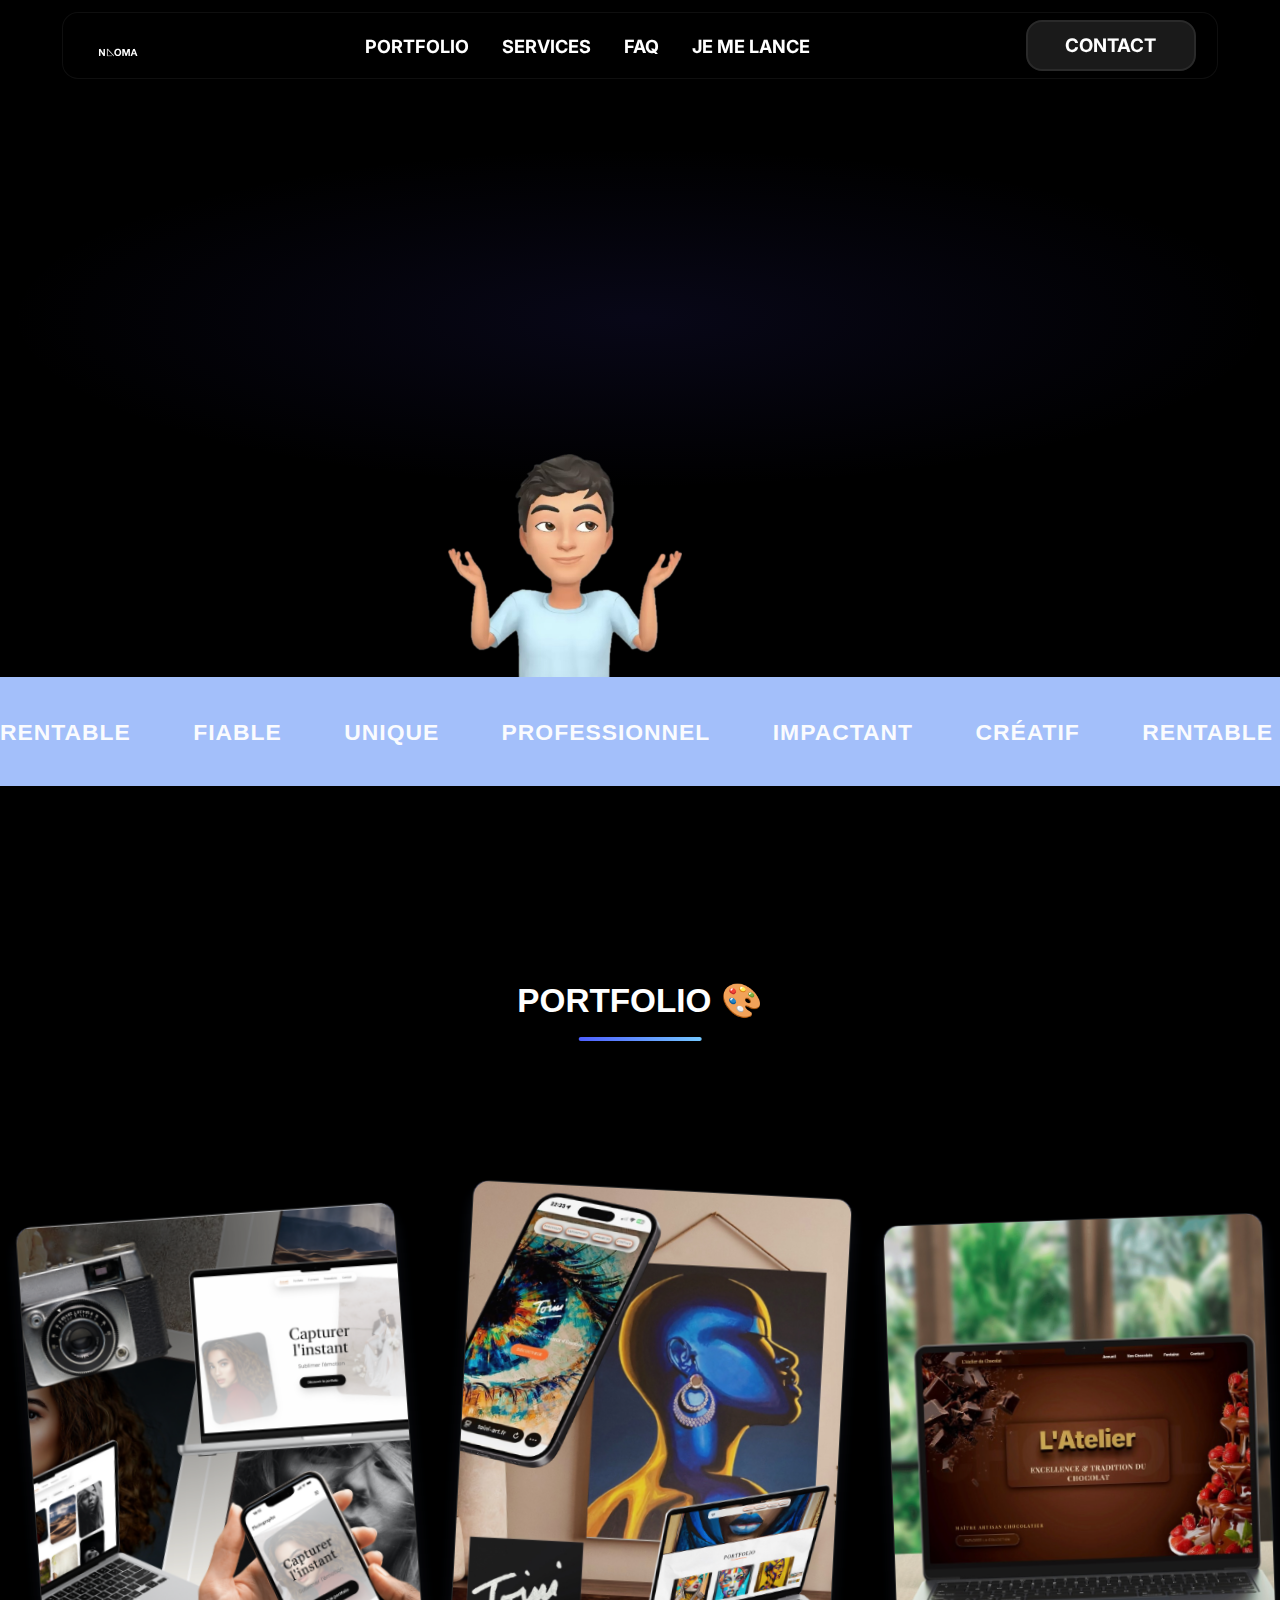
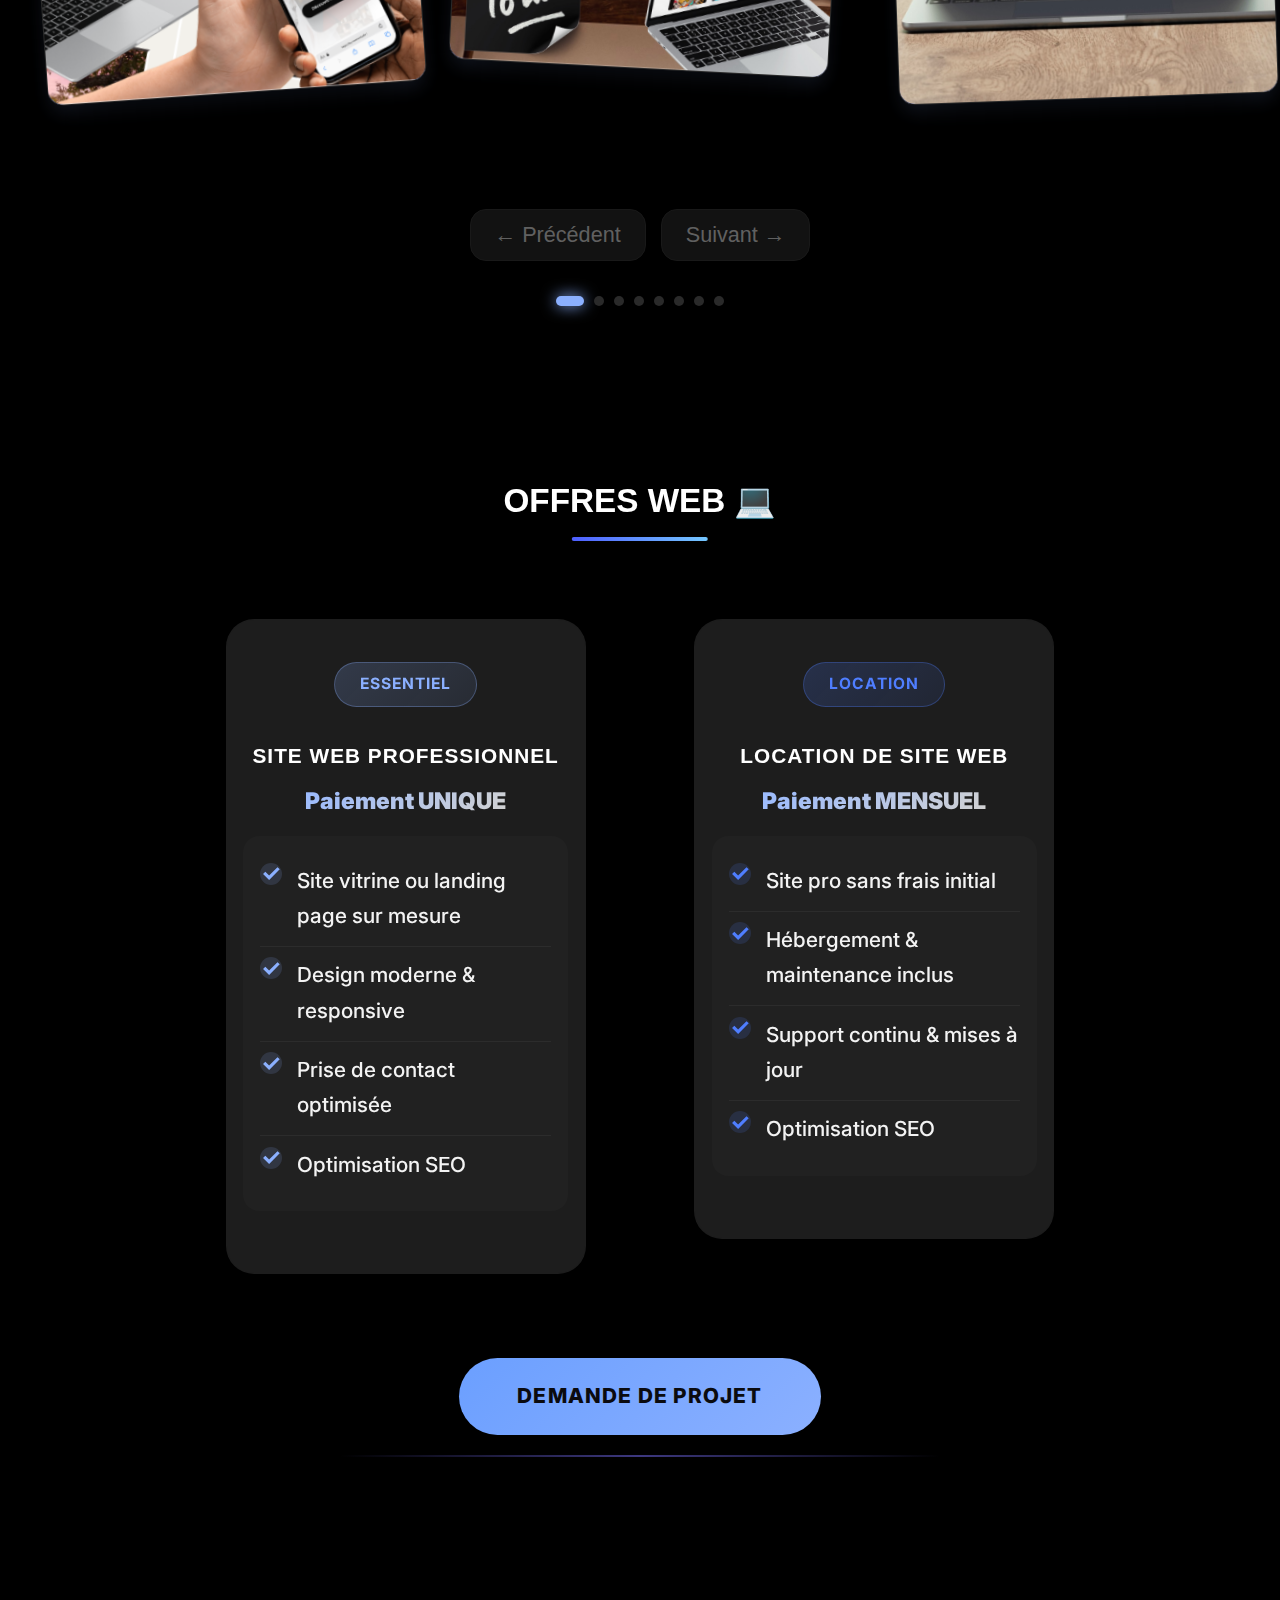
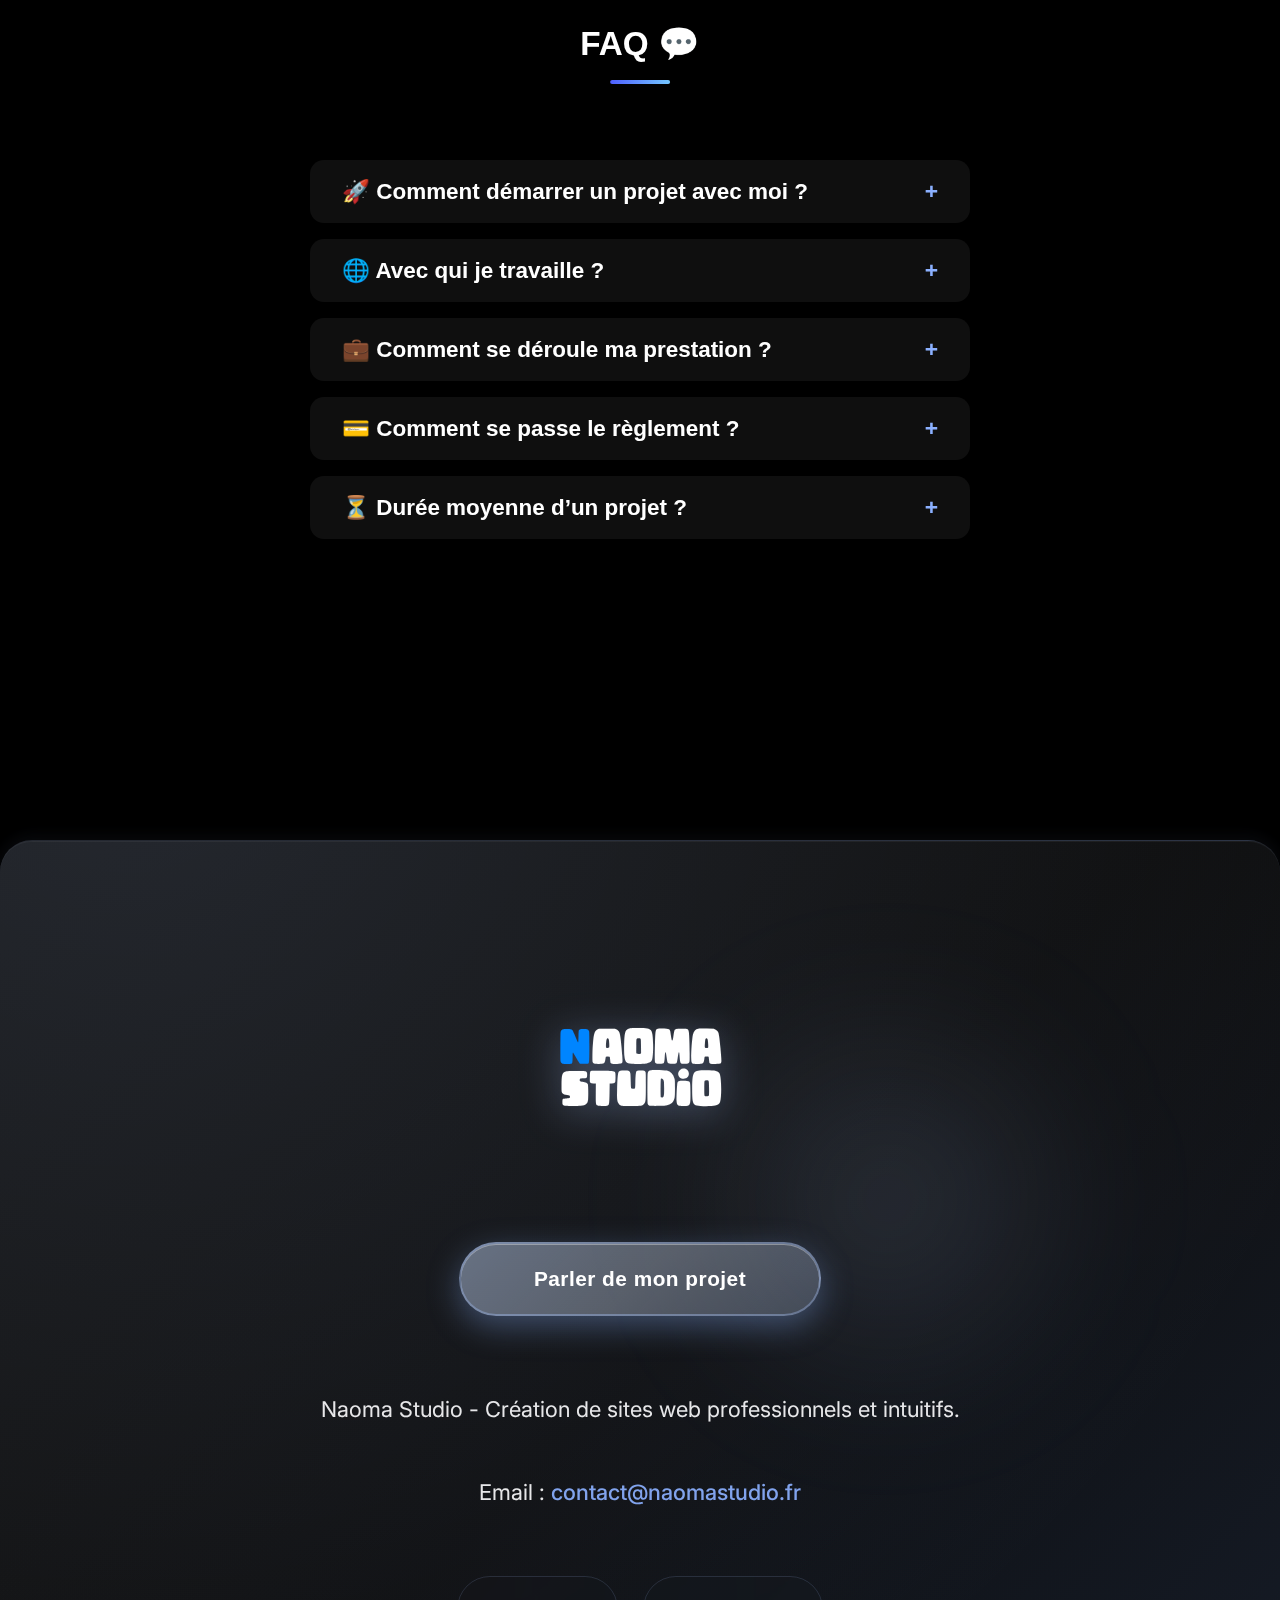
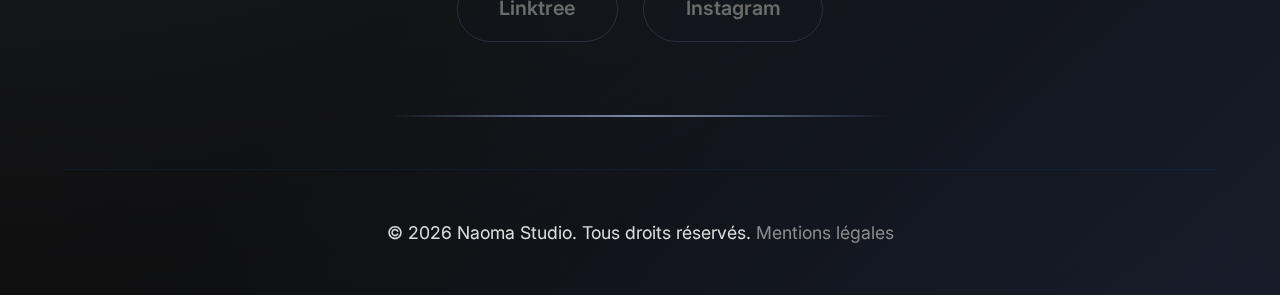
<file: index.html>
<!DOCTYPE html>
<html lang="fr">
<head>
    <meta charset="UTF-8">
    <meta http-equiv="X-UA-Compatible" content="IE=edge">
    <meta name="viewport" content="width=device-width, initial-scale=1.0">

    <!-- SEO de base -->
    <title>Naoma Studio - Créateur de sites web professionnels</title>
    <meta name="description" content="Naoma Studio crée des sites web professionnels, modernes et haut de gamme pour votre entreprise.">
    <meta name="keywords" content="site web, web design, création site internet, NaomaStudio, Naoma Studio, freelance web designer, création site web Bretagne">
    <meta name="author" content="Noa - Naoma Studio">

    <!-- Couleur du thème navigateur -->
    <meta name="theme-color" content="#000000">

      <!-- URL canonique -->
    <link rel="canonical" href="https://www.naomastudio.fr/">


    <!-- Favicon -->
    <link rel="icon" type="image/png" href="favicon-32x32.png">


    <!-- Fonts Google -->
    <link rel="preconnect" href="https://fonts.googleapis.com">
    <link rel="preconnect" href="https://fonts.gstatic.com" crossorigin>
    <link href="https://fonts.googleapis.com/css2?family=Inter:wght@300;400;500;600;700&display=swap" rel="stylesheet">

    <!-- CSS -->
    <link rel="stylesheet" href="style.css">

    <!-- Font Awesome -->
    <link rel="stylesheet" href="https://cdnjs.cloudflare.com/ajax/libs/font-awesome/6.5.0/css/all.min.css">

    <!-- Open Graph / Apple / Réseaux -->
    <meta property="og:title" content="Naoma Studio - Créateur de sites web professionnels">
    <meta property="og:description" content="Naoma Studio crée des sites web modernes et professionnels pour votre entreprise.">
    <meta property="og:type" content="website">
    <meta property="og:url" content="https://www.naomastudio.fr/">
    <meta property="og:image" content="https://www.naomastudio.fr/assets/twit.png">
    <meta property="og:image:width" content="1200">
    <meta property="og:image:height" content="630">
    <meta property="og:image:alt" content="Naoma Studio - Création de sites web">

    <link rel="apple-touch-icon" sizes="180x180" href="/apple-touch-icon.png">

    <link rel="icon" type="image/png" sizes="512x512" href="/icon-512.png">


    <!-- Twitter / X -->
    <meta name="twitter:card" content="summary_large_image">
    <meta name="twitter:title" content="Naoma Studio - Créateur de sites web professionnels">
    <meta name="twitter:description" content="Naoma Studio crée des sites web modernes et professionnels pour votre entreprise.">
    <meta name="twitter:image" content="https://www.naomastudio.fr/assets/twit.png">

</head>


<body>
<!-- Navigation -->
<nav class="navbar">
  <div class="nav-container">
    <a href="#" class="logo">
      <img src="LOGO TEXTE.svg" alt="Logo premium" class="logo-main">
    </a>

    <ul class="nav-menu">
      <li><a href="#portfolio">Portfolio</a></li>
      <li><a href="#services">Services</a></li>
      <li><a href="#FAQ">FAQ</a></li>
      <li><a href="#footer">Je me lance</a></li> <!-- changed -->
    </ul>

<a href="https://wa.me/33768628558" target="_blank">
  <button class="nav-button">
    <span>Contact</span>
  </button>
</a>






    <div class="mobile-menu">
      <span></span>
      <span></span>
      <span></span>
    </div>
  </div>
</nav>


<div class="logo-header">
  <div class="logo-container">
    <img src="LOGO TEXTE.svg" alt="Logo premium" class="logo-main">
  </div>
</div>

<!-- START main: permet de pousser le footer en bas -->
<main class="site-main">

  <!-- Hero Section -->
  <section class="hero">
    <div class="hero-content">
      <!-- Logo SVG ou image libre -->
      <h1 class="hero-title">
          VOTRE <span class="highlight"> PRÉSENCE EN LIGNE</span> SUR-MESURE
      </h1>
      <p class="hero-subtitle" style="margin-top:.5rem;">Des sites internet qui attirent vos clients, renforcent votre image professionnelle et facilitent les contacts.</p>
    </div>
  </section>

  <div class="marquee-wrapper">
    <div class="floating-image">
      <img src="bitmoji2.png" alt="Image flottante">
    </div>

    <div class="marquee-bar">
      <div class="marquee-track">
        <span>Rentable</span>
        <span>Fiable</span>
        <span>Unique</span>
        <span>Professionnel</span>
        <span>Impactant</span>
        <span>Créatif</span>
        
        <!-- Répétition pour boucle infinie parfaite -->
        <span>Rentable</span>
        <span>Fiable</span>
        <span>Unique</span>
        <span>Professionnel</span>
        <span>Impactant</span>
        <span>Créatif</span>

        <span>Rentable</span>
        <span>Fiable</span>
        <span>Unique</span>
        <span>Professionnel</span>
        <span>Impactant</span>
        <span>Créatif</span>
      </div>
    </div>
  </div>




<!-- Section Portfolio défilante -->
<section id="portfolio" class="section">
      <div class="section-header">
      <h2 class="section-title">PORTFOLIO 🎨</h2>
      <div class="scroll-offset"></div>
    </div>
          <div class="gallery-container" id="galleryContainer">
            <div class="gallery-wrapper" id="gallery">
                <!-- Item 1 -->
                <div class="portfolio-item">
                            <img src="portfo0.png" alt="Projet 1" class="item-image">
                    <div class="item-overlay">
                        <div class="item-title">Photographe</div>
                        <div class="item-description">Exemple</div>
                    </div>
                </div>

                <!-- Item 2 -->
                <div class="portfolio-item">
                            <img src="portfo1.jpeg" alt="Projet 2" class="item-image">
                    <div class="item-overlay">
                        <div class="item-title">Artiste</div>
                        <div class="item-description"></div>
                    </div>
                </div>

                <!-- Item 3 -->
                <div class="portfolio-item">
                            <img src="portfo5.jpeg" alt="Projet 3" class="item-image">
                    <div class="item-overlay">
                        <div class="item-title">Chocolatier</div>
                        <div class="item-description">Exemple</div>
                    </div>
                </div>


                <!-- Item 4 -->
                <div class="portfolio-item">
                            <img src="portfo6.jpeg" alt="Projet 4" class="item-image">
                    <div class="item-overlay">
                        <div class="item-title">Carnet</div>
                        <div class="item-description">Exemple</div>
                    </div>
                </div>


                <!-- Item 5 -->
                <div class="portfolio-item">
                            <img src="portfo8.png" alt="Projet 5" class="item-image">
                    <div class="item-overlay">
                        <div class="item-title">Montre</div>
                        <div class="item-description">Exemple</div>
                    </div>
                </div>

                                <!-- Item 6 -->
                <div class="portfolio-item">
                            <img src="portfo7.jpeg" alt="Projet 6" class="item-image">
                    <div class="item-overlay">
                        <div class="item-title">Caviste</div>
                        <div class="item-description">Exemple</div>
                    </div>
                </div>


                                <!-- Item 7 -->
                <div class="portfolio-item">
                            <img src="portfo4.jpeg" alt="Projet 7" class="item-image">
                    <div class="item-overlay">
                        <div class="item-title">Garage</div>
                        <div class="item-description">Exemple</div>
                    </div>
                </div>


                <!-- Item  -->
                <div class="portfolio-item">
                            <img src="plussurinsta.png" alt="Projet" class="item-image">
                    <div class="item-overlay">
                        <div class="item-title">Plus</div>
                        <div class="item-description">
                           ➜ <a href="https://www.instagram.com/naoma.studio" target="_blank" rel="noopener noreferrer" class="highlight-link">@naoma.studio</a>
                        </div>

                    </div>
                </div>
            </div>
        </div>

        <div class="controls">
            <button class="btn" id="prevBtn"><span>← Précédent</span></button>
            <button class="btn" id="nextBtn"><span>Suivant →</span></button>
        </div>

        <div class="dots" id="dots"></div>
    </div>








  <section id="services" class="container"> <!-- changed: container -> section with id="services" -->
    <div class="section-header">
      <h2 class="section-title">OFFRES WEB 💻</h2>
    </div>

    <div class="cards-container">
      
<!-- Offre 1 : Site Web Professionnel (Paiement unique) -->
<div class="offer-card landing">
  <span class="offer-badge">Essentiel</span>
  <span class="offer-icon"></span>
  <h3 class="offer-title">Site Web Professionnel</h3>
  
  <div class="price-container">
    <span class="price">Paiement UNIQUE</span>
  </div>

  <ul class="features-list">
    <li class="feature-item">Site vitrine ou landing page sur mesure</li>
    <li class="feature-item">Design moderne & responsive</li>
    <li class="feature-item">Prise de contact optimisée</li>
    <li class="feature-item">Optimisation SEO</li>
  </ul>

  
</div>

<!-- Offre 2 : Location de Site Web (Abonnement) -->
<div class="offer-card vitrine">
  <span class="offer-badge">Location</span>
  <span class="offer-icon"></span>
  <h3 class="offer-title">Location de Site Web</h3>
  
  <div class="price-container">
    <span class="price">Paiement MENSUEL</span>
  </div>

  <ul class="features-list">
    <li class="feature-item">Site pro sans frais initial</li>
    <li class="feature-item">Hébergement & maintenance inclus</li>
    <li class="feature-item">Support continu & mises à jour</li>
    <li class="feature-item">Optimisation SEO</li>
  </ul>


</div>

    </div>
  </section> <!-- changed: closing tag -->



<div class="btn3-container">
  <a href="https://form.typeform.com/to/pf1MPVRH" target="_blank" class="btn3">
    Demande de projet
  </a>
</div>

  
<div class="separator"></div>




<section class="faq-wrapper" style="display: flex; flex-wrap: wrap; gap: 2rem; align-items: flex-start; margin: 4rem 0;">

  <!-- FAQ à gauche -->
  <div class="faq-section" id="FAQ" style="flex: 1 1 500px; max-width: 700px;">
    <div class="section-header">
      <h2 class="section-title">FAQ 💬</h2>
    </div>

    <div class="faq-item">
      <button class="faq-question">🚀 Comment démarrer un projet avec moi ? <span class="arrow">+</span></button>
      <div class="faq-answer">
        <p>N’hésitez pas à me contacter par mail, WhatsApp ou via mon site. Nous discuterons de vos besoins et je réaliserai un devis adapté.</p>
      </div>
    </div>

    <div class="faq-item">
      <button class="faq-question">🌐 Avec qui je travaille ? <span class="arrow">+</span></button>
      <div class="faq-answer">
        <p>Je travaille avec tous types d’entreprises : indépendants, petites, moyennes et grandes structures.</p>
      </div>
    </div>

    <div class="faq-item">
      <button class="faq-question">💼 Comment se déroule ma prestation ? <span class="arrow">+</span></button>
      <div class="faq-answer">
        <p>Un projet se déroule en plusieurs étapes : d’abord, nous discutons de vos besoins et définissons le cahier des charges. Ensuite, je crée une maquette que vous validez. Puis vient le développement final avec les ajustements nécessaires, pour terminer le projet selon les services demandés.</p>
      </div>
    </div>

    <div class="faq-item">
      <button class="faq-question">💳 Comment se passe le règlement ? <span class="arrow">+</span></button>
      <div class="faq-answer">
        <p>Un acompte est demandé pour démarrer le projet, le reste se règle à la livraison. Si besoin, des facilités de paiement peuvent être envisagées selon le projet.</p>
      </div>
    </div>

    <div class="faq-item">
      <button class="faq-question">⏳ Durée moyenne d’un projet ? <span class="arrow">+</span></button>
      <div class="faq-answer">
        <p>En général, un projet prend entre 1 et 4 semaines selon sa taille et les validations nécessaires. Nous avançons à votre rythme, tout en restant efficaces.</p>
      </div>
    </div>
  </div>

</main>









 <footer id="footer" class="footer"> <!-- added id for anchor target -->
    <!-- Top : Logo + bouton -->
    <div class="footer-top">
      <a href="#" class="footer-logo">
        <img src="logonaomagrasblanc.svg" alt="Naoma Studio">
      </a>
<button class="footer-cta" id="ctaButton">
  <span>Parler de mon projet</span>
</button>

<script>
  document.getElementById('ctaButton').addEventListener('click', function() {
    window.location.href = 'calendly.html';
  });
</script>

    </div>

    <!-- Texte / info -->
    <p class="footer-text">
      Naoma Studio - Création de sites web professionnels et intuitifs. 
      <br><br>
      Email : <a href="mailto:contact@naomastudio.fr">contact@naomastudio.fr</a>
    </p>

    <!-- Réseaux sociaux -->
    <div class="footer-socials">
      <a href="https://linktr.ee/Noa.ppm" class="footer-social" target="_blank" rel="noopener noreferrer">Linktree</a>

      <a href="https://www.instagram.com/naoma.studio" class="footer-social" target="_blank" rel="noopener noreferrer">Instagram</a>
      
    </div>

    <!-- Séparateur -->
    <div class="footer-divider"></div>

    <!-- Bas du footer -->
    <div class="footer-bottom">
      <p>© 2026 Naoma Studio. Tous droits réservés.   <a href="mentionslegales.html" class="footer-legal">Mentions légales</a></p>
    </div>
  </footer>
</body>
 


<!-- REPLACE: all individual script blocks after the footer with a single consolidated safe script -->
<script>
/* Consolidated, defensive scripts to avoid JS errors when elements are missing */
document.addEventListener('DOMContentLoaded', () => {
  /* Smooth scroll for anchor links */
  document.querySelectorAll('a[href^="#"]').forEach(anchor => {
    anchor.addEventListener('click', function (e) {
      const href = this.getAttribute('href');
      if (!href || href === '#') return;
      const target = document.querySelector(href);
      if (target) {
        e.preventDefault();
        const offset = Math.max(0, target.getBoundingClientRect().top + window.pageYOffset - 80);
        window.scrollTo({ top: offset, behavior: 'smooth' });
      }
    });
  });

  /* Mobile menu toggle */
  const mobileMenu = document.querySelector('.mobile-menu');
  const navMenu = document.querySelector('.nav-menu');
  if (mobileMenu && navMenu) {
    mobileMenu.addEventListener('click', () => {
      navMenu.style.display = navMenu.style.display === 'flex' ? 'none' : 'flex';
    });
  }

  /* Navbar background on scroll */
  const navbar = document.querySelector('.navbar');
  window.addEventListener('scroll', () => {
    if (!navbar) return;
    navbar.style.background = window.scrollY > 50 ? 'rgba(15, 15, 15, 0.98)' : 'rgba(15, 15, 15, 0.95)';
  });

  /* Contact form submit (guarded) */
  const contactForm = document.getElementById('contact-form');
  if (contactForm) {
    contactForm.addEventListener('submit', function (e) {
      e.preventDefault();
      const submitBtn = this.querySelector('.submit-btn');
      const originalText = submitBtn ? submitBtn.textContent : '';
      if (submitBtn) { submitBtn.textContent = 'Envoi en cours...'; submitBtn.disabled = true; }
      setTimeout(() => {
        alert("Merci pour votre message ! Je reviens vers vous rapidement.");
        this.reset();
        if (submitBtn) { submitBtn.textContent = originalText; submitBtn.disabled = false; }
      }, 1500);
    });
  }

  /* FAQ toggle */
  document.querySelectorAll('.faq-question').forEach(button => {
    button.addEventListener('click', () => {
      const faqItem = button.parentElement;
      if (faqItem) faqItem.classList.toggle('active');
    });
  });

  /* Highlight animate (guard) */
  const highlight = document.querySelector('.hero-title .highlight');
  if (highlight) {
    highlight.addEventListener('click', () => {
      highlight.classList.add('animate');
      setTimeout(() => highlight.classList.remove('animate'), 500);
    });
  }

  /* Logo flip (guard) */
  const logo = document.querySelector('.logo-main');
  const logoContainer = document.querySelector('.logo-container');
  if (logo && logoContainer) {
    logoContainer.addEventListener('pointerdown', () => {
      logo.classList.add('flipped');
      setTimeout(() => {
        const src = logo.getAttribute('src') || '';
        logo.setAttribute('src', src.includes('LOGO.svg') && !src.includes('TEXTE') ? 'LOGO TEXTE.svg' : 'LOGO.svg');
        logo.classList.remove('flipped');
      }, 300);
    });
  }

  /* Headings micro-interaction */
  document.querySelectorAll('h1, h2, h3, h4, h5, h6').forEach(heading => {
    heading.addEventListener('mouseenter', () => heading.style.transform = 'scale(1.05)');
    heading.addEventListener('mouseleave', () => heading.style.transform = 'scale(1)');
    heading.addEventListener('pointerdown', () => {
      heading.style.transform = 'scale(1.05)';
      setTimeout(() => heading.style.transform = 'scale(1)', 200);
    });
  });

  /* service-includes click (guard) */
  const includesItems = document.querySelectorAll('.service-includes li');
  if (includesItems.length) {
    includesItems.forEach(item => {
      item.addEventListener('click', () => {
        includesItems.forEach(i => i.style.color = 'var(--text-secondary)');
        item.style.color = '#fff';
      });
    });
  }

  /* CTA and feature interactions (guarded) */
  document.querySelectorAll('.cta-button').forEach(btn => {
    btn.addEventListener('click', function () {
      const card = this.closest('.offer-card');
      const offerType = card && card.classList.contains('landing') ? 'Landing Page' : 'Site Vitrine';
      this.style.transform = 'scale(0.95)';
      setTimeout(() => { this.style.transform = 'scale(1.05)'; alert(`Vous avez choisi l'offre : ${offerType}`); }, 120);
    });
  });
  document.querySelectorAll('.feature-item').forEach(item => {
    item.addEventListener('click', () => {
      item.style.transform = 'translateX(5px)';
      setTimeout(() => item.style.transform = 'translateX(0)', 200);
    });
  });

  /* Modal open/close (guarded) */
  const profileModal = document.getElementById('profileModal');
  const profileBtn = document.querySelector('.profile-btn');
  if (profileBtn && profileModal) {
    profileBtn.addEventListener('click', () => profileModal.style.display = 'block');
    profileModal.querySelector('.close')?.addEventListener('click', () => profileModal.style.display = 'none');
    window.addEventListener('click', (e) => { if (e.target === profileModal) profileModal.style.display = 'none'; });
  }

  /* Gallery / carousel (guarded) */
  const galleryContainer = document.getElementById('galleryContainer');
  const items = galleryContainer ? galleryContainer.querySelectorAll('.portfolio-item') : [];
  const prevBtn = document.getElementById('prevBtn');
  const nextBtn = document.getElementById('nextBtn');
  const dotsContainer = document.getElementById('dots');

  if (galleryContainer && items.length) {
    let currentIndex = 0;
    const createDots = () => {
      if (!dotsContainer) return;
      dotsContainer.innerHTML = '';
      items.forEach((_, i) => {
        const dot = document.createElement('div');
        dot.className = 'dot';
        if (i === 0) dot.classList.add('active');
        dot.addEventListener('click', () => scrollToItem(i));
        dotsContainer.appendChild(dot);
      });
    };

    const updateDots = () => {
      const dots = dotsContainer ? Array.from(dotsContainer.children) : [];
      dots.forEach((dot, i) => dot.classList.toggle('active', i === currentIndex));
    };

    const scrollToItem = (index) => {
      currentIndex = Math.max(0, Math.min(items.length - 1, index));
      const item = items[currentIndex];
      const containerRect = galleryContainer.getBoundingClientRect();
      const itemRect = item.getBoundingClientRect();
      const targetScroll = galleryContainer.scrollLeft + (itemRect.left + itemRect.width / 2 - (containerRect.left + containerRect.width / 2));
      galleryContainer.scrollTo({ left: targetScroll, behavior: 'smooth' });
      updateDots();
    };

    createDots();
    if (prevBtn) prevBtn.addEventListener('click', () => scrollToItem(currentIndex - 1));
    if (nextBtn) nextBtn.addEventListener('click', () => scrollToItem(currentIndex + 1));
    galleryContainer.addEventListener('scroll', () => {
      // throttle-like minimal update: recompute nearest
      let closest = 0, minD = Infinity;
      const containerRect = galleryContainer.getBoundingClientRect();
      items.forEach((item, i) => {
        const rect = item.getBoundingClientRect();
        const center = rect.left + rect.width / 2;
        const containerCenter = containerRect.left + containerRect.width / 2;
        const d = Math.abs(center - containerCenter);
        if (d < minD) { minD = d; closest = i; }
      });
      currentIndex = closest;
      updateDots();
    });

    // drag to scroll
    let isDown = false, startX = 0, scrollLeft = 0;
    galleryContainer.addEventListener('mousedown', (e) => { isDown = true; startX = e.pageX - galleryContainer.offsetLeft; scrollLeft = galleryContainer.scrollLeft; });
    galleryContainer.addEventListener('mouseleave', () => isDown = false);
    galleryContainer.addEventListener('mouseup', () => isDown = false);
    galleryContainer.addEventListener('mousemove', (e) => {
      if (!isDown) return;
      e.preventDefault();
      const x = e.pageX - galleryContainer.offsetLeft;
      const walk = (x - startX) * 2;
      galleryContainer.scrollLeft = scrollLeft - walk;
    });

    // initial center
    setTimeout(() => scrollToItem(0), 100);
  }

  /* setupCard: only if the expected elements exist */
  function setupCardIfExists(cardNumber) {
    const icon = document.querySelector(`#service-icon-${cardNumber}`);
    if (!icon) return;
    const card = icon.closest('.service-card');
    if (!card) return;
    const buttons = card.querySelectorAll('.option-btn');
    const slider = card.querySelector('.option-slider');
    const texts = card.querySelectorAll('.option-text');
    const price = card.querySelector('.service-price');

    buttons.forEach((btn, index) => {
      btn.addEventListener('click', () => {
        const option = btn.dataset.option || '';
        buttons.forEach(b => b.classList.remove('active'));
        btn.classList.add('active');
        if (slider) { slider.style.left = index * 50 + '%'; slider.classList.toggle('tranquilite', option.includes('gere')); slider.classList.toggle('autonome', option.includes('transfere')); }
        texts.forEach(t => t.style.display = 'none');
        const target = document.getElementById(option);
        if (target) target.style.display = 'block';
        if (price) {
          if (option.includes('transfere')) { price.textContent = cardNumber === '1' ? '600€' : '1000€'; price.classList.add('autonome'); price.classList.remove('tranquilite'); }
          else { price.textContent = cardNumber === '1' ? '500€' : '900€'; price.classList.add('tranquilite'); price.classList.remove('autonome'); }
        }
        if (card) { card.classList.toggle('autonome', option.includes('transfere')); card.classList.toggle('tranquilite', option.includes('gere')); }
      });
    });
  }
  setupCardIfExists('1');
  setupCardIfExists('2');

}); /* DOMContentLoaded end */
</script>
<!-- end consolidated scripts -->

<script>
  const isMobile = window.matchMedia("(hover: none) and (pointer: coarse)").matches;

if (isMobile) {
  document.querySelectorAll('.portfolio-item').forEach(item => {
    let dragged = false;

    item.addEventListener('mousedown', () => dragged = false);
    item.addEventListener('mousemove', () => dragged = true);

    item.addEventListener('click', (e) => {
      if (dragged) return; // ignorer drag

      // ajouter la classe active
      item.classList.add('active');

      // retirer après 2 secondes
      setTimeout(() => {
        item.classList.remove('active');
      }, 2000);
    });
  });
}

</script>


<script>
const cards = document.querySelectorAll('.simple-card');
const nums = document.querySelectorAll('.simple-num');
let done = false;

function animateSimple() {
  const trigger = window.innerHeight * 0.8;

  cards.forEach((card, i) => {
    const top = card.getBoundingClientRect().top;
    if (top < trigger && !card.classList.contains('visible')) {
      setTimeout(() => card.classList.add('visible'), i * 120);

      const num = nums[i];
      let target = +num.dataset.target;
      let count = 0;
      const step = target / 50;

      const inc = () => {
        count += step;
        num.innerText = Math.ceil(count);
        if (count < target) requestAnimationFrame(inc);
      };
      inc();
    }
  });
}

window.addEventListener('scroll', animateSimple);
</script>


</html>
<!-- end consolidated scripts -->

</html>
</file>
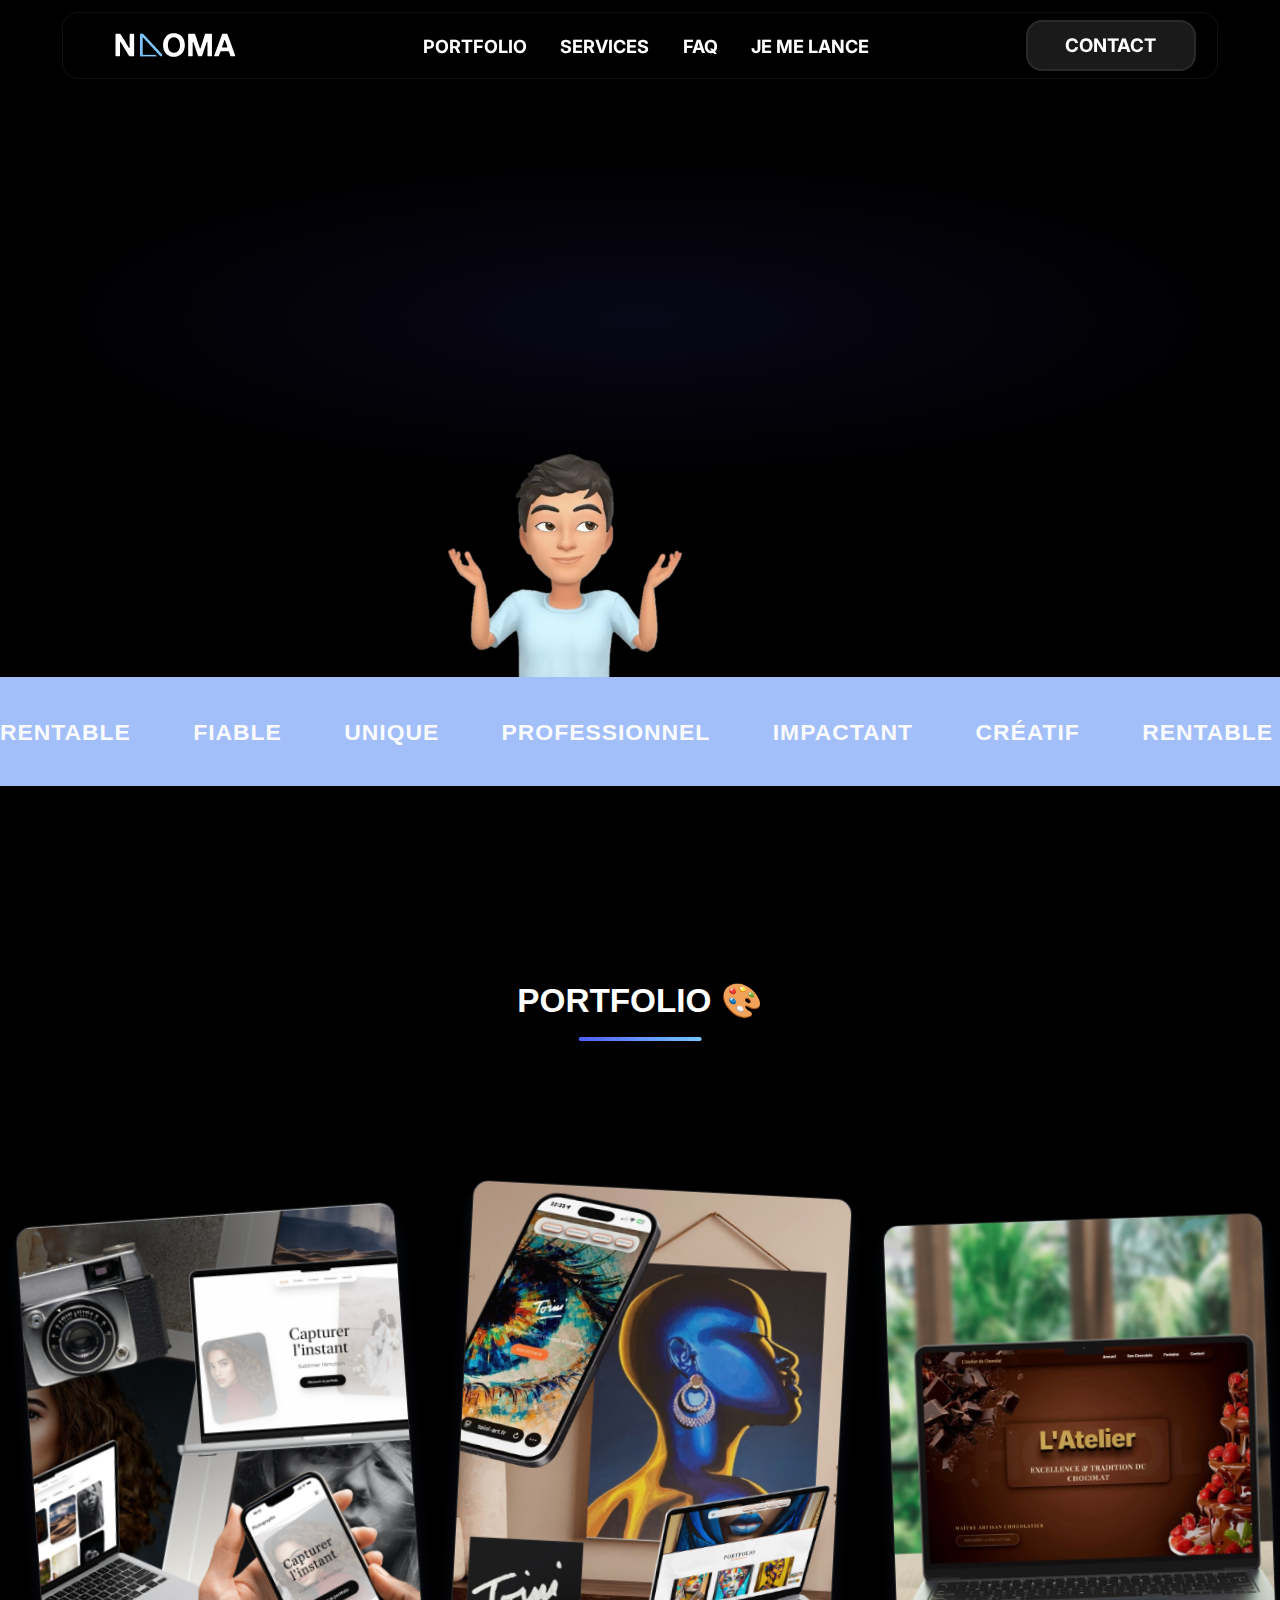
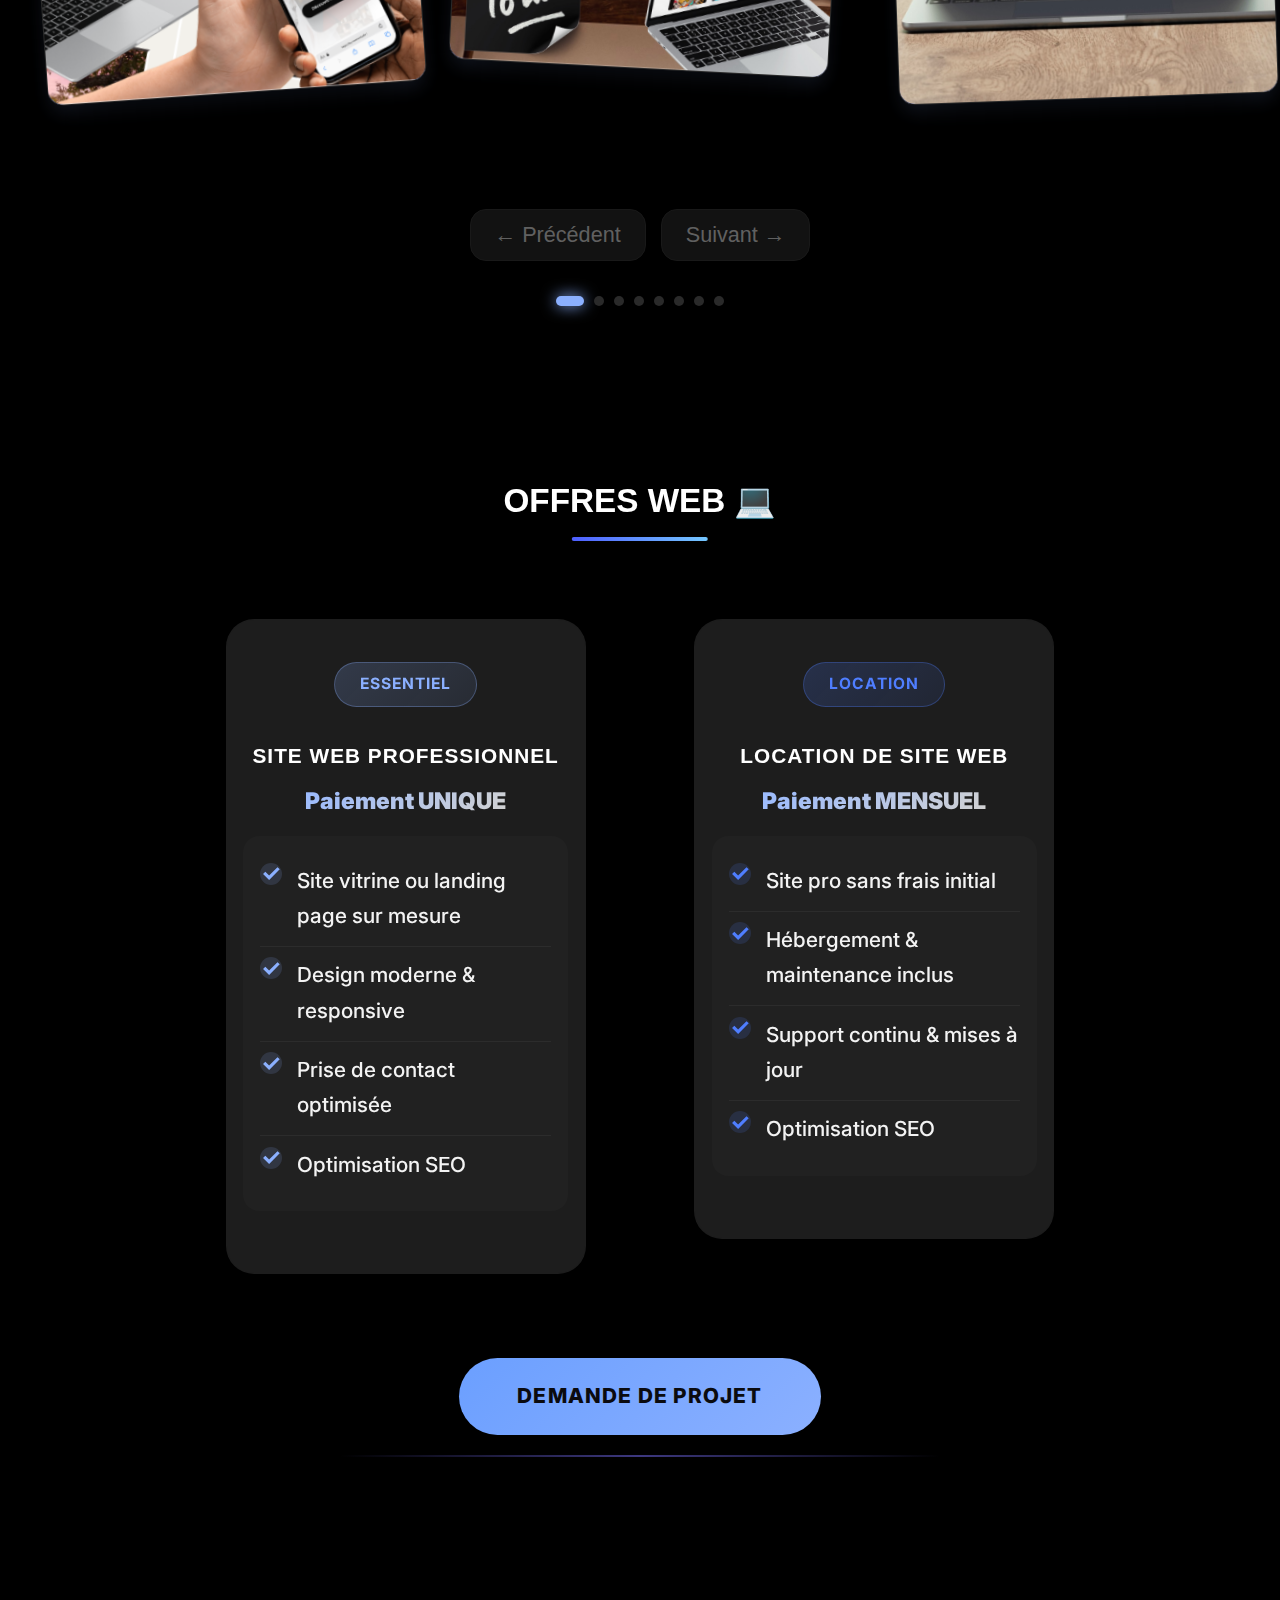
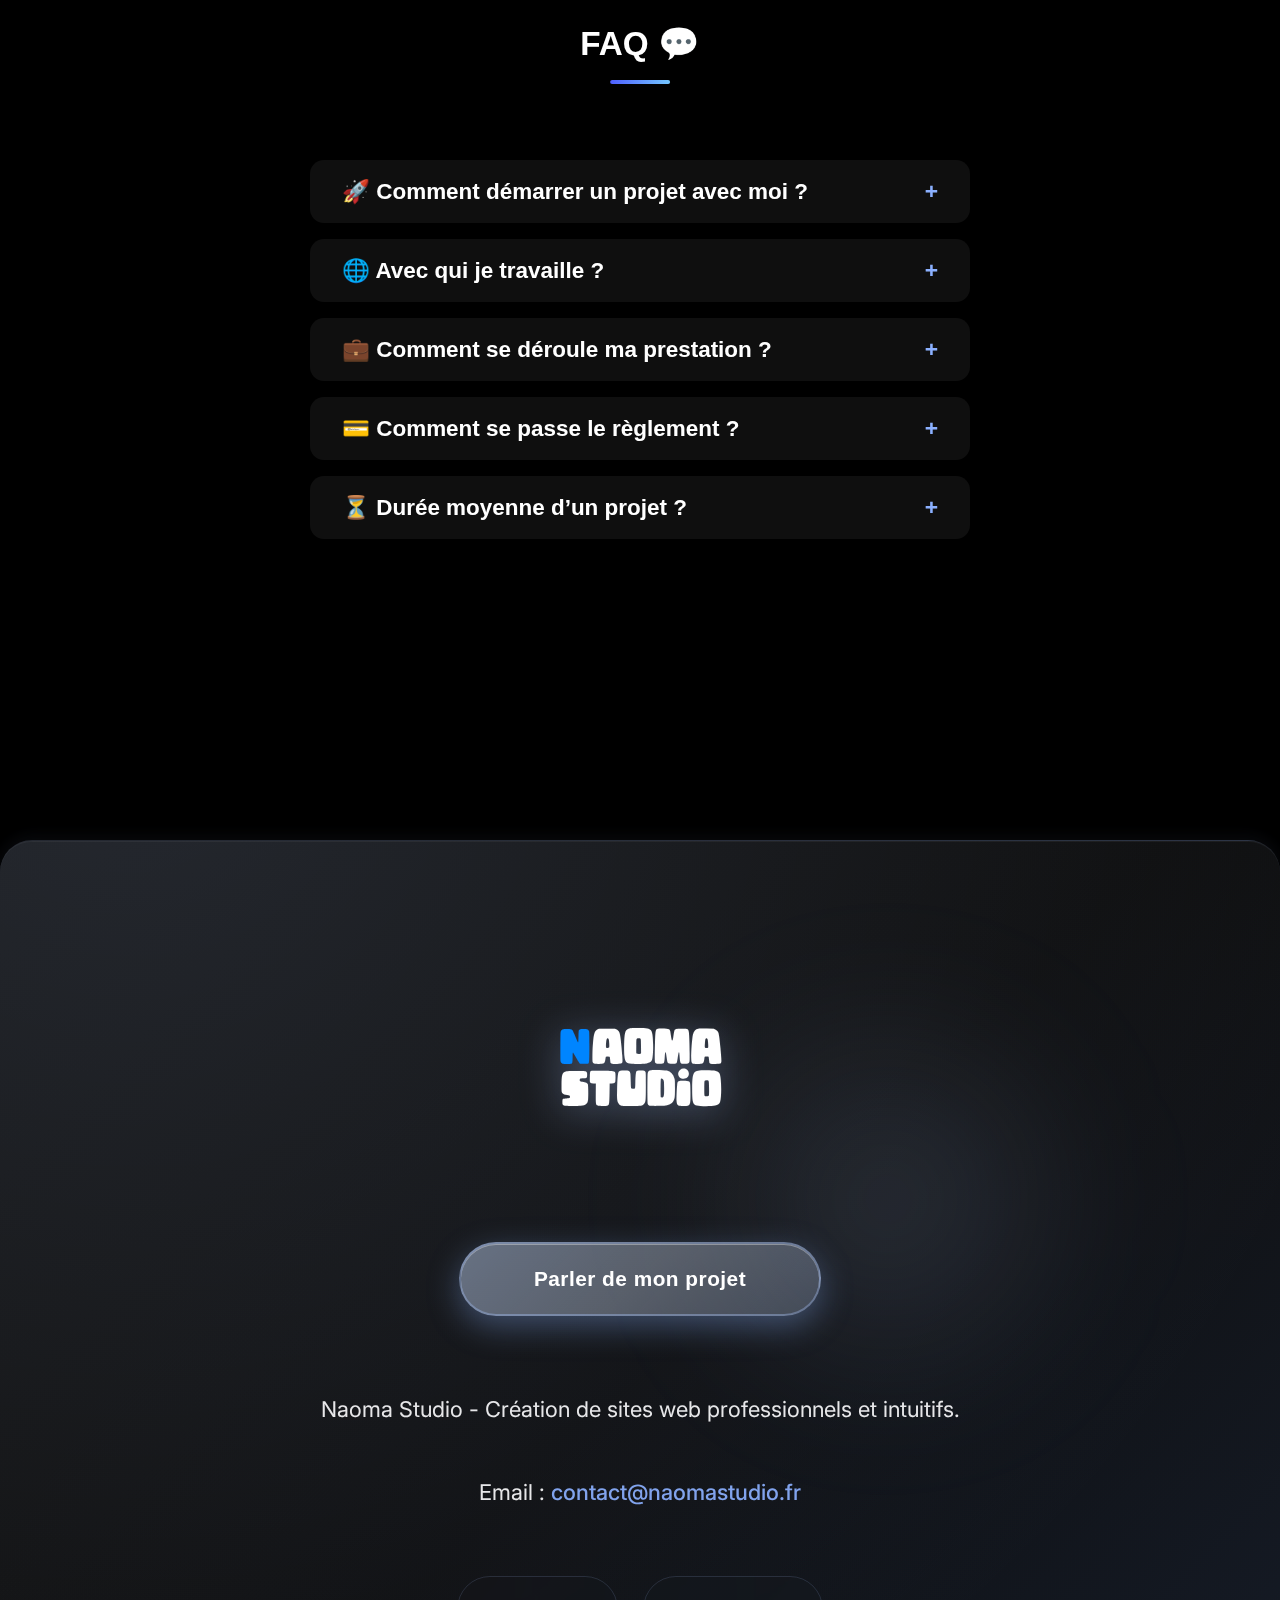
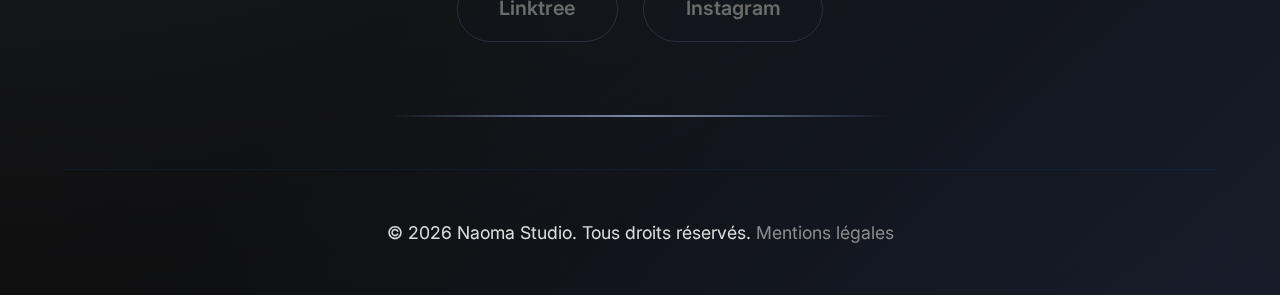
<file: mon site 8(mise a jour portfolio )/index.html>
<!DOCTYPE html>
<html lang="fr">
<head>
    <meta charset="UTF-8">
    <meta http-equiv="X-UA-Compatible" content="IE=edge">
    <meta name="viewport" content="width=device-width, initial-scale=1.0">

    <!-- SEO de base -->
    <title>Naoma Studio - Créateur de sites web professionnels</title>
    <meta name="description" content="Naoma Studio crée des sites web professionnels, modernes et haut de gamme pour votre entreprise.">
    <meta name="keywords" content="site web, web design, création site internet, NaomaStudio, Naoma Studio, freelance web designer, création site web Bretagne">
    <meta name="author" content="Noa - Naoma Studio">

    <!-- Couleur du thème navigateur -->
    <meta name="theme-color" content="#000000">

      <!-- URL canonique -->
    <link rel="canonical" href="https://www.naomastudio.fr/">


    <!-- Favicon -->
    <link rel="icon" type="image/png" href="favicon-32x32.png">


    <!-- Fonts Google -->
    <link rel="preconnect" href="https://fonts.googleapis.com">
    <link rel="preconnect" href="https://fonts.gstatic.com" crossorigin>
    <link href="https://fonts.googleapis.com/css2?family=Inter:wght@300;400;500;600;700&display=swap" rel="stylesheet">

    <!-- CSS -->
    <link rel="stylesheet" href="style.css">

    <!-- Font Awesome -->
    <link rel="stylesheet" href="https://cdnjs.cloudflare.com/ajax/libs/font-awesome/6.5.0/css/all.min.css">

    <!-- Open Graph / Apple / Réseaux -->
    <meta property="og:title" content="Naoma Studio - Créateur de sites web professionnels">
    <meta property="og:description" content="Naoma Studio crée des sites web modernes et professionnels pour votre entreprise.">
    <meta property="og:type" content="website">
    <meta property="og:url" content="https://www.naomastudio.fr/">
    <meta property="og:image" content="https://www.naomastudio.fr/assets/twit.png">
    <meta property="og:image:width" content="1200">
    <meta property="og:image:height" content="630">
    <meta property="og:image:alt" content="Naoma Studio - Création de sites web">

    <link rel="apple-touch-icon" sizes="180x180" href="/apple-touch-icon.png">

    <link rel="icon" type="image/png" sizes="512x512" href="/icon-512.png">


    <!-- Twitter / X -->
    <meta name="twitter:card" content="summary_large_image">
    <meta name="twitter:title" content="Naoma Studio - Créateur de sites web professionnels">
    <meta name="twitter:description" content="Naoma Studio crée des sites web modernes et professionnels pour votre entreprise.">
    <meta name="twitter:image" content="https://www.naomastudio.fr/assets/twit.png">

</head>


<body>
<!-- Navigation -->
<nav class="navbar">
  <div class="nav-container">
    <a href="#" class="logo">
      <img src="LOGO TEXTE.svg" alt="Logo premium" class="logo-main">
    </a>

    <ul class="nav-menu">
      <li><a href="#portfolio">Portfolio</a></li>
      <li><a href="#services">Services</a></li>
      <li><a href="#FAQ">FAQ</a></li>
      <li><a href="#footer">Je me lance</a></li> <!-- changed -->
    </ul>

<a href="https://wa.me/33768628558" target="_blank">
  <button class="nav-button">
    <span>Contact</span>
  </button>
</a>






    <div class="mobile-menu">
      <span></span>
      <span></span>
      <span></span>
    </div>
  </div>
</nav>


<div class="logo-header">
  <div class="logo-container">
    <img src="LOGO TEXTE.svg" alt="Logo premium" class="logo-main">
  </div>
</div>

<!-- START main: permet de pousser le footer en bas -->
<main class="site-main">

  <!-- Hero Section -->
  <section class="hero">
    <div class="hero-content">
      <!-- Logo SVG ou image libre -->
      <h1 class="hero-title">
          VOTRE <span class="highlight"> PRÉSENCE EN LIGNE</span> SUR-MESURE
      </h1>
      <p class="hero-subtitle" style="margin-top:.5rem;">Des sites internet qui attirent vos clients, renforcent votre image professionnelle et facilitent les contacts.</p>
    </div>
  </section>

  <div class="marquee-wrapper">
    <div class="floating-image">
      <img src="bitmoji2.png" alt="Image flottante">
    </div>

    <div class="marquee-bar">
      <div class="marquee-track">
        <span>Rentable</span>
        <span>Fiable</span>
        <span>Unique</span>
        <span>Professionnel</span>
        <span>Impactant</span>
        <span>Créatif</span>
        
        <!-- Répétition pour boucle infinie parfaite -->
        <span>Rentable</span>
        <span>Fiable</span>
        <span>Unique</span>
        <span>Professionnel</span>
        <span>Impactant</span>
        <span>Créatif</span>

        <span>Rentable</span>
        <span>Fiable</span>
        <span>Unique</span>
        <span>Professionnel</span>
        <span>Impactant</span>
        <span>Créatif</span>
      </div>
    </div>
  </div>




<!-- Section Portfolio défilante -->
<section id="portfolio" class="section">
      <div class="section-header">
      <h2 class="section-title">PORTFOLIO 🎨</h2>
      <div class="scroll-offset"></div>
    </div>
          <div class="gallery-container" id="galleryContainer">
            <div class="gallery-wrapper" id="gallery">
                <!-- Item 1 -->
                <div class="portfolio-item">
                            <img src="portfo0.png" alt="Projet 1" class="item-image">
                    <div class="item-overlay">
                        <div class="item-title">Photographe</div>
                        <div class="item-description">Exemple</div>
                    </div>
                </div>

                <!-- Item 2 -->
                <div class="portfolio-item">
                            <img src="portfo1.jpeg" alt="Projet 2" class="item-image">
                    <div class="item-overlay">
                        <div class="item-title">Artiste</div>
                        <div class="item-description"></div>
                    </div>
                </div>

                <!-- Item 3 -->
                <div class="portfolio-item">
                            <img src="portfo5.jpeg" alt="Projet 3" class="item-image">
                    <div class="item-overlay">
                        <div class="item-title">Chocolatier</div>
                        <div class="item-description">Exemple</div>
                    </div>
                </div>


                <!-- Item 4 -->
                <div class="portfolio-item">
                            <img src="portfo6.jpeg" alt="Projet 4" class="item-image">
                    <div class="item-overlay">
                        <div class="item-title">Carnet</div>
                        <div class="item-description">Exemple</div>
                    </div>
                </div>


                <!-- Item 5 -->
                <div class="portfolio-item">
                            <img src="portfo8.png" alt="Projet 4" class="item-image">
                    <div class="item-overlay">
                        <div class="item-title">Montre</div>
                        <div class="item-description">Exemple</div>
                    </div>
                </div>

                                <!-- Item 6 -->
                <div class="portfolio-item">
                            <img src="portfo7.jpeg" alt="Projet 4" class="item-image">
                    <div class="item-overlay">
                        <div class="item-title">Caviste</div>
                        <div class="item-description">Exemple</div>
                    </div>
                </div>


                                <!-- Item 7 -->
                <div class="portfolio-item">
                            <img src="portfo4.jpeg" alt="Projet 4" class="item-image">
                    <div class="item-overlay">
                        <div class="item-title">Garage</div>
                        <div class="item-description">Exemple</div>
                    </div>
                </div>

                



                <!-- Item  -->
                <div class="portfolio-item">
                            <img src="plussurinsta.png" alt="Projet" class="item-image">
                    <div class="item-overlay">
                        <div class="item-title">Plus</div>
                        <div class="item-description">
                           ➜ <a href="https://www.instagram.com/naoma.studio" target="_blank" rel="noopener noreferrer" class="highlight-link">@naoma.studio</a>
                        </div>

                    </div>
                </div>
            </div>
        </div>

        <div class="controls">
            <button class="btn" id="prevBtn"><span>← Précédent</span></button>
            <button class="btn" id="nextBtn"><span>Suivant →</span></button>
        </div>

        <div class="dots" id="dots"></div>
    </div>








  <section id="services" class="container"> <!-- changed: container -> section with id="services" -->
    <div class="section-header">
      <h2 class="section-title">OFFRES WEB 💻</h2>
    </div>

    <div class="cards-container">
      
<!-- Offre 1 : Site Web Professionnel (Paiement unique) -->
<div class="offer-card landing">
  <span class="offer-badge">Essentiel</span>
  <span class="offer-icon"></span>
  <h3 class="offer-title">Site Web Professionnel</h3>
  
  <div class="price-container">
    <span class="price">Paiement UNIQUE</span>
  </div>

  <ul class="features-list">
    <li class="feature-item">Site vitrine ou landing page sur mesure</li>
    <li class="feature-item">Design moderne & responsive</li>
    <li class="feature-item">Prise de contact optimisée</li>
    <li class="feature-item">Optimisation SEO</li>
  </ul>

  
</div>

<!-- Offre 2 : Location de Site Web (Abonnement) -->
<div class="offer-card vitrine">
  <span class="offer-badge">Location</span>
  <span class="offer-icon"></span>
  <h3 class="offer-title">Location de Site Web</h3>
  
  <div class="price-container">
    <span class="price">Paiement MENSUEL</span>
  </div>

  <ul class="features-list">
    <li class="feature-item">Site pro sans frais initial</li>
    <li class="feature-item">Hébergement & maintenance inclus</li>
    <li class="feature-item">Support continu & mises à jour</li>
    <li class="feature-item">Optimisation SEO</li>
  </ul>


</div>

    </div>
  </section> <!-- changed: closing tag -->



<div class="btn3-container">
  <a href="https://form.typeform.com/to/pf1MPVRH" target="_blank" class="btn3">
    Demande de projet
  </a>
</div>

  
<div class="separator"></div>




<section class="faq-wrapper" style="display: flex; flex-wrap: wrap; gap: 2rem; align-items: flex-start; margin: 4rem 0;">

  <!-- FAQ à gauche -->
  <div class="faq-section" id="FAQ" style="flex: 1 1 500px; max-width: 700px;">
    <div class="section-header">
      <h2 class="section-title">FAQ 💬</h2>
    </div>

    <div class="faq-item">
      <button class="faq-question">🚀 Comment démarrer un projet avec moi ? <span class="arrow">+</span></button>
      <div class="faq-answer">
        <p>N’hésitez pas à me contacter par mail, WhatsApp ou via mon site. Nous discuterons de vos besoins et je réaliserai un devis adapté.</p>
      </div>
    </div>

    <div class="faq-item">
      <button class="faq-question">🌐 Avec qui je travaille ? <span class="arrow">+</span></button>
      <div class="faq-answer">
        <p>Je travaille avec tous types d’entreprises : indépendants, petites, moyennes et grandes structures.</p>
      </div>
    </div>

    <div class="faq-item">
      <button class="faq-question">💼 Comment se déroule ma prestation ? <span class="arrow">+</span></button>
      <div class="faq-answer">
        <p>Un projet se déroule en plusieurs étapes : d’abord, nous discutons de vos besoins et définissons le cahier des charges. Ensuite, je crée une maquette que vous validez. Puis vient le développement final avec les ajustements nécessaires, pour terminer le projet selon les services demandés.</p>
      </div>
    </div>

    <div class="faq-item">
      <button class="faq-question">💳 Comment se passe le règlement ? <span class="arrow">+</span></button>
      <div class="faq-answer">
        <p>Un acompte est demandé pour démarrer le projet, le reste se règle à la livraison. Si besoin, des facilités de paiement peuvent être envisagées selon le projet.</p>
      </div>
    </div>

    <div class="faq-item">
      <button class="faq-question">⏳ Durée moyenne d’un projet ? <span class="arrow">+</span></button>
      <div class="faq-answer">
        <p>En général, un projet prend entre 1 et 4 semaines selon sa taille et les validations nécessaires. Nous avançons à votre rythme, tout en restant efficaces.</p>
      </div>
    </div>
  </div>

</main>









 <footer id="footer" class="footer"> <!-- added id for anchor target -->
    <!-- Top : Logo + bouton -->
    <div class="footer-top">
      <a href="#" class="footer-logo">
        <img src="logonaomagrasblanc.svg" alt="Naoma Studio">
      </a>
<button class="footer-cta" id="ctaButton">
  <span>Parler de mon projet</span>
</button>

<script>
  document.getElementById('ctaButton').addEventListener('click', function() {
    window.location.href = 'calendly.html';
  });
</script>

    </div>

    <!-- Texte / info -->
    <p class="footer-text">
      Naoma Studio - Création de sites web professionnels et intuitifs. 
      <br><br>
      Email : <a href="mailto:contact@naomastudio.fr">contact@naomastudio.fr</a>
    </p>

    <!-- Réseaux sociaux -->
    <div class="footer-socials">
      <a href="https://linktr.ee/Noa.ppm" class="footer-social" target="_blank" rel="noopener noreferrer">Linktree</a>

      <a href="https://www.instagram.com/naoma.studio" class="footer-social" target="_blank" rel="noopener noreferrer">Instagram</a>
      
    </div>

    <!-- Séparateur -->
    <div class="footer-divider"></div>

    <!-- Bas du footer -->
    <div class="footer-bottom">
      <p>© 2026 Naoma Studio. Tous droits réservés.   <a href="mentionslegales.html" class="footer-legal">Mentions légales</a></p>
    </div>
  </footer>
</body>
 


<!-- REPLACE: all individual script blocks after the footer with a single consolidated safe script -->
<script>
/* Consolidated, defensive scripts to avoid JS errors when elements are missing */
document.addEventListener('DOMContentLoaded', () => {
  /* Smooth scroll for anchor links */
  document.querySelectorAll('a[href^="#"]').forEach(anchor => {
    anchor.addEventListener('click', function (e) {
      const href = this.getAttribute('href');
      if (!href || href === '#') return;
      const target = document.querySelector(href);
      if (target) {
        e.preventDefault();
        const offset = Math.max(0, target.getBoundingClientRect().top + window.pageYOffset - 80);
        window.scrollTo({ top: offset, behavior: 'smooth' });
      }
    });
  });

  /* Mobile menu toggle */
  const mobileMenu = document.querySelector('.mobile-menu');
  const navMenu = document.querySelector('.nav-menu');
  if (mobileMenu && navMenu) {
    mobileMenu.addEventListener('click', () => {
      navMenu.style.display = navMenu.style.display === 'flex' ? 'none' : 'flex';
    });
  }

  /* Navbar background on scroll */
  const navbar = document.querySelector('.navbar');
  window.addEventListener('scroll', () => {
    if (!navbar) return;
    navbar.style.background = window.scrollY > 50 ? 'rgba(15, 15, 15, 0.98)' : 'rgba(15, 15, 15, 0.95)';
  });

  /* Contact form submit (guarded) */
  const contactForm = document.getElementById('contact-form');
  if (contactForm) {
    contactForm.addEventListener('submit', function (e) {
      e.preventDefault();
      const submitBtn = this.querySelector('.submit-btn');
      const originalText = submitBtn ? submitBtn.textContent : '';
      if (submitBtn) { submitBtn.textContent = 'Envoi en cours...'; submitBtn.disabled = true; }
      setTimeout(() => {
        alert("Merci pour votre message ! Je reviens vers vous rapidement.");
        this.reset();
        if (submitBtn) { submitBtn.textContent = originalText; submitBtn.disabled = false; }
      }, 1500);
    });
  }

  /* FAQ toggle */
  document.querySelectorAll('.faq-question').forEach(button => {
    button.addEventListener('click', () => {
      const faqItem = button.parentElement;
      if (faqItem) faqItem.classList.toggle('active');
    });
  });

  /* Highlight animate (guard) */
  const highlight = document.querySelector('.hero-title .highlight');
  if (highlight) {
    highlight.addEventListener('click', () => {
      highlight.classList.add('animate');
      setTimeout(() => highlight.classList.remove('animate'), 500);
    });
  }

  /* Logo flip (guard) */
  const logo = document.querySelector('.logo-main');
  const logoContainer = document.querySelector('.logo-container');
  if (logo && logoContainer) {
    logoContainer.addEventListener('pointerdown', () => {
      logo.classList.add('flipped');
      setTimeout(() => {
        const src = logo.getAttribute('src') || '';
        logo.setAttribute('src', src.includes('LOGO.svg') && !src.includes('TEXTE') ? 'LOGO TEXTE.svg' : 'LOGO.svg');
        logo.classList.remove('flipped');
      }, 300);
    });
  }

  /* Headings micro-interaction */
  document.querySelectorAll('h1, h2, h3, h4, h5, h6').forEach(heading => {
    heading.addEventListener('mouseenter', () => heading.style.transform = 'scale(1.05)');
    heading.addEventListener('mouseleave', () => heading.style.transform = 'scale(1)');
    heading.addEventListener('pointerdown', () => {
      heading.style.transform = 'scale(1.05)';
      setTimeout(() => heading.style.transform = 'scale(1)', 200);
    });
  });

  /* service-includes click (guard) */
  const includesItems = document.querySelectorAll('.service-includes li');
  if (includesItems.length) {
    includesItems.forEach(item => {
      item.addEventListener('click', () => {
        includesItems.forEach(i => i.style.color = 'var(--text-secondary)');
        item.style.color = '#fff';
      });
    });
  }

  /* CTA and feature interactions (guarded) */
  document.querySelectorAll('.cta-button').forEach(btn => {
    btn.addEventListener('click', function () {
      const card = this.closest('.offer-card');
      const offerType = card && card.classList.contains('landing') ? 'Landing Page' : 'Site Vitrine';
      this.style.transform = 'scale(0.95)';
      setTimeout(() => { this.style.transform = 'scale(1.05)'; alert(`Vous avez choisi l'offre : ${offerType}`); }, 120);
    });
  });
  document.querySelectorAll('.feature-item').forEach(item => {
    item.addEventListener('click', () => {
      item.style.transform = 'translateX(5px)';
      setTimeout(() => item.style.transform = 'translateX(0)', 200);
    });
  });

  /* Modal open/close (guarded) */
  const profileModal = document.getElementById('profileModal');
  const profileBtn = document.querySelector('.profile-btn');
  if (profileBtn && profileModal) {
    profileBtn.addEventListener('click', () => profileModal.style.display = 'block');
    profileModal.querySelector('.close')?.addEventListener('click', () => profileModal.style.display = 'none');
    window.addEventListener('click', (e) => { if (e.target === profileModal) profileModal.style.display = 'none'; });
  }

  /* Gallery / carousel (guarded) */
  const galleryContainer = document.getElementById('galleryContainer');
  const items = galleryContainer ? galleryContainer.querySelectorAll('.portfolio-item') : [];
  const prevBtn = document.getElementById('prevBtn');
  const nextBtn = document.getElementById('nextBtn');
  const dotsContainer = document.getElementById('dots');

  if (galleryContainer && items.length) {
    let currentIndex = 0;
    const createDots = () => {
      if (!dotsContainer) return;
      dotsContainer.innerHTML = '';
      items.forEach((_, i) => {
        const dot = document.createElement('div');
        dot.className = 'dot';
        if (i === 0) dot.classList.add('active');
        dot.addEventListener('click', () => scrollToItem(i));
        dotsContainer.appendChild(dot);
      });
    };

    const updateDots = () => {
      const dots = dotsContainer ? Array.from(dotsContainer.children) : [];
      dots.forEach((dot, i) => dot.classList.toggle('active', i === currentIndex));
    };

    const scrollToItem = (index) => {
      currentIndex = Math.max(0, Math.min(items.length - 1, index));
      const item = items[currentIndex];
      const containerRect = galleryContainer.getBoundingClientRect();
      const itemRect = item.getBoundingClientRect();
      const targetScroll = galleryContainer.scrollLeft + (itemRect.left + itemRect.width / 2 - (containerRect.left + containerRect.width / 2));
      galleryContainer.scrollTo({ left: targetScroll, behavior: 'smooth' });
      updateDots();
    };

    createDots();
    if (prevBtn) prevBtn.addEventListener('click', () => scrollToItem(currentIndex - 1));
    if (nextBtn) nextBtn.addEventListener('click', () => scrollToItem(currentIndex + 1));
    galleryContainer.addEventListener('scroll', () => {
      // throttle-like minimal update: recompute nearest
      let closest = 0, minD = Infinity;
      const containerRect = galleryContainer.getBoundingClientRect();
      items.forEach((item, i) => {
        const rect = item.getBoundingClientRect();
        const center = rect.left + rect.width / 2;
        const containerCenter = containerRect.left + containerRect.width / 2;
        const d = Math.abs(center - containerCenter);
        if (d < minD) { minD = d; closest = i; }
      });
      currentIndex = closest;
      updateDots();
    });

    // drag to scroll
    let isDown = false, startX = 0, scrollLeft = 0;
    galleryContainer.addEventListener('mousedown', (e) => { isDown = true; startX = e.pageX - galleryContainer.offsetLeft; scrollLeft = galleryContainer.scrollLeft; });
    galleryContainer.addEventListener('mouseleave', () => isDown = false);
    galleryContainer.addEventListener('mouseup', () => isDown = false);
    galleryContainer.addEventListener('mousemove', (e) => {
      if (!isDown) return;
      e.preventDefault();
      const x = e.pageX - galleryContainer.offsetLeft;
      const walk = (x - startX) * 2;
      galleryContainer.scrollLeft = scrollLeft - walk;
    });

    // initial center
    setTimeout(() => scrollToItem(0), 100);
  }

  /* setupCard: only if the expected elements exist */
  function setupCardIfExists(cardNumber) {
    const icon = document.querySelector(`#service-icon-${cardNumber}`);
    if (!icon) return;
    const card = icon.closest('.service-card');
    if (!card) return;
    const buttons = card.querySelectorAll('.option-btn');
    const slider = card.querySelector('.option-slider');
    const texts = card.querySelectorAll('.option-text');
    const price = card.querySelector('.service-price');

    buttons.forEach((btn, index) => {
      btn.addEventListener('click', () => {
        const option = btn.dataset.option || '';
        buttons.forEach(b => b.classList.remove('active'));
        btn.classList.add('active');
        if (slider) { slider.style.left = index * 50 + '%'; slider.classList.toggle('tranquilite', option.includes('gere')); slider.classList.toggle('autonome', option.includes('transfere')); }
        texts.forEach(t => t.style.display = 'none');
        const target = document.getElementById(option);
        if (target) target.style.display = 'block';
        if (price) {
          if (option.includes('transfere')) { price.textContent = cardNumber === '1' ? '600€' : '1000€'; price.classList.add('autonome'); price.classList.remove('tranquilite'); }
          else { price.textContent = cardNumber === '1' ? '500€' : '900€'; price.classList.add('tranquilite'); price.classList.remove('autonome'); }
        }
        if (card) { card.classList.toggle('autonome', option.includes('transfere')); card.classList.toggle('tranquilite', option.includes('gere')); }
      });
    });
  }
  setupCardIfExists('1');
  setupCardIfExists('2');

}); /* DOMContentLoaded end */
</script>
<!-- end consolidated scripts -->

<script>
  const isMobile = window.matchMedia("(hover: none) and (pointer: coarse)").matches;

if (isMobile) {
  document.querySelectorAll('.portfolio-item').forEach(item => {
    let dragged = false;

    item.addEventListener('mousedown', () => dragged = false);
    item.addEventListener('mousemove', () => dragged = true);

    item.addEventListener('click', (e) => {
      if (dragged) return; // ignorer drag

      // ajouter la classe active
      item.classList.add('active');

      // retirer après 2 secondes
      setTimeout(() => {
        item.classList.remove('active');
      }, 2000);
    });
  });
}

</script>


<script>
const cards = document.querySelectorAll('.simple-card');
const nums = document.querySelectorAll('.simple-num');
let done = false;

function animateSimple() {
  const trigger = window.innerHeight * 0.8;

  cards.forEach((card, i) => {
    const top = card.getBoundingClientRect().top;
    if (top < trigger && !card.classList.contains('visible')) {
      setTimeout(() => card.classList.add('visible'), i * 120);

      const num = nums[i];
      let target = +num.dataset.target;
      let count = 0;
      const step = target / 50;

      const inc = () => {
        count += step;
        num.innerText = Math.ceil(count);
        if (count < target) requestAnimationFrame(inc);
      };
      inc();
    }
  });
}

window.addEventListener('scroll', animateSimple);
</script>


</html>
<!-- end consolidated scripts -->

</html>
</file>
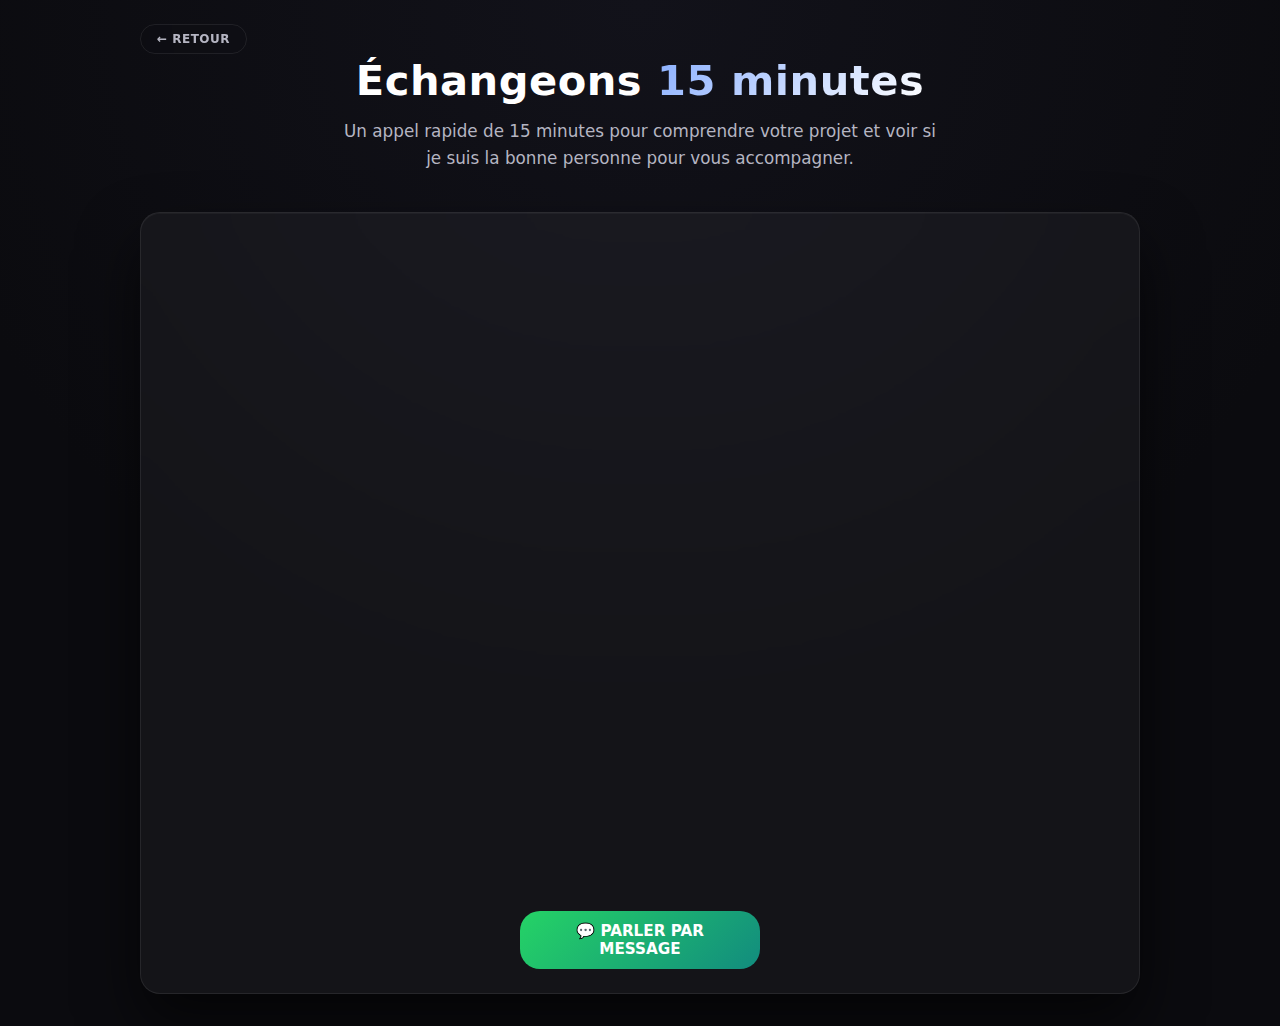
<file: calendly.html>
<!DOCTYPE html>
<html lang="fr">
<head>
  <meta charset="UTF-8" />
  <meta name="viewport" content="width=device-width, initial-scale=1.0" />
  <title>Prendre rendez-vous | Naoma Studio</title>

  <!-- Calendly -->
  <script type="text/javascript" src="https://assets.calendly.com/assets/external/widget.js" async></script>

  <style>
    :root {
      --bg-main: #0b0b0f;
      --bg-card: rgba(255,255,255,0.04);
      --border: rgba(255,255,255,0.08);
      --text-primary: #ffffff;
      --text-secondary: #b5b5c2;
      --accent: #8bb0ff;
      --radius: 20px;
    }

    * { box-sizing: border-box; margin: 0; padding: 0; }

    body {
      min-height: 100vh;
      background: radial-gradient(circle at top, #12121a 0%, var(--bg-main) 60%);
      font-family: system-ui, -apple-system, BlinkMacSystemFont, sans-serif;
      color: var(--text-primary);
      display: flex;
      justify-content: center;
      align-items: center;
      padding: 2rem 1rem;
    }

    .page-wrapper {
      width: 100%;
      max-width: 1100px;
      display: flex;
      flex-direction: column;
      gap: 2.5rem;
      position: relative;
    }

    /* Bouton retour */
    .back-button {
      position: absolute;
      top: -0.5rem;
      left: 0;
      background: transparent;
      border: 1px solid var(--border);
      color: var(--text-secondary);
      padding: 0.45rem 1rem;
      border-radius: 999px;
      font-size: 0.75rem;
      font-weight: 600;
      text-transform: uppercase;
      letter-spacing: 0.5px;
      cursor: pointer;
      transition: all 0.3s ease;
      backdrop-filter: blur(10px);
      text-decoration: none;
    }
    .back-button:hover {
      color: var(--text-primary);
      border-color: var(--accent);
      box-shadow: 0 0 15px rgba(139,176,255,0.3);
      transform: translateY(-1px);
    }

    /* Header */
    .page-header {
      text-align: center;
      margin-top: 1.5rem;
    }

    .page-title {
      font-size: clamp(1.8rem, 4vw, 2.6rem);
      font-weight: 800;
      letter-spacing: 0.5px;
      margin-bottom: 0.8rem;
    }

    .page-title span {
      background: linear-gradient(135deg, var(--accent), #ffffff);
      -webkit-background-clip: text;
      color: transparent;
    }

    .page-subtitle {
      color: var(--text-secondary);
      font-size: 1.05rem;
      max-width: 600px;
      margin: 0 auto;
      line-height: 1.6;
    }

    /* Card Calendly */
    .calendly-card {
      background: var(--bg-card);
      border: 1px solid var(--border);
      border-radius: var(--radius);
      padding: 1.5rem;
      backdrop-filter: blur(18px);
      box-shadow:
        0 30px 60px rgba(0,0,0,0.6),
        inset 0 1px 0 rgba(255,255,255,0.04);
      animation: fadeUp 0.8s ease forwards;
    }

    .calendly-inline-widget {
      min-width: 320px;
      height: 650px;
      border-radius: 14px;
      overflow: hidden;
    }

    @keyframes fadeUp {
      from { opacity: 0; transform: translateY(30px); }
      to { opacity: 1; transform: translateY(0); }
    }

    /* Bouton WhatsApp */
.whatsapp-button {
  display: flex;                
  align-items: center;
  justify-content: center;
  gap: 0.5rem;
  margin: 1.5rem auto 0;        /* centré horizontalement */
  padding: 0.6rem 0rem;       /* réduit horizontalement */
  max-width: 220px;             /* largeur max du bouton */
  width: 100%;                  /* prend la largeur du max-width sur mobile */
  background: linear-gradient(135deg, #25D366, #128C7E);
  color: #fff;
  font-weight: 700;
  font-size: 0.95rem;           /* taille du texte réduite */
  text-transform: uppercase;
  border-radius: var(--radius);
  border: none;
  cursor: pointer;
  transition: all 0.3s ease;
  text-align: center;
  text-decoration: none;
}

/* Hover */
.whatsapp-button:hover {
  transform: translateY(-3px);
  box-shadow: 0 8px 20px rgba(37, 211, 102, 0.5);
}

/* Responsive tablette/mobile */
@media (max-width: 768px) {
  .whatsapp-button {
    max-width: 180px;           /* un peu plus petit sur mobile */
    font-size: 0.9rem;
    padding: 0.5rem 1.2rem;
  }
}

@keyframes fadeUp {
      from { opacity: 0; transform: translateY(30px); }
      to { opacity: 1; transform: translateY(0); }
    }

    /* Bouton WhatsApp */
    .whatsapp-button {
      display: flex;                
      align-items: center;
      justify-content: center;
      gap: 0.5rem;
      margin: 1.5rem auto 0;
      padding: 0.7rem 1.8rem;
      max-width: 240px;
      width: 100%;
      background: linear-gradient(135deg, #25D366, #128C7E);
      color: #fff;
      font-weight: 700;
      font-size: 0.95rem;
      text-transform: uppercase;
      border-radius: var(--radius);
      border: none;
      cursor: pointer;
      transition: all 0.3s ease;
      text-align: center;
      text-decoration: none;
    }

    .whatsapp-button:hover {
      transform: translateY(-3px);
      box-shadow: 0 8px 20px rgba(37, 211, 102, 0.5);
    }

    /* ========== RESPONSIVE DESIGN ========== */
    
    /* Large Desktop (1400px+) */
    @media (min-width: 1400px) {
      .page-wrapper {
        max-width: 1200px;
      }
      .calendly-inline-widget {
        height: 700px;
      }
    }

    /* Desktop Standard (1024px - 1399px) */
    @media (max-width: 1399px) and (min-width: 1024px) {
      .page-wrapper {
        max-width: 1000px;
      }
    }

    /* Tablette Landscape (768px - 1023px) */
    @media (max-width: 1023px) and (min-width: 768px) {
      body {
        padding: 1.5rem 1rem;
      }

      .page-wrapper {
        gap: 2rem;
      }

      .back-button {
        font-size: 0.7rem;
        padding: 0.4rem 0.9rem;
      }

      .page-header {
        margin-top: 1rem;
      }

      .page-title {
        font-size: clamp(1.6rem, 3.5vw, 2.2rem);
      }

      .page-subtitle {
        font-size: 1rem;
      }

      .calendly-card {
        padding: 1.2rem;
      }

      .calendly-inline-widget {
        height: 600px;
      }

      .whatsapp-button {
        max-width: 200px;
        font-size: 0.9rem;
        padding: 0.65rem 1.5rem;
      }
    }

    /* Tablette Portrait (481px - 767px) */
    @media (max-width: 767px) and (min-width: 481px) {
      body {
        padding: 1.2rem 1rem;
      }

      .page-wrapper {
        gap: 1.8rem;
      }

      .back-button {
        position: static;
        width: fit-content;
        margin-bottom: 0.5rem;
        font-size: 0.7rem;
        padding: 0.4rem 0.85rem;
      }

      .page-header {
        margin-top: 0;
      }

      .page-title {
        font-size: clamp(1.5rem, 5vw, 1.9rem);
        margin-bottom: 0.6rem;
      }

      .page-subtitle {
        font-size: 0.95rem;
        line-height: 1.5;
      }

      .calendly-card {
        padding: 1rem;
        border-radius: 16px;
      }

      .calendly-inline-widget {
        height: 580px;
        min-width: 100%;
      }

      .whatsapp-button {
        max-width: 190px;
        font-size: 0.85rem;
        padding: 0.6rem 1.3rem;
        margin-top: 1.2rem;
      }
    }

    /* Mobile Large (376px - 480px) */
    @media (max-width: 480px) and (min-width: 376px) {
      body {
        padding: 1rem 0.8rem;
      }

      .page-wrapper {
        gap: 1.5rem;
      }

      .back-button {
        position: static;
        width: fit-content;
        margin-bottom: 0.3rem;
        font-size: 0.65rem;
        padding: 0.35rem 0.75rem;
      }

      .page-header {
        margin-top: 0;
      }

      .page-title {
        font-size: 1.6rem;
        margin-bottom: 0.5rem;
        letter-spacing: 0.3px;
      }

      .page-subtitle {
        font-size: 0.9rem;
        line-height: 1.5;
        padding: 0 0.5rem;
      }

      .calendly-card {
        padding: 0.9rem;
        border-radius: 14px;
      }

      .calendly-inline-widget {
        height: 550px;
        min-width: 100%;
        border-radius: 12px;
      }

      .whatsapp-button {
        max-width: 180px;
        font-size: 0.8rem;
        padding: 0.55rem 1.2rem;
        margin-top: 1rem;
        border-radius: 14px;
        gap: 0.4rem;
      }
    }

    /* Mobile Standard (320px - 375px) */
    @media (max-width: 375px) {
      body {
        padding: 0.8rem 0.6rem;
      }

      .page-wrapper {
        gap: 1.2rem;
      }

      .back-button {
        position: static;
        width: fit-content;
        margin-bottom: 0.2rem;
        font-size: 0.6rem;
        padding: 0.3rem 0.7rem;
      }

      .page-header {
        margin-top: 0;
      }

      .page-title {
        font-size: 1.4rem;
        margin-bottom: 0.4rem;
        letter-spacing: 0.2px;
      }

      .page-subtitle {
        font-size: 0.85rem;
        line-height: 1.45;
        padding: 0 0.3rem;
      }

      .calendly-card {
        padding: 0.8rem;
        border-radius: 12px;
      }

      .calendly-inline-widget {
        height: 520px;
        min-width: 100%;
        border-radius: 10px;
      }

      .whatsapp-button {
        max-width: 170px;
        font-size: 0.75rem;
        padding: 0.5rem 1rem;
        margin-top: 0.8rem;
        border-radius: 12px;
        gap: 0.3rem;
      }
    }

    /* Mobile très petit (< 320px) */
    @media (max-width: 319px) {
      body {
        padding: 0.6rem 0.5rem;
      }

      .page-wrapper {
        gap: 1rem;
      }

      .back-button {
        position: static;
        font-size: 0.55rem;
        padding: 0.25rem 0.6rem;
        margin-bottom: 0.2rem;
      }

      .page-title {
        font-size: 1.3rem;
        margin-bottom: 0.3rem;
      }

      .page-subtitle {
        font-size: 0.8rem;
        line-height: 1.4;
      }

      .calendly-card {
        padding: 0.7rem;
      }

      .calendly-inline-widget {
        height: 500px;
      }

      .whatsapp-button {
        max-width: 160px;
        font-size: 0.7rem;
        padding: 0.45rem 0.9rem;
        margin-top: 0.7rem;
      }
    }

  </style>
</head>

<body>
  <main class="page-wrapper">

    <!-- Bouton retour -->
    <a href="index.html" class="back-button">← Retour</a>

    <header class="page-header">
      <h1 class="page-title">Échangeons <span>15 minutes</span></h1>
      <p class="page-subtitle">
        Un appel rapide de 15 minutes pour comprendre votre projet et voir si je suis la bonne personne pour vous accompagner.
      </p>
    </header>

    <section class="calendly-card">
      <div class="calendly-inline-widget" data-url="https://calendly.com/naomastudio/15min"></div>

      <!-- Bouton WhatsApp -->
      <a href="https://wa.me/33768628558" target="_blank" class="whatsapp-button">
        💬 Parler par message
      </a>
    </section>

  </main>
</body>
</html>
</file>
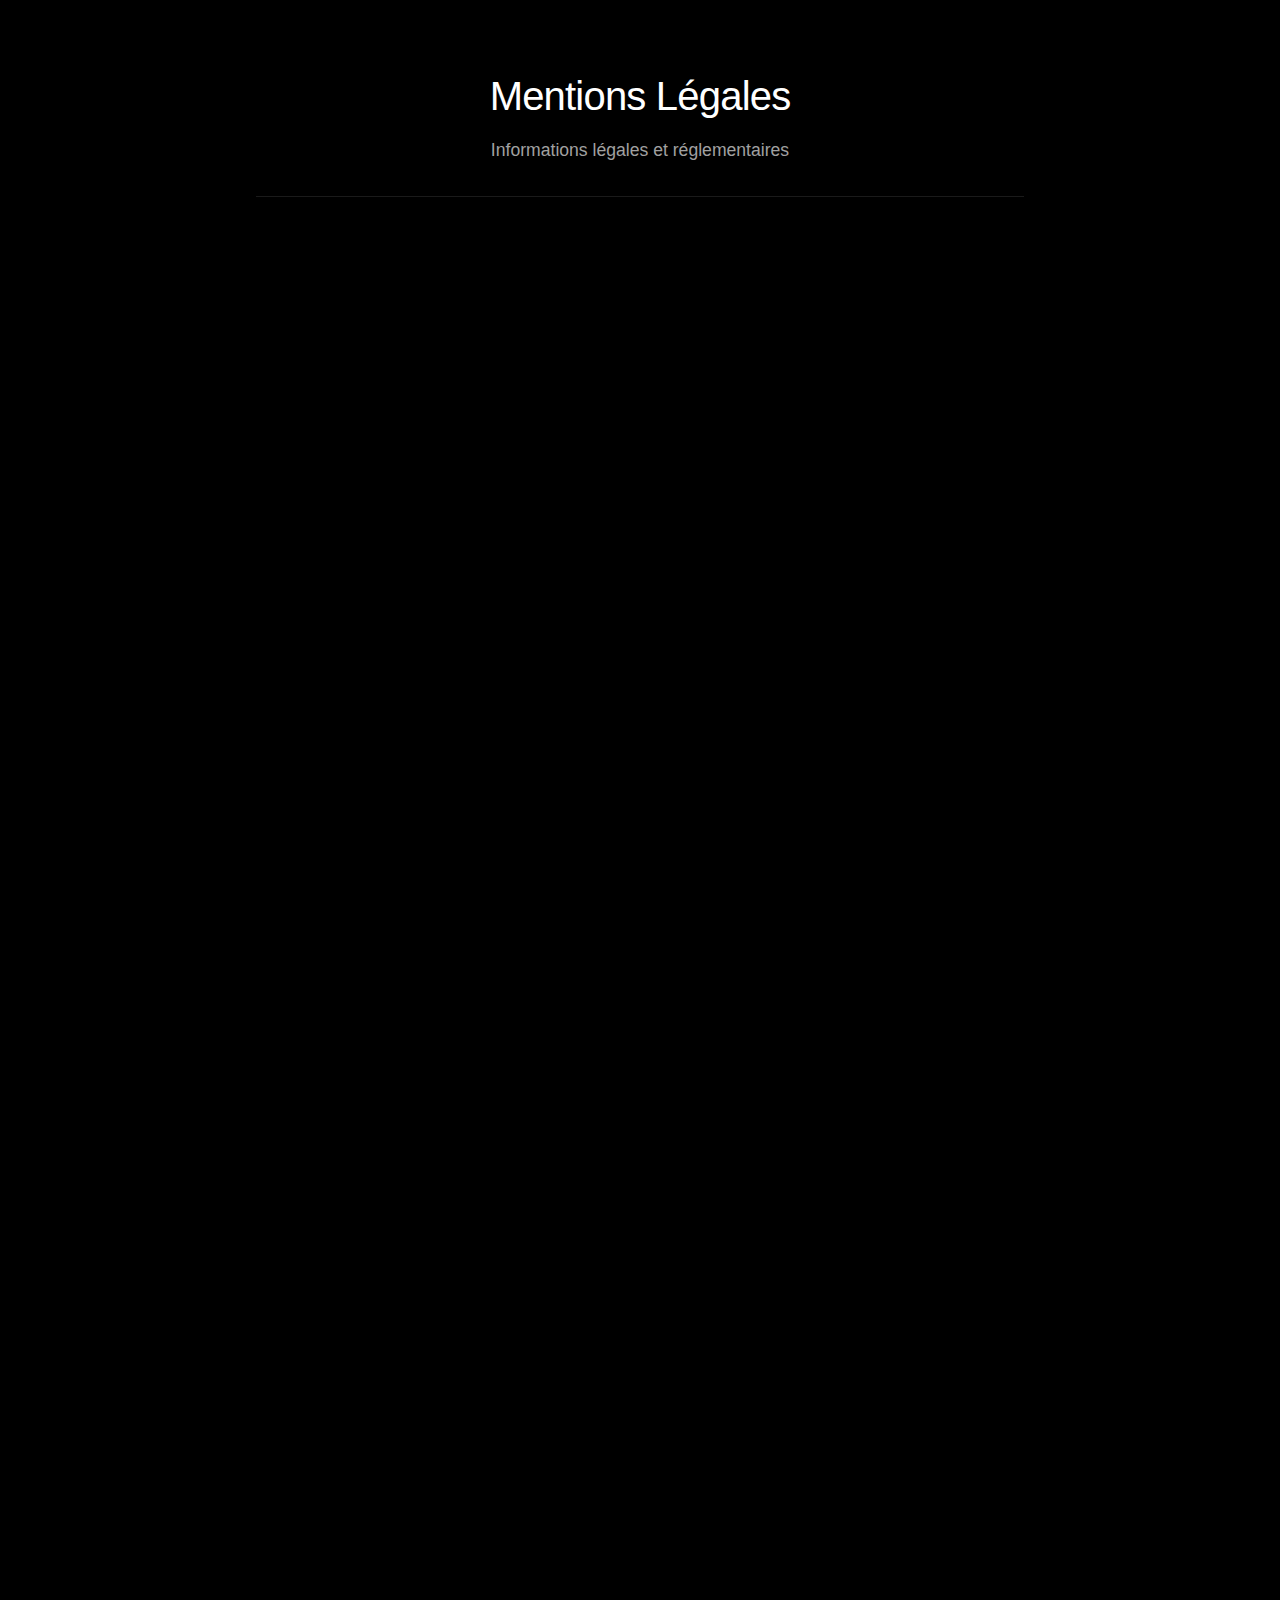
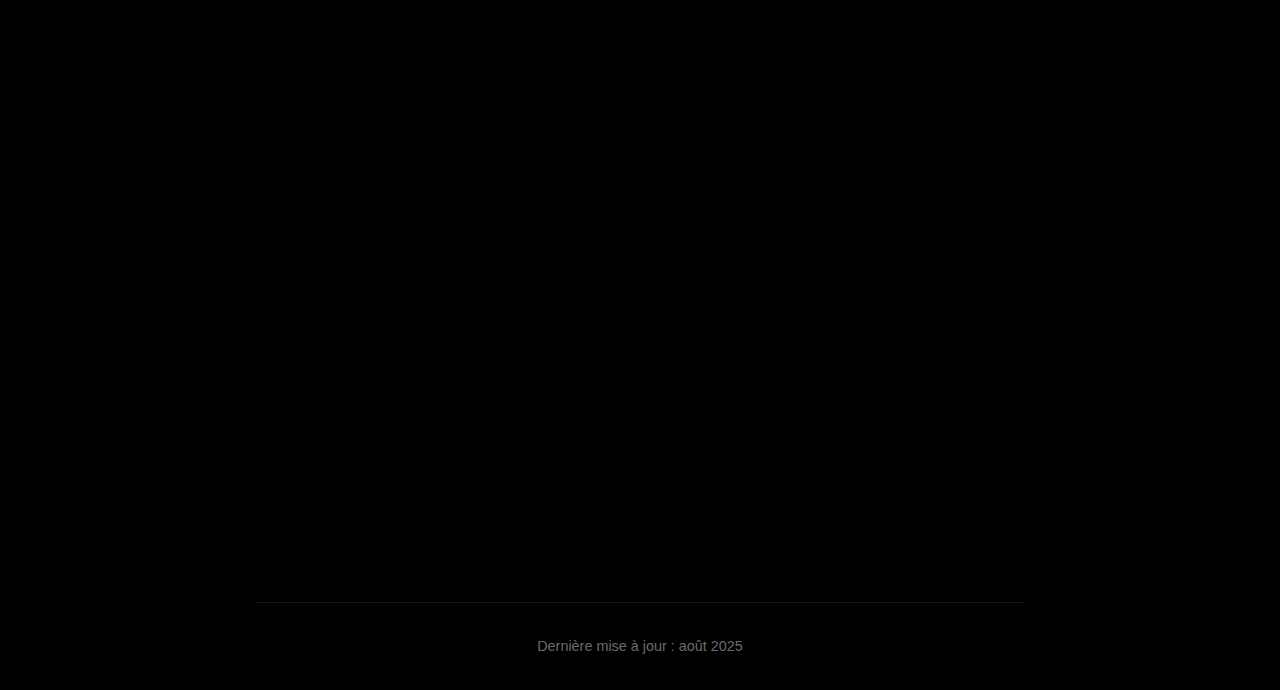
<file: mentionslegales.html>
<!DOCTYPE html>
<html lang="fr">
<head>
    <meta charset="UTF-8">
    <meta name="viewport" content="width=device-width, initial-scale=1.0">
    <title>Mentions Légales</title>
    <link rel="stylesheet" href="styleM.css">

    <body>
    <div class="container">
        <header class="header">
            <h1>Mentions Légales</h1>
            <p>Informations légales et réglementaires</p>
        </header>

        <main class="content">
            <section class="section contact-info">
                <h2>Éditeur du Site</h2>
                <div class="info-grid">
                    <div class="info-item">
                        <span class="info-label">Raison sociale</span>
                        <span class="info-value">[Nom de votre entreprise]</span>
                    </div>
                    <div class="info-item">
                        <span class="info-label">Forme juridique</span>
                        <span class="info-value">[SARL, SAS, Auto-entrepreneur...]</span>
                    </div>
                    <div class="info-item">
                        <span class="info-label">Capital social</span>
                        <span class="info-value">[Montant du capital]</span>
                    </div>
                    <div class="info-item">
                        <span class="info-label">SIRET</span>
                        <span class="info-value">[Numéro SIRET]</span>
                    </div>
                    <div class="info-item">
                        <span class="info-label">Adresse</span>
                        <span class="info-value">[Adresse complète]<br>Chantepie, Bretagne</span>
                    </div>
                    <div class="info-item">
                        <span class="info-label">Téléphone</span>
                        <span class="info-value">[Numéro de téléphone]</span>
                    </div>
                    <div class="info-item">
                        <span class="info-label">Email</span>
                        <span class="info-value highlight">[adresse@email.com]</span>
                    </div>
                    <div class="info-item">
                        <span class="info-label">Directeur publication</span>
                        <span class="info-value">[Nom du directeur]</span>
                    </div>
                </div>
            </section>

            <section class="section">
                <h2>Hébergement</h2>
                <p>Ce site est hébergé par <span class="highlight">[Nom de l'hébergeur]</span></p>
                <p>Adresse : [Adresse de l'hébergeur]</p>
                <p>Téléphone : [Numéro de téléphone de l'hébergeur]</p>
            </section>

            <section class="section">
                <h2>Propriété Intellectuelle</h2>
                <p>L'ensemble de ce site relève de la législation française et internationale sur le droit d'auteur et la propriété intellectuelle. Tous les droits de reproduction sont réservés, y compris pour les documents téléchargeables et les représentations iconographiques et photographiques.</p>
                <p>La reproduction de tout ou partie de ce site sur un support électronique quel qu'il soit est formellement interdite sauf autorisation expresse du directeur de la publication.</p>
            </section>

            <section class="section">
                <h2>Protection des Données</h2>
                <p>Conformément au Règlement Général sur la Protection des Données (RGPD) et à la loi Informatique et Libertés, vous disposez d'un droit d'accès, de rectification, de suppression et d'opposition aux données personnelles vous concernant.</p>
                <p>Pour exercer ces droits, vous pouvez nous contacter à l'adresse : <span class="highlight">[email de contact]</span></p>
                <p>Aucune information personnelle n'est collectée à votre insu. Aucune information personnelle n'est cédée à des tiers.</p>
            </section>

            <section class="section">
                <h2>Cookies et Technologies Similaires</h2>
                <p>Ce site peut utiliser des cookies techniques nécessaires à son bon fonctionnement. Ces cookies ne peuvent pas être désactivés car ils sont essentiels au fonctionnement du site.</p>
                <p>Vous pouvez configurer votre navigateur pour bloquer ou être alerté de la présence de ces cookies, mais certaines parties du site pourraient ne pas fonctionner correctement.</p>
            </section>

            <section class="section">
                <h2>Responsabilité</h2>
                <p>Les informations contenues sur ce site sont aussi précises que possible et le site est périodiquement remis à jour, mais peut toutefois contenir des inexactitudes, des omissions ou des lacunes.</p>
                <p>Si vous constatez une lacune, erreur ou ce qui parait être un dysfonctionnement, merci de bien vouloir le signaler par email en décrivant le problème de la manière la plus précise possible.</p>
                <p>Tout contenu téléchargé se fait aux risques et périls de l'utilisateur et sous sa seule responsabilité.</p>
            </section>
        </main>

        <footer class="footer">
            <p>Dernière mise à jour : août 2025</p>
        </footer>
    </div>
</body>
</html>
</file>
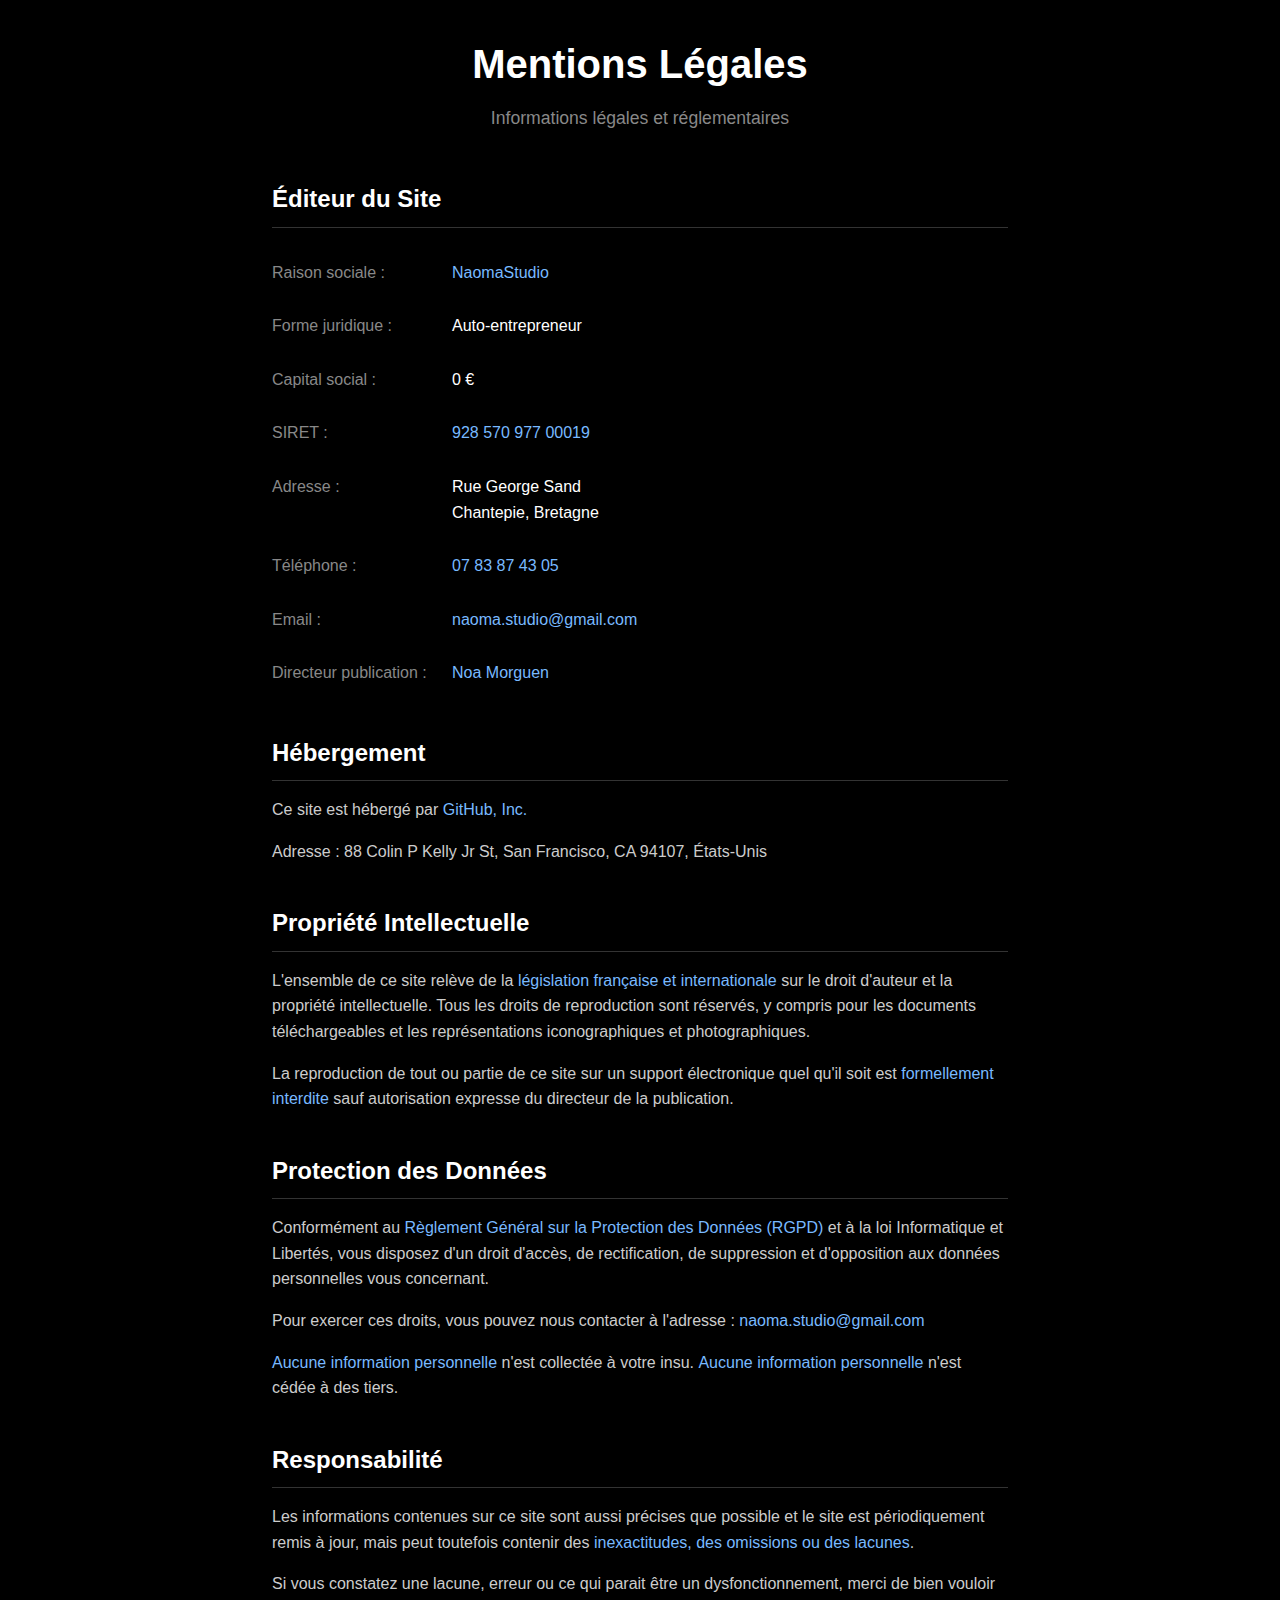
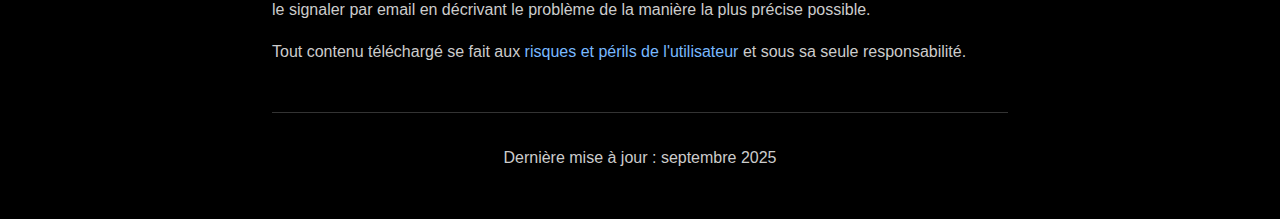
<file: mon site 8(mise a jour portfolio )/mentionslegales.html>
<!DOCTYPE html>
<html lang="fr">
<head>
    <meta charset="UTF-8">
    <meta name="viewport" content="width=device-width, initial-scale=1.0">
    <title>Mentions Légales - NaomaStudio</title>

    <!-- SEO Basics -->
    <meta name="description" content="Mentions légales et informations réglementaires de NaomaStudio, auto-entreprise de web design dirigée par Noa Morguen.">
    <meta name="keywords" content="NaomaStudio, Mentions Légales, web designer, auto-entrepreneur, RGPD, hébergement, propriété intellectuelle">
    <meta name="author" content="Noa Morguen">
    <link rel="canonical" href="https://www.naomastudio.com/mentions-legales">

    <!-- Open Graph / Réseaux sociaux -->
    <meta property="og:title" content="Mentions Légales - NaomaStudio">
    <meta property="og:description" content="Mentions légales et informations réglementaires de NaomaStudio, auto-entreprise de web design dirigée par Noa Morguen.">
    <meta property="og:type" content="website">
    <meta property="og:url" content="https://www.naomastudio.com/mentions-legales">
    <meta property="og:site_name" content="NaomaStudio">
    <meta property="og:locale" content="fr_FR">

    <!-- Favicon -->
    <link rel="icon" href="/favicon.ico" type="image/x-icon">



    <style>
        * {
            margin: 0;
            padding: 0;
            box-sizing: border-box;
        }

        body {
            font-family: -apple-system, BlinkMacSystemFont, 'SF Pro Display', 'Helvetica Neue', sans-serif;
            background: #000000;
            color: #ffffff;
            line-height: 1.6;
            padding: 2rem;
            max-width: 800px;
            margin: 0 auto;
            -webkit-font-smoothing: antialiased;
        }

        h1 {
            font-size: 2.5rem;
            font-weight: 700;
            text-align: center;
            margin-bottom: 0.5rem;
        }

        .subtitle {
            text-align: center;
            color: #888888;
            margin-bottom: 3rem;
            font-size: 1.1rem;
        }

        h2 {
            font-size: 1.5rem;
            font-weight: 600;
            margin: 2.5rem 0 1rem 0;
            padding-bottom: 0.5rem;
            border-bottom: 1px solid #333333;
        }

        p {
            margin-bottom: 1rem;
            color: #cccccc;
        }

        .highlight {
            color: #78b9ff;
            font-weight: 500;
        }

        .info-section {
            margin: 1.5rem 0;
        }

        .info-row {
            display: flex;
            margin-bottom: 0.75rem;
            padding: 0.5rem 0;
        }

        .info-label {
            min-width: 180px;
            color: #888888;
            font-weight: 500;
        }

        .info-value {
            color: #ffffff;
        }

        .footer {
            text-align: center;
            margin-top: 3rem;
            padding-top: 2rem;
            border-top: 1px solid #333333;
            color: #666666;
        }

        @media (max-width: 768px) {
            body {
                padding: 1rem;
            }
            
            h1 {
                font-size: 2rem;
            }
            
            .info-row {
                flex-direction: column;
            }
            
            .info-label {
                min-width: auto;
                margin-bottom: 0.25rem;
            }
        }
    </style>
</head>
<body>
    <h1>Mentions Légales</h1>
    <p class="subtitle">Informations légales et réglementaires</p>

    <h2>Éditeur du Site</h2>
    <div class="info-section">
        <div class="info-row">
            <span class="info-label">Raison sociale :</span>
            <span class="info-value"><span class="highlight">NaomaStudio</span></span>
        </div>
        <div class="info-row">
            <span class="info-label">Forme juridique :</span>
            <span class="info-value">Auto-entrepreneur</span>
        </div>
        <div class="info-row">
            <span class="info-label">Capital social :</span>
            <span class="info-value">0 €</span>
        </div>
        <div class="info-row">
            <span class="info-label">SIRET :</span>
            <span class="info-value"><span class="highlight">928 570 977 00019</span></span>
        </div>
        <div class="info-row">
            <span class="info-label">Adresse :</span>
            <span class="info-value">Rue George Sand<br>Chantepie, Bretagne</span>
        </div>
        <div class="info-row">
            <span class="info-label">Téléphone :</span>
            <span class="info-value"><span class="highlight">07 83 87 43 05</span></span>
        </div>
        <div class="info-row">
            <span class="info-label">Email :</span>
            <span class="info-value"><span class="highlight">naoma.studio@gmail.com</span></span>
        </div>
        <div class="info-row">
            <span class="info-label">Directeur publication :</span>
            <span class="info-value"><span class="highlight">Noa Morguen</span></span>
        </div>
    </div>

   <h2>Hébergement</h2>
<p>Ce site est hébergé par <span class="highlight">GitHub, Inc.</span></p>
<p>Adresse : 88 Colin P Kelly Jr St, San Francisco, CA 94107, États-Unis</p>

    <h2>Propriété Intellectuelle</h2>
    <p>L'ensemble de ce site relève de la <span class="highlight">législation française et internationale</span> sur le droit d'auteur et la propriété intellectuelle. Tous les droits de reproduction sont réservés, y compris pour les documents téléchargeables et les représentations iconographiques et photographiques.</p>
    <p>La reproduction de tout ou partie de ce site sur un support électronique quel qu'il soit est <span class="highlight">formellement interdite</span> sauf autorisation expresse du directeur de la publication.</p>

    <h2>Protection des Données</h2>
    <p>Conformément au <span class="highlight">Règlement Général sur la Protection des Données (RGPD)</span> et à la loi Informatique et Libertés, vous disposez d'un droit d'accès, de rectification, de suppression et d'opposition aux données personnelles vous concernant.</p>
    <p>Pour exercer ces droits, vous pouvez nous contacter à l'adresse : <span class="highlight">naoma.studio@gmail.com</span></p>
    <p><span class="highlight">Aucune information personnelle</span> n'est collectée à votre insu. <span class="highlight">Aucune information personnelle</span> n'est cédée à des tiers.</p>

    <h2>Responsabilité</h2>
    <p>Les informations contenues sur ce site sont aussi précises que possible et le site est périodiquement remis à jour, mais peut toutefois contenir des <span class="highlight">inexactitudes, des omissions ou des lacunes</span>.</p>
    <p>Si vous constatez une lacune, erreur ou ce qui parait être un dysfonctionnement, merci de bien vouloir le signaler par email en décrivant le problème de la manière la plus précise possible.</p>
    <p>Tout contenu téléchargé se fait aux <span class="highlight">risques et périls de l'utilisateur</span> et sous sa seule responsabilité.</p>

    <div class="footer">
        <p>Dernière mise à jour : septembre 2025</p>
    </div>
</body>
</html>
</file>
<file: style.css>
:root {
 --bg-primary: #000000;
 --bg-secondary: #1a1a1a;
 --bg-card: #1e1e1e;
 --text-primary: #ffffff;
 --text-secondary: #a1a1a1;
 --text-muted: #6b6b6b;
 --accent: #8bb0ff;

 --accent-hover: #4338ca;
 --border: #2a2a2a;
 --gradient: linear-gradient(135deg, #667eea 0%, #a4b5ff 100%);
 --shadow: 0 25px 50px -12px rgba(0, 0, 0, 0.8);
 --radius: 16px;
 --transition: all 0.3s cubic-bezier(0.4, 0, 0.2, 1);
 }

 * {
 margin: 0;
 padding: 0;
 box-sizing: border-box;
 }

body {
  background: var(--bg-primary);
  color: var(--text-primary);
  line-height: 1.6;
  overflow-x: hidden;
}




/* Police Heavitas uniquement sur les titres */
h1, h2, h3, h4, h5, h6 {
    font-family: 'Alte Haas Grotesk', sans-serif;
    font-size: 1.6rem !important; /* tu peux changer cette valeur selon tes besoins */
    transition: transform 0.3s ease;
}



/* Petits textes en Inter - version compacte et blanche */
body, p, .section-subtitle, .footer-brand-text, 
.footer-link-list a, .testimonial-quote, .testimonial-author, 
.price-label, .service-card p, .contact-details p, .nav-button, 
.form-group label, .faq-answer, .profile-card p, .profile-card li, .profile-btn {
    font-family: 'Inter', Arial, sans-serif;
    font-size: 0.85rem; /* un peu plus petit */
    line-height: 1.2; /* texte plus compact */
    color: #ffffff; /* texte en blanc */
}



/* Container */
.nav-container {
  max-width: 1200px;
  margin: 0 auto;
  padding: 0 1rem ;
  width: 100%;
  display: flex;
  justify-content: space-between;
  align-items: center;
}

/* Logo image */
.logo-main {
  height: 65px; /* 50px +30% */
  width: auto;
}

/* Menu */
.nav-menu {
  display: flex;
  list-style: none;
  gap: 1.6rem !important; /* 1.2rem +30% */
}

.nav-menu a {
  color: #ffffff;
  text-decoration: none; /* suppression underline */
  font-weight: 700;

  font-size: 0.87rem; /* 0.9rem +30% */
  text-transform: uppercase;
  transition: color 0.3s ease, text-shadow 0.3s ease;
  position: relative;
  text-shadow: 1.04px 1.04px 1.95px rgba(0,0,0,0.3); /* +30% */
}

.nav-menu a:hover {
  color: var(--accent);
  text-shadow: 1.3px 1.3px 2.6px rgba(0,0,0,0.5); /* +30% */
}

/* Supprime complètement l'underline */
.nav-menu a::after {
  content: none !important;
}

/* Logo image dans le lien */
.logo img {
  height: 65px; /* 50px +30% */
  width: auto;
  display: block;
}

/* Optionnel : supprime les styles du lien texte */
.logo {
  text-decoration: none;
  display: flex;
  align-items: center;
}
.nav-button {
  position: relative;
  padding: 0.6rem 1.8rem;
  background: var(--bg-secondary);
  color: var(--text-primary);
  border: 2px solid var(--border);
  border-radius: var(--radius);
  font-weight: 700;
  text-transform: uppercase;
  font-size: 0.9rem;
  cursor: pointer;
  overflow: hidden;
  transition: var(--transition);
}

/* Texte toujours au-dessus */
.nav-button span {
  position: relative;
  z-index: 2;
  display: inline-block;
}

/* Couche de remplissage */
.nav-button::before {
  content: '';
  position: absolute;
  top: 0;
  left: 0;
  width: 0%; /* commence vide */
  height: 100%;
  background: var(--accent); /* couleur de remplissage */
  border-radius: var(--radius); /* CORRIGÉ : coins arrondis */
  z-index: 1;
  transition: width 0.5s cubic-bezier(0.4, 0, 0.2, 1); /* fluide */
}

/* Remplissage complet au survol */
.nav-button:hover::before {
  width: 100%;
}

/* Hover texte et bordure */
.nav-button:hover {
  color: var(--text-primary);
  border-color: var(--accent);
  box-shadow: 0 6px 20px rgba(139,176,255,0.5);
}


@keyframes wave {
  0% { transform: translateX(-100%) translateY(0) rotate(45deg); }
  50% { transform: translateX(0%) translateY(10%) rotate(45deg); }
  100% { transform: translateX(100%) translateY(0) rotate(45deg); }
}

/* Animation d’apparition en descente */
@keyframes slideDown {
  0% {
    transform: translateY(-100%);
    opacity: 0;
  }
  100% {
    transform: translateY(0);
    opacity: 1;
  }
}

/* Appliquer l’animation à la navbar */
.navbar {
  position: fixed;
  background: #00000000 !important;
  top: 0;
  left: 0;
  width: 100%;
  height: 91px;
  z-index: 1000;
  display: flex;
  align-items: center;

  /* Animation */
  animation: slideDown 0.7s ease-out forwards;
}


/* règle séparée et correcte pour le .nav-container à l'intérieur de la navbar */
.navbar .nav-container {
  max-width: 1200px;
  margin: 0 auto;
  padding: 0 1rem;
  width: 100%;
  display: flex;
  justify-content: space-between;
  align-items: center;

  /* Fond solide noir derrière la navbar */
  background: #00000061;               /* fond noir */
  -webkit-backdrop-filter: blur(15px); /* optional: conserve léger flou si tu veux */
  backdrop-filter: blur(15px);
  border-radius: 16px;
  border: 1px solid rgba(255, 255, 255, 0.06); /* bordure très discrète sur noir */
}


/* Désactiver la navbar sur mobile */
@media (max-width: 868px) {
  .navbar {
    display: none !important;
  }
}




 /* Hero Section */
 .hero {
 min-height: 100vh;
 display: flex;
 margin-bottom: 0 !important;
 min-height: unset !important;
 padding-bottom: 1rem !important;
 margin-top: 5rem;
 align-items: center;
 justify-content: center;
 text-align: center;
 padding: 0 2rem;
 background: radial-gradient(ellipse at center, rgba(79, 70, 229, 0.1) 0%, transparent 70%);
 }

 .hero-content {
 max-width: 800px;
 }

 .hero-badge {
 display: inline-flex;
 align-items: center;
 gap: 0.5rem;
 background: var(--bg-card);
 border: 1px solid var(--border);
 padding: 0.5rem 1rem;
 border-radius: 50px;
 font-size: 0.9rem;
 color: var(--text-secondary);
 margin-bottom: 2rem;
 }

.hero-title {
  font-size: 1.7rem !important;
  font-weight: 700;
  margin-top: -9.0rem;
  margin-bottom: 1.5rem;
  line-height: 1.1;
}

.hero-title .highlight {
  background: linear-gradient(135deg, var(--accent) 0%, #ffffff 100%);
  -webkit-background-clip: text;
  background-clip: text;
  color: transparent;
  cursor: pointer;
  background-size: 200% 200%;
  background-position: 0% 50%;
  transition: background-position 0.5s ease;
}

.hero-title .highlight.animate {
  background-position: 100% 50%;
}






 

 .hero-subtitle {
 font-size: 1.00rem;
 color: var(--text-secondary);
 margin-bottom: 3rem;
 font-weight: 400;
 max-width: 600px;
 margin-left: auto;
 margin-right: auto;
 }

 


 /* Container */
 .container {
 max-width: 1200px;
 margin: 0 auto;
 padding: 0 2rem;
 }

 /* Section */
 .section {
 padding: 8rem 0;
 }

 




 





/* ===============================================================
   service carte ici !!
   =============================================================== */





 
/* Police globale pour les cartes et boutons */
.service-card,
.service-card h3,
.service-includes li,
.option-buttons,
.option-btn,
.option-text {
  font-family: 'Inter', Arial, sans-serif;
}

/* ===============================================================
   Container principal
   =============================================================== */
.container {
  max-width: 1200px;
  width: 100%;
  position: relative;
  z-index: 1;
  padding:  11rem;
  margin-top: 8rem;    /* espace au-dessus de la section */
  margin-bottom: 4rem; /* espace en-dessous de la section */
}

@media (max-width: 480px) {
  .container {
    padding: 0 0.5rem;
    margin-top: 9rem;
    margin-bottom: 4rem;
  }
}

/* ===============================================================
   Section Header
   =============================================================== */
.section-header {
  text-align: center;
  margin-bottom: 4.5rem;
}



@media (max-width: 768px) {
  .section-title {
    font-size: 1.6rem;
  }
}

@media (max-width: 480px) {
  .section-title {
    font-size: 1.5rem;
  }
}

@media (max-width: 480px) {
  /* réduit l'espace autour du titre 'PORTFOLIO 🎨' */
  .section-title {
    margin-top: 1.4rem !important;

  }

  /* si le titre est lié au carousel/portfolio */
  .portfolio-carousel {
    margin-bottom: 1.5rem !important;
    margin-block: 0.5rem 1rem !important;
  }

  /* si ton titre utilise un autre sélecteur (h2, .portfolio-title...), ajoute-le ici */
  .section-header { margin-bottom: 1rem !important; }
  h2.portfolio-title, .portfolio-title { margin-bottom: 0.6rem !important; }
}

.section-title {
  position: relative;
  display: inline-block; /* pour que le trait suive la largeur du texte */
  font-size: 2rem;
  font-weight: 800;
  color: var(--text-primary);
  margin-bottom: 1.5rem;
}

/* LE TRAIT SOUS LE TITRE */
.section-title::after {
  content: "";
  position: absolute;
  left: 0;
  bottom: -6px; /* espace entre le texte et le trait */
  width: 100%;
  height: 3px; /* épaisseur du trait */
  background: linear-gradient(90deg, #775bff, #1fd1f9); /* dégradé élégant */
  border-radius: 2px;
  transform: scaleX(0);
  transform-origin: left;
  transition: transform 0.4s cubic-bezier(0.25, 0.8, 0.25, 1);
}

/* TRAIT AU SURVOL OU FOCUS (interactif) */
.section-title:hover::after,
.section-title:focus::after {
  transform: scaleX(1);
}
/* TITRE SECTION */
.section-title {
  position: relative;
  display: inline-block; /* largeur du texte seulement */
  font-size: 2.2rem;
  font-weight: 800;
  color: var(--text-primary);
  margin-bottom: 2rem;
  text-align: center;
  cursor: default;
}

/* TRAIT SOUS LE TITRE */
.section-title::after {
  content: "";
  position: absolute;
  left: 50%;
  bottom: -12px; /* espace entre texte et trait */
  width: 50%; /* largeur initiale */
  height: 4px; /* épaisseur */
  background: linear-gradient(90deg, #4e5fff, #74c7ff); /* dégradé violet -> bleu */
  border-radius: 3px;
  transform: translateX(-50%);
  transition: all 0.4s cubic-bezier(0.25, 0.8, 0.25, 1);
}

/* SURVOL - mouvement horizontal fluide */
.section-title:hover::after {
  animation: horizontalSlide 1.2s ease-in-out infinite alternate;
}

/* ANIMATION HORIZONTALE */
@keyframes horizontalSlide {
  0% { transform: translateX(-50%) translateX(0); }
  50% { transform: translateX(-50%) translateX(10px); }
  100% { transform: translateX(-50%) translateX(-10px); }
}

/* RESPONSIVE */
@media (max-width: 600px) {
  .section-title {
    font-size: 1.7rem;
  }

  .section-title::after {
    bottom: -10px;
    width: 60%;
    height: 3px;
  }
}


/* ===============================================================
   Container des cartes
   =============================================================== */
.cards-container {
  display: grid;
  grid-template-columns: repeat(auto-fit, minmax(280px, 1fr));
  gap: 1.8rem;
  max-width: 900px;
  margin: 0 auto;
  justify-content: center;   /* centre la grille dans son conteneur */
  justify-items: center;     /* centre chaque cellule (cartes) horizontalement */
  align-items: start;
}

/* ===============================================================
   Cartes principales - centrer le contenu des cartes
   =============================================================== */
.offer-card {
  background: rgb(29, 29, 29);
  backdrop-filter: blur(20px);
  border-radius: 28px;
  padding: 1rem 0.8rem;     /* réduit le padding vertical et horizontal */
  text-align: center;
  position: relative;
  overflow: hidden;
  transition: all 0.4s cubic-bezier(0.4, 0, 0.2, 1);
  border: 1px solid rgba(27, 27, 27, 0.136);
  min-height: 260px;        /* réduit la hauteur minimale */
  
  /* Centrage interne */
  display: flex;
  flex-direction: column;
  justify-content: center;  /* centre verticalement le contenu */
  align-items: center;      /* centre horizontalement le contenu */
  width: 100%;
  box-sizing: border-box;
  max-width: 360px;
}


/* Mobile : garde le centrage interne mais ajuste la taille */
@media (max-width: 480px) {
  .offer-card {
    padding: 1.2rem 1.5rem;
    border-radius: 24px;
    min-height: 280px;
    max-width: 90%;
  }
}

/* ===============================================================
   Hover effect cartes
   =============================================================== */
.offer-card::before {
  content: '';
  position: absolute;
  top: 0; left: 0; right: 0; bottom: 0;
  border-radius: 28px;
  padding: 2px;
  background: linear-gradient(135deg, transparent 0%, transparent 100%);
  -webkit-mask: linear-gradient(#fff 0 0) content-box, linear-gradient(#fff 0 0);
  -webkit-mask-composite: xor;
  mask-composite: exclude;
  opacity: 0;
  transition: opacity 0.4s ease;
}

.offer-card:hover {
  transform: translateY(-5px) scale(1.01);
  border-color: rgba(255, 255, 255, 0.152);
}

.offer-card:hover::before {
  opacity: 1;
}

/* ===============================================================
   Cartes spécifiques (Landing et Vitrine)
   =============================================================== */
.offer-card.landing::before {
  background: linear-gradient(135deg, #8BB0FF 0%, #6B9FFF 100%);
}
.offer-card.landing:hover {
  box-shadow: 0 20px 40px rgba(139, 176, 255, 0.3);
}

.offer-card.vitrine::before {
  background: linear-gradient(135deg, #4F7EFF 0%, #3D5FD9 100%);
}
.offer-card.vitrine:hover {
  box-shadow: 0 20px 40px rgba(79, 126, 255, 0.35);
}

/* ===============================================================
   Badges
   =============================================================== */
.offer-badge {
  display: inline-block;
  padding: 0.4rem 1.2rem;
  border-radius: 50px;
  font-size: 0.75rem; /* légèrement plus petit */
  font-weight: 700;
  text-transform: uppercase;
  letter-spacing: 1px;
  margin-top: 1rem;
  margin-bottom: 1rem;
}

.offer-card.landing .offer-badge {
  background: linear-gradient(135deg, rgba(139, 176, 255, 0.2), rgba(139, 176, 255, 0.1));
  color: #8BB0FF;
  border: 1px solid rgba(139, 176, 255, 0.3);
}

.offer-card.vitrine .offer-badge {
  background: linear-gradient(135deg, rgba(79, 126, 255, 0.2), rgba(79, 126, 255, 0.1));
  color: #4F7EFF;
  border: 1px solid rgba(79, 126, 255, 0.3);
}

/* ===============================================================
   Icones
   =============================================================== */
.offer-icon {
  font-size: 2.8rem; /* PC réduit */
  margin-bottom: 0.5rem;
  display: block;
  filter: drop-shadow(0 0 15px rgba(139, 176, 255, 0.3));
}

@media (max-width: 480px) {
  .offer-icon {
    font-size: 2.4rem;
    margin-bottom: 0.3rem;
  }
}

/* ===============================================================
   Titres des offres
   =============================================================== */
.offer-title {
  font-size: 1.0rem !important; /* PC réduit */
  font-weight: 800;
  color: #ffffff;
  margin-bottom: 0.4rem;
  text-transform: uppercase;
  letter-spacing: 1px;
  word-break: break-word;
}

@media (max-width: 768px) {
  .offer-title {
    font-size: 1.4rem;
  }
}

@media (max-width: 480px) {
  .offer-title {
    font-size: 1.3rem;
  }
}

/* ===============================================================
   Prix
   =============================================================== */
.price-container {
  margin: 0.4rem 0 0.6rem 0; /* réduit l'espace sous le prix */
}

.price {
  font-size: 1.1rem; /* réduit sur PC */
  font-weight: 900;
  display: block;
  line-height: 1;
  background: linear-gradient(135deg, #9bbbff 0%, rgba(255, 255, 255, 0.8) 100%);
  -webkit-background-clip: text;
  -webkit-text-fill-color: transparent;
}

@media (max-width: 480px) {
  .price {
    font-size: 1.5rem;
  }
}

/* ===============================================================
   Liste des fonctionnalités
   =============================================================== */
.features-list {
  list-style: none;
  text-align: left;
  margin: 0.5rem 0;
  padding: 0.8rem;
  background: rgba(255, 255, 255, 0.02);
  border-radius: 16px;
  margin-bottom: 2rem !important;

  width: 100%;       /* occupe toute la largeur disponible de la carte */
  max-width: 100%;
}

.feature-item {
  padding: 0.5rem 0 0.5rem 1.8rem; /* légèrement plus grand */
  position: relative;
  color: rgba(255, 255, 255, 0.95);
  font-size: 1rem; /* PC : légèrement plus grand pour lisibilité */
  font-weight: 500;
  border-bottom: 1px solid rgba(255, 255, 255, 0.05);
  padding-bottom: 0.6rem;
  transition: all 0.3s ease;
}

.feature-item:last-child {
  border-bottom: none;
}

.feature-item:hover {
  padding-left: 2.2rem;
  color: #bdd4ff;
}

/* --- Effets sur les "✓" --- */
.feature-item::before {
  content: "✓";
  position: absolute;
  left: 0;
  font-weight: bold;
  font-size: 1.1rem;
  width: 22px;
  height: 22px;
  border-radius: 50%;
  display: flex;
  align-items: center;
  justify-content: center;
  transition: all 0.3s ease;
}

.offer-card.landing .feature-item::before {
  background: rgba(139, 176, 255, 0.15);
  color: #8BB0FF;
}

.offer-card.vitrine .feature-item::before {
  background: rgba(79, 126, 255, 0.15);
  color: #4F7EFF;
}

.feature-item:hover::before {
  transform: scale(1.2) rotate(360deg);
}

@media (max-width: 480px) {
  .features-list {
    margin-bottom: 2rem !important;
    margin-top: 2rem !important;
  }
}

/* CONTENEUR POUR CENTRER */
.btn3-container {
  width: 100%;
  display: flex;
  justify-content: center;
  align-items: center;
  margin: 3rem 0;
}

/* BOUTON “btn3” */
.btn3 {
  background: linear-gradient(135deg, #6b9fff, #8bb0ff);
  color: #0b0b0f;
  font-weight: 800;
  font-size: 1rem;
  text-transform: uppercase;
  letter-spacing: 1.2px;
  padding: 1rem 2.8rem;
  border-radius: 50px;
  text-decoration: none;
  text-align: center;
  transition: transform 0.35s ease, box-shadow 0.35s ease;

  /* Empêche le texte de passer à la ligne */
  white-space: nowrap;

  /* Largeur contrôlée */
  width: auto;
  max-width: 100%;
  display: inline-flex;
  justify-content: center;
  align-items: center;
}

/* Hover */
.btn3:hover {
  transform: translateY(-4px) scale(1.02);
  box-shadow: 0 12px 32px rgba(107,159,255,0.45);
}

/* Responsive Adjust */
@media (max-width: 768px) {
  .btn3 {
    padding: 0.85rem 2.4rem;
    font-size: 0.95rem;
  }
}

@media (max-width: 480px) {
  .btn3 {
    padding: 0.8rem 2rem;
    font-size: 0.9rem;
  }
}











/* Témoignage */
.testimonial-card {
  background: var(--bg-card);
  border: 1px solid var(--border);
  border-radius: var(--radius);
  padding: 3rem;
  text-align: center;
  max-width: 600px;
  margin: 0 auto;
  position: relative;
  box-shadow: 0 6px 18px rgba(255, 1, 1, 0.08);
}

.testimonial-quote {
  font-size: 1.25rem;
  font-style: italic;
  color: var(--text-primary);
  margin-bottom: 2rem;
  line-height: 1.6;
}

.testimonial-author {
  color: var(--text-secondary);
  font-weight: 500;
}

.quote-icon {
  position: absolute;
  top: 1rem;
  left: 2rem;
  font-size: 3rem;
  color: var(--accent);
  opacity: 0.3;
}


 /* Contact Form */
 .contact-form {
 max-width: 600px;
 margin: 0 auto;
 display: grid;
 gap: 1.5rem;
 }

 .form-group {
 display: grid;
 gap: 0.5rem;
 }

 .form-group label {
 color: var(--text-secondary);
 font-weight: 500;
 font-size: 0.9rem;
 }

 .form-group input,
 .form-group textarea {
 background: var(--bg-card);
 border: 1px solid var(--border);
 border-radius: var(--radius);
 padding: 1rem;
 color: var(--text-primary);
 font-size: 1rem;
 transition: var(--transition);
 resize: vertical;
 }

 .form-group input:focus,
 .form-group textarea:focus {
 outline: none;
 border-color: var(--accent);
 box-shadow: 0 0 0 3px rgba(79, 70, 229, 0.1);
 }

 .form-group input::placeholder,
 .form-group textarea::placeholder {
 color: var(--text-muted);
 }

 .submit-btn {
 background: var(--accent);
 color: white;
 border: none;
 padding: 1rem 2rem;
 border-radius: var(--radius);
 font-weight: 600;
 font-size: 1rem;
 cursor: pointer;
 transition: var(--transition);
 }

 .submit-btn:hover {
 background: var(--accent-hover);
 transform: translateY(-2px);
 }

 .submit-btn:disabled {
 opacity: 0.6;
 cursor: not-allowed;
 transform: none;
 }

 /* Contact Info */
 .contact-info {
 display: grid;
 grid-template-columns: repeat(auto-fit, minmax(250px, 1fr));
 gap: 2rem;
 margin-top: 4rem;
 }

 .contact-item {
 display: flex;
 align-items: center;
 gap: 1rem;
 padding: 1.5rem;
 background: var(--bg-card);
 border: 1px solid var(--border);
 border-radius: var(--radius);
 transition: var(--transition);
 }

 .contact-item:hover {
 border-color: var(--accent);
 }

 .contact-icon {
 width: 50px;
 height: 50px;
 background: var(--gradient);
 border-radius: 50%;
 display: flex;
 align-items: center;
 justify-content: center;
 font-size: 1.2rem;
 flex-shrink: 0;
 }

 .contact-details h4 {
 color: var(--text-primary);
 font-weight: 600;
 margin-bottom: 0.25rem;
 }

 .contact-details p {
 color: var(--text-secondary);
 font-size: 0.9rem;
 }

 /* Mobile Menu */
 .mobile-menu {
 display: none;
 flex-direction: column;
 gap: 4px;
 cursor: pointer;
 padding: 4px;
 }

 .mobile-menu span {
 width: 25px;
 height: 2px;
 background: var(--text-primary);
 transition: var(--transition);
 }

 /* Responsive */
 @media (max-width: 768px) {
 .nav-menu {
 display: none;
 }
 
 .mobile-menu {
 display: flex;
 }

 .nav-container {
 padding: 1rem;
 }

 .section {
 padding: 4rem 0;
 }

 .container {
 padding: 0 1rem;
 }

 .hero-title {
 font-size: 2.1rem;
 }


 .services-grid {
 grid-template-columns: 1fr;
 }

 .about-content {
 grid-template-columns: 1fr;
 gap: 2rem;
 }

 .about-stats {
 grid-template-columns: 1fr;
 }

 .contact-info {
 grid-template-columns: 1fr;
 }
 }

 /* Animations */
 @keyframes fadeInUp {
 from {
 opacity: 0;
 transform: translateY(30px);
 }
 to {
 opacity: 1;
 transform: translateY(0);
 }
 }

 .animate-on-scroll {
 opacity: 0;
 transform: translateY(30px);
 transition: all 0.6s ease-out;
 }

 .animate-on-scroll.visible {
 opacity: 1;
 transform: translateY(0);
 }

 /* Smooth scrolling */
 html {
 scroll-behavior: smooth;
 }

 /* 🎨 Typo et couleurs */
:root {
 --violet-clair: hwb(194 0% 0%);
 --violet-rose: #81a9ff;
 --noir-nuit: #1786ff;
 --blanc-doux: #F9F9FB;
 --gris-foncé:  rgb(15, 15, 15);
 --rayon: 18px;
 --ombre-douce: 0 8px 24px rgba(198, 180, 242, 0.2);
}



 /* Créer un logo centré tout en haut */
 .mobile-logo {
 display: block;
 text-align: center;
 font-size: 1.5rem;
 font-weight: bold;
 padding: 1rem 0;
 background: white;
 position: fixed;
 top: 0;
 width: 100%;
 z-index: 999;
 }

 /* Pour que le reste du contenu ne soit pas caché par le logo fixé */
 body {
 padding-top: 0px;
 }




.hero-title .blue-pastel {
 color: #A3BFFA;
}



.logo-header {
  display: flex;
  justify-content: center;
  margin-top: 3rem;
  margin-bottom: 12.0rem;
}

.logo-header img {
 height: 90px; /* Taille du logo */
 transition: transform 0.3s ease, opacity 0.3s ease;
}

/* Effet au clic */
.logo-header:active img {
 transform: scale(0.9) rotate(-2deg);
 opacity: 0.8;
}

@media (min-width: 768px) and (max-width: 1024px) and (orientation: portrait) {
  .logo-header {
    display: flex !important;
    justify-content: center;
    align-items: center;
    margin-top: 2rem;
    margin-bottom: -4rem ; 
  }

  .logo-header img,
  .logo-main {
    height: 110px !important; /* ajuste la taille du logo */
    width: auto;
    max-width: 90%;
  }

    /* si tu utilises .logo-fixed ou .mobile-logo, adapte aussi ici */
  .logo-fixed { top: 10px; left: 50%; transform: translateX(-50%); }
}


.logo-container {
  display: flex;
  flex-direction: column;
  align-items: center;
}

.logo-main {
  height: 100px; /* taille du logo normal */
  cursor: pointer;
  transition: transform 0.3s ease, opacity 0.3s ease, height 0.3s ease;
}

/* Quand c'est le logo texte */
.logo-main.text-mode {
  height: 400px !important; /* logo texte plus grand */
}



/* Quand on ajoute la classe "clicked" */
.logo-main.clicked {
  animation: logoClick 3s forwards;
}

/* Animation : état actif 0% à 90%, puis retour normal à 100% */
@keyframes logoClick {
  0% {
    transform: scale(0.9) rotate(-2deg);
    opacity: 0.8;
  }
  90% {
    transform: scale(0.9) rotate(-2deg);
    opacity: 0.8;
  }
  100% {
    transform: scale(1) rotate(0deg);
    opacity: 1;
  }
}


/* Conteneur complètement indépendant */
.logo-fixed {
  position: fixed; /* reste toujours au même endroit, ne bouge rien autour */
  top: 0px; /* ajuste la position verticale */
  left: 50%; /* centre horizontalement */
  transform: translateX(-50%);
  pointer-events: none; /* l’image ne bloque pas les clics sur le reste */
  z-index: 9999; /* toujours au-dessus */
}

.logo-fixed img {
  display: block;
  margin: 0 auto;
}

.logo-main {
  height: 100px;
}

.logo-text {
  height: 300px !important;
  margin-top: -139px; /* ajuste l’écart entre les 2 */
}



.marquee-wrapper {
  position: relative; /* conteneur parent de la barre et de l'image  */
}

.marquee-bar {
  width: 100%;
  overflow: hidden; /* garde le scroll uniquement pour le texte */
  background: #A3BFFA;
  padding: 1.5rem 0;
  margin-top: 9rem;
  position: relative;
  z-index: 1;
}

.floating-image {
  position: absolute;
  bottom: 56%; /* juste au-dessus de la barre */
  left: 42%;
  transform: translateX(-50%);
  width: 150px;
  height: auto;
  pointer-events: none;
  z-index: 0; /* au-dessus de la barre */
}

.floating-image img {
  width: 130%;
  height: auto;
  display: block;
  border-radius: 10px;
}


.marquee-track {
  display: inline-flex;
  gap: 3rem;
  white-space: nowrap;
  animation: scroll-marquee 90s linear infinite; /* durée doublée pour ralentir */
}

.marquee-track span {
  font-family: 'Segoe UI', sans-serif;
  font-weight: 600;
  text-transform: uppercase;
  font-size: 1.1rem;
  color: #ffffff;
  opacity: 0.95;
  letter-spacing: 1px;
  transition: transform 0.3s ease, color 0.3s ease, text-shadow 0.3s ease;
  touch-action: manipulation; /* pour que le tap déclenche l'effet sur mobile */
  cursor: pointer; /* montre que c'est cliquable */
}

.marquee-track span:hover,
.marquee-track span:active {
  transform: scale(1.05);
  color: #fff;
  text-shadow: 0 0 8px rgba(255, 255, 255, 0.4);
}

@keyframes scroll-marquee {
  0% { transform: translateX(0); }
  100% { transform: translateX(-50%); }
}


.gallery-container {
            position: relative;
            overflow-x: auto;
            overflow-y: visible;
            padding: 60px 0;
            cursor: grab;
            scrollbar-width: thin;
            scrollbar-color: var(--accent) var(--bg-secondary);
            scroll-behavior: smooth;
            scroll-snap-type: x mandatory;
        }

        .gallery-container::-webkit-scrollbar {
            height: 6px;
        }

        .gallery-container::-webkit-scrollbar-track {
            background: var(--bg-secondary);
            border-radius: 10px;
            margin: 0 20px;
        }

        .gallery-container::-webkit-scrollbar-thumb {
            background: var(--accent);
            border-radius: 10px;
            transition: var(--transition);
        }

        .gallery-container::-webkit-scrollbar-thumb:hover {
            background: var(--accent-hover);
        }

        .gallery-container:active {
            cursor: grabbing;
        }

        .gallery-wrapper {
            display: flex;
            gap: clamp(30px, 4vw, 50px);
            padding: 20px;
            width: fit-content;
        }

        

        .portfolio-item {
            min-width: clamp(280px, 32vw, 380px);
            height: clamp(350px, 42vw, 480px);
            position: relative;
            cursor: pointer;
            transition: transform 0.5s cubic-bezier(0.34, 1.56, 0.64, 1);
            animation: itemFadeIn 0.5s ease-out backwards;
            transform-style: preserve-3d;
            scroll-snap-align: center;
        }

        .portfolio-item:nth-child(1) { animation-delay: 0.1s; }
        .portfolio-item:nth-child(2) { animation-delay: 0.2s; }
        .portfolio-item:nth-child(3) { animation-delay: 0.3s; }
        .portfolio-item:nth-child(4) { animation-delay: 0.4s; }
        .portfolio-item:nth-child(5) { animation-delay: 0.5s; }
        .portfolio-item:nth-child(6) { animation-delay: 0.6s; }

        @keyframes itemFadeIn {
            from {
                opacity: 0;
                transform: translateY(50px) scale(0.8) rotateX(20deg);
            }
            to {
                opacity: 1;
                transform: translateY(0) scale(1) rotateX(0deg);
            }
        }

        .portfolio-item:nth-child(6n+1) {
            transform: rotate(-4deg) translateY(15px);
        }

        .portfolio-item:nth-child(6n+2) {
            transform: rotate(3deg) translateY(-10px);
        }

        .portfolio-item:nth-child(6n+3) {
            transform: rotate(-2deg) translateY(20px);
        }

        .portfolio-item:nth-child(6n+4) {
            transform: rotate(4deg) translateY(-15px);
        }

        .portfolio-item:nth-child(6n+5) {
            transform: rotate(-3deg) translateY(10px);
        }

        .portfolio-item:nth-child(6n+6) {
            transform: rotate(2deg) translateY(-5px);
        }

        .portfolio-item:hover {
            transform: translateZ(80px) scale(1.08) rotateY(0deg) rotateX(0deg) !important;
            z-index: 100;
            filter: brightness(1.1);
        }

        .portfolio-item::before {
            content: '';
            position: absolute;
            inset: -3px;
            background: var(--gradient);
            border-radius: var(--radius);
            opacity: 0;
            transition: opacity 0.4s ease;
            z-index: -1;
            filter: blur(20px);
            transform: translateZ(-20px);
        }

        .portfolio-item:hover::before {
            opacity: 0.7;
            animation: glowPulse 2s ease-in-out infinite;
        }

        @keyframes glowPulse {
            0%, 100% {
                opacity: 0.7;
                filter: blur(20px);
            }
            50% {
                opacity: 1;
                filter: blur(25px);
            }
        }

        .item-image {
            width: 100%;
            height: 100%;
            object-fit: cover;
            border-radius: var(--radius);
            box-shadow: 
                0 30px 60px -15px rgba(0, 0, 0, 0.9),
                0 10px 20px -5px rgba(139, 176, 255, 0.2),
                inset 0 1px 1px rgba(255, 255, 255, 0.1);
            background: var(--gradient);
            display: flex;
            align-items: center;
            justify-content: center;
            color: white;
            font-size: clamp(1em, 2vw, 1.2em);
            font-weight: bold;
            border: 1px solid var(--border);
            transition: all 0.4s cubic-bezier(0.34, 1.56, 0.64, 1);
            transform-style: preserve-3d;
            position: relative;
        }

        .item-image::after {
            content: '';
            position: absolute;
            top: 0;
            left: 0;
            right: 0;
            height: 40%;
            background: linear-gradient(180deg, rgba(255,255,255,0.15) 0%, transparent 100%);
            border-radius: var(--radius) var(--radius) 0 0;
            pointer-events: none;
        }

        .portfolio-item:hover .item-image {
            border-color: var(--accent);
            box-shadow: 
                0 40px 80px -20px rgba(0, 0, 0, 1),
                0 15px 30px -10px rgba(139, 176, 255, 0.5),
                inset 0 1px 2px rgba(255, 255, 255, 0.2);
        }

        .item-overlay {
            position: absolute;
            top: 0;
            left: 0;
            right: 0;
            bottom: 0;
            background: rgba(0, 0, 0, 0.9);
            border-radius: var(--radius);
            display: flex;
            flex-direction: column;
            align-items: center;
            justify-content: center;
            opacity: 0;
            transition: all 0.4s cubic-bezier(0.34, 1.56, 0.64, 1);
            border: 2px solid var(--accent);
            backdrop-filter: blur(10px);
            transform: translateZ(30px);
        }

        .portfolio-item:hover .item-overlay {
            opacity: 1;
        }

        .item-title {
            color: var(--text-primary);
            font-size: clamp(1.2em, 2vw, 1.5em);
            margin-bottom: 10px;
            font-weight: bold;
            transform: translateY(20px) translateZ(20px);
            transition: transform 0.4s ease 0.1s;
            text-shadow: 0 2px 10px rgba(139, 176, 255, 0.5);
        }

        .portfolio-item:hover .item-title {
            transform: translateY(0) translateZ(20px);
        }

        .item-description {
            color: var(--text-secondary);
            font-size: clamp(0.8em, 1.5vw, 0.9em);
            padding: 0 20px;
            text-align: center;
            transform: translateY(20px) translateZ(15px);
            transition: transform 0.4s ease 0.2s;
        }

        .portfolio-item:hover .item-description {
            transform: translateY(0) translateZ(15px);
        }

        .controls {
            display: flex;
            justify-content: center;
            gap: 15px;
            margin-top: 50px;
            position: relative;
            flex-wrap: wrap;
        }

        .btn {
            background: var(--bg-card);
            color: var(--text-secondary);
            border: 1px solid var(--border);
            padding: clamp(10px, 2vw, 12px) clamp(18px, 3vw, 24px);
            font-size: clamp(0.8em, 1.5vw, 0.9em);
            border-radius: var(--radius);
            cursor: pointer;
            transition: all 0.4s cubic-bezier(0.34, 1.56, 0.64, 1);
            font-weight: 500;
            opacity: 0.6;
            position: relative;
            overflow: hidden;
            transform-style: preserve-3d;
        }

        .btn::before {
            content: '';
            position: absolute;
            top: 50%;
            left: 50%;
            width: 0;
            height: 0;
            border-radius: 50%;
            background: var(--accent);
            opacity: 0.15;
            transform: translate(-50%, -50%);
            transition: width 0.6s, height 0.6s;
        }

        .btn:hover::before {
            width: 400px;
            height: 400px;
        }

        .btn:hover {
            opacity: 1;
            border-color: var(--accent);
            color: var(--accent);
            transform: translateY(-5px) translateZ(20px);
            box-shadow: 
                0 10px 25px rgba(139, 176, 255, 0.4),
                0 5px 15px rgba(0, 0, 0, 0.5);
        }

        .btn:active {
            transform: translateY(-2px) scale(0.97) translateZ(10px);
        }

        .btn span {
            position: relative;
            z-index: 1;
        }

        .dots {
            display: flex;
            justify-content: center;
            gap: 10px;
            margin-top: 35px;
            flex-wrap: wrap;
        }

        .dot {
            width: 10px;
            height: 10px;
            border-radius: 50%;
            background: var(--border);
            cursor: pointer;
            transition: var(--transition);
            position: relative;
        }

        .dot:hover {
            background: var(--text-muted);
            transform: scale(1.3);
        }

        .dot.active {
            background: var(--accent);
            width: 28px;
            border-radius: 5px;
            box-shadow: 0 0 15px var(--accent);
        }

        /* Mobile optimizations */
        @media (max-width: 768px) {
            body {
                padding: 20px 10px;
                perspective: 1000px;
            }

            h1 {
                margin-bottom: 30px;
            }

            .gallery-container {
                padding: 30px 0;
            }

            .portfolio-item {
                min-width: 85vw;
                max-width: 340px;
            }

            .portfolio-item:nth-child(odd),
            .portfolio-item:nth-child(even),
            .portfolio-item:nth-child(6n+1),
            .portfolio-item:nth-child(6n+2),
            .portfolio-item:nth-child(6n+3),
            .portfolio-item:nth-child(6n+4),
            .portfolio-item:nth-child(6n+5),
            .portfolio-item:nth-child(6n+6) {
                transform: rotate(0deg) translateY(0);
            }

            .portfolio-item:hover {
                transform: scale(1.03) translateZ(30px) !important;
            }

            .controls {
                margin-top: 35px;
                gap: 10px;
            }

            .dots {
                margin-top: 25px;
            }
        }

        @media (max-width: 480px) {
            .gallery-wrapper {
                gap: 25px;
            }
        }

        /* Touch device optimizations */
        @media (hover: none) and (pointer: coarse) {
            .portfolio-item:hover {
                transform: scale(1) !important;
            }
            
            .item-overlay {
                opacity: 0;
            }
            
            .portfolio-item:active .item-overlay {
                opacity: 1;
            }
        }
/* Ajoute un petit espace à gauche pour centrer la première photo */
.portfolio-item:first-child {
    margin-left: 10px; /* ajuste la valeur selon l’effet désiré */
}



/* Portfolio centrée - Version moderne */
.portfolio-carousel {
  --spacing: clamp(1rem, 4vw, 2rem);
  --item-size: min(32vw, 600px);
  margin-bottom: -10rem !important;
  padding: var(--spacing) 0;
  margin-block: -5rem 4.5rem;
  width: 90%;          /* largeur limitée */
  max-width: 1200px;   /* largeur max centrée */
  margin-left: auto;
  margin-right: auto;
  overflow: hidden;
  position: relative;
}


@media (hover: none) and (pointer: coarse) {
  /* on supprime le hover */
  .portfolio-item:hover {
    transform: none !important;
  }
  .portfolio-item:hover .item-overlay {
    opacity: 0 !important;
  }
}



.highlight-link {
  color: #8bb0ff;          /* couleur pastel/bleue */
  text-decoration: none;    /* supprime le soulignement classique */
  font-weight: 700;         /* un peu plus visible */
  background: linear-gradient(120deg, #8bb0ff 0%, #a4b5ff 100%);
  -webkit-background-clip: text;
  -webkit-text-fill-color: transparent;
  transition: transform 0.3s ease, filter 0.3s ease;
}

.highlight-link:hover {
  transform: scale(1.05);
  filter: brightness(1.2);
  cursor: pointer;
}







.faq-section {
  max-width: 380px;
  margin: auto;
  margin-top: -3rem;
  margin-bottom:-1.2rem;
  padding: 40px 18px;
  font-family: 'Inter', Arial, sans-serif;
}

/* TITRE */
.faq-title {
  text-align: center;
  font-size: 1.9rem;
  margin-bottom: 30px;
  font-weight: 800;
  letter-spacing: 0.4px;
  color: var(--text-primary);
}

/* ITEM */
.faq-item {
  background: var(--gris-foncé);
  border-radius: 14px;
  margin-bottom: 16px;
  box-shadow: 0 6px 18px rgba(0,0,0,0.08);
  overflow: hidden;
  transition: background 0.3s ease, box-shadow 0.3s ease;
  will-change: transform;
}

/* QUESTION */
.faq-question {
  width: 100%;
  padding: 16px 18px;
  background: none;
  border: none;
  font-size: 0.95rem;
  font-weight: 700;
  display: flex;
  justify-content: space-between;
  align-items: flex-start;
  cursor: pointer;
  text-align: left;
  color: var(--text-primary);
}

/* ICÔNE */
.arrow {
  font-size: 1.1rem;
  margin-left: 12px;
  color: var(--accent);
  transition: transform 0.35s cubic-bezier(0.22, 1, 0.36, 1),
              color 0.3s ease;
}

/* =========================
   RÉPONSE — ÉTAT FERMÉ
========================= */
.faq-answer {
  max-height: 0;
  overflow: hidden;
  padding: 0 18px;
  font-size: 0.85rem;
  line-height: 1.6;
  color: #000;

  opacity: 0;
  transform: translateY(-5px);

  /* transition fluide */
  transition: 
    max-height 0.5s cubic-bezier(0.25, 0.8, 0.25, 1),
    opacity 0.4s ease,
    transform 0.4s ease,
    padding 0.4s ease;
}

.faq-answer p {
  margin: 0;
  color: #000;
}

/* =========================
   ÉTAT OUVERT
========================= */
.faq-item.active {
  background: #ffffff;
  box-shadow: 0 8px 26px rgba(0,0,0,0.12);
}

.faq-item.active .faq-question {
  color: var(--bg-primary);
}

.faq-item.active .arrow {
  transform: rotate(45deg);
  color: var(--bg-primary);
}

.faq-item.active .faq-answer {
  max-height: 1000px; /* suffisant pour tout le contenu */
  padding: 12px 18px 18px;
  opacity: 1;
  transform: translateY(0);
  background: #ffffff;
  border-top: 1px solid rgba(119, 155, 255, 0.72);

  transition: 
    max-height 0.6s cubic-bezier(0.25, 0.8, 0.25, 1),
    opacity 0.45s ease,
    transform 0.45s ease,
    padding 0.4s ease;
}

/* =========================
   SCROLL OFFSET
========================= */
#FAQ {
  scroll-margin-top: 100px;
}

/* =========================
   MOBILE
========================= */
@media (max-width: 600px) {
  .faq-section {
    padding: 35px 16px;
  }

  .faq-title {
    font-size: 1.55rem;
  }

  .faq-question {
    font-size: 0.85rem;
    padding: 15px 16px;
  }

  .faq-answer {
    font-size: 0.8rem;
    padding: 0 16px;
  }

  .faq-item.active .faq-answer {
    padding: 10px 16px 16px;
  }
}


/* Mobile: supprimer les bordures noires latérales, prendre en compte safe-area (notch) */
@media (max-width: 768px) {
  html, body {
    margin: 0;
    padding: 0;
    /* assure un fond uniforme (remplace si tu veux une autre couleur) */
    background: var(--bg-primary);
    /* safe area pour iOS (old + new) */
    padding-left: constant(safe-area-inset-left);
    padding-right: constant(safe-area-inset-right);
    padding-left: env(safe-area-inset-left);
    padding-right: env(safe-area-inset-right);
  }

  /* Conteneurs centraux full-width, sans arrondi ni bordure visible */
  .container,
  .navbar .nav-container,
  .nav-container,
  .logo-header,
  .footer {
    max-width: 100% !important;
    width: 100% !important;
    padding-left: 1rem !important;
    padding-right: 1rem !important;
    border-radius: 0 !important;
    border: none !important;
    box-shadow: none !important;
    background: transparent !important;
    -webkit-backdrop-filter: none !important;
    backdrop-filter: none !important;
  }

  /* Galerie / carousel : supprimer padding latéral qui montre le fond */
  .gallery-container,
  .gallery-wrapper {
    padding-left: 0 !important;
    padding-right: 0 !important;
  }

  /* Footer tweaks pour mobile */
  .footer {
    padding-left: 1rem !important;
    padding-right: 1rem !important;
  }
}

/* Ligne de séparation élégante */
.separator {
  width: 100%;                  /* prend toute la largeur du conteneur */
  max-width: 600px;         /* largeur max pour rester élégante */
  margin-top: -2rem !important;    
  margin-bottom: 6rem !important;
  height: 2px;                  /* épaisseur fine */
  margin: 2rem auto;            /* espace vertical avant et après */
  background: linear-gradient(to right, rgba(0, 0, 0, 0), rgba(121, 112, 255, 0.5), rgba(0,0,0,0));
  border: none;
  border-radius: 1px;           /* coins légèrement arrondis */
  box-shadow: 0 1px 2px rgba(0, 0, 0, 0.1); /* léger relief */
}









@media (min-width: 768px) and (max-width: 1920px) {
  /* ton CSS ici */


  /* === TYPOGRAPHIE === */
  html, body {
    font-size: 1.3rem;
    line-height: 1.7;
    scroll-behavior: smooth;
  }

  /* === LAYOUT === */
  .container {
    max-width: 1400px;
    padding: 0 3rem;
  }

  /* === NAVIGATION === */
  .navbar {
    padding: 0 3rem;
  }

  .nav-menu {
    gap: 2.6rem;
    font-size: 1.15rem;
  }

  .nav-menu a {
    position: relative;
    transition: all 0.3s ease;
  }

  .nav-menu a::after {
    content: '';
    position: absolute;
    bottom: -5px;
    left: 50%;
    width: 0;
    height: 2px;
    background: var(--accent);
    transition: all 0.4s cubic-bezier(0.4,0,0.2,1);
    transform: translateX(-50%);
  }

  .nav-menu a:hover::after {
    width: 100%;
  }

  .logo-header {
    display: none;
  }

  /* === HERO === */
  .hero {
    padding: 0 3rem;
    margin-top: 7rem;
  }

  /* Apparition du titre */
  .hero-title {
    margin-top: 30px;
    font-size: 2.2rem !important;
    font-weight: 700;
    text-align: center;
    line-height: 1.3;
    color: var(--text-primary);
    opacity: 0;
    transform: translateY(50px);
    animation: heroTitleAppear 1s ease-out forwards;
    animation-delay: 0.5s;
  }

  @keyframes heroTitleAppear {
    to {
      opacity: 1;
      transform: translateY(0);
    }
  }

  .hero-title .highlight {
    color: var(--accent);
    display: inline-block;
    position: relative;
  }

  .hero-title .highlight::after {
    content: '';
    position: absolute;
    bottom: -2px;
    left: 0;
    width: 0;
    height: 3px;
    background: var(--accent);
    animation: highlightExpand 1s ease-out forwards;
    animation-delay: 1.2s;
  }

  @keyframes highlightExpand {
    to { width: 100%; }
  }

  /* Apparition du sous-titre */
  .hero-subtitle {
    font-size: 1rem;
    max-width: 800px;
    margin: 1.5rem auto 3.5rem auto;
    margin-bottom: 4.5rem !important;
    text-align: center;
    opacity: 0;
    transform: translateY(30px);
    animation: subtitleAppear 0.8s ease-out forwards;
    animation-delay: 1.2s; /* apparaît juste après le titre */
  }

  @keyframes subtitleAppear {
    to {
      opacity: 1;
      transform: translateY(0);
    }
  }

  /* === SECTIONS === */
  .section {
    padding: 9rem 0;
  }

  .section-title {
    font-size: 2.2rem;
    margin-bottom: -1.5rem !important;
  }

  .section-subtitle {
    font-size: 1.25rem;
    max-width: 800px;
  }

  /* === LOGO === */
  .logo-main {
    height: 140px;
  }






.floating-image {
  position: absolute;
  bottom: 76%; /* juste au-dessus de la barre */
  left: 42%;
  transform: translateX(-50%);
  width: 180px;
  height: auto;
  pointer-events: none;
  z-index: 0; /* au-dessus de la barre */
}

.marquee-bar {
  width: 100%;
  overflow: hidden; /* garde le scroll uniquement pour le texte */
  background: #A3BFFA;
  padding: 1.5rem 0;
  margin-top: 9rem;
  position: relative;
  z-index: 1;
}

/* ==========================================
   Cartes services : taille augmentée de 20%
   ========================================== */

/* Conteneur */
.services-container {
  display: flex;
  flex-direction: row;
  justify-content: center;
  align-items: flex-start;
  gap: 3.6rem !important;      /* 20% plus rapproché */
  flex-wrap: nowrap;
  margin: 0 auto !important;
  padding: 0 !important;
  max-width: fit-content;
}

/* Cartes */
.service-card {
  background: var(--gris-foncé);
  border: 1px solid var(--border);
  border-radius: var(--rayon);
  padding: 1.8rem 1.44rem;     /* 20% plus grand */
  text-align: center;
  box-shadow: var(--ombre-douce);
  transition: transform 0.3s ease, box-shadow 0.3s ease;
  width: 312px;                /* 20% plus large */
  height: auto;
  margin: 1.2rem !important;   /* 20% plus rapproché */
}


.service-includes {
  list-style: none;
  padding: 0;
  margin: 0 0 2rem 0;
  text-align: left;
  max-width: 320px;
  margin-left: 1.3rem !important; /* 20% plus grand */
  margin-right: auto;
}


/* Carte du milieu : contour neutre */
.service-card:nth-child(2) {
  border: 1px solid var(--border); /* supprime toute couleur spéciale */
}

/* Carte du milieu : contour neutre */
.service-card:nth-child(1) {
  border: 1px solid var(--border); /* supprime toute couleur spéciale */
}

/* Survol : contour bleu pour toutes les cartes */
.service-card:hover {
  border-color: var(--accent) !important; /* contour bleu au survol */
  transition: border-color 0.3s ease;
}







/* Titres */
.service-card h1,
.service-card h2,
.service-card h3,
.service-card h4,
.service-card h5,
.service-card h6 {
  font-size: 0.78rem !important; /* +20% */
  margin-bottom: 0.3rem !important;
  font-weight: 700;
  text-align: center;
}

/* Prix */
.service-price {
  font-size: 1.08rem; /* +20% */
  margin-bottom: 0.48rem;
}

/* Icônes */
.service-icon img {
  width: 79.6px !important;   /* +20% */
  margin-top: -0.3rem !important;
  margin-bottom: -0.3rem !important;
}

/* Réduction de l'image pour la carte 2 uniquement */
.service-card:nth-child(2) .service-icon img {
  width: 55px !important;   /* plus petit que les autres */
  margin: 0 auto;
  display: block;
}

.service-icon {
  font-size: 1.2rem;          /* +20% */
  margin-bottom: 0.36rem;
}

/* Augmente l’espace sous l’image de la carte 2 uniquement */
.service-card:nth-child(2) .service-icon img {
  margin-bottom: 0.6rem !important; /* ajuste la valeur comme tu veux */
}

.service-subtext {
  display: block;
  font-size: 0.65rem;       /* petit */
  color: rgba(255, 255, 255, 0.6); /* blanc foncé, légèrement transparent */
  margin-top: -0.3rem;      /* rapproche du titre */
  margin-bottom: -0.2rem;    /* espace avant le prix */
  font-weight: 300;
  text-transform: none;
}


/* Contenu */
.service-includes {
  max-width: 592px !important;            /* +20% */
  margin-left: 0.24rem;
}
.service-includes li {
  font-size: 0.624rem;         /* +20% */
  margin-bottom: 0.384rem;
  padding-left: 1.7rem;
}

/* Bloc texte interne */
.bloc-tout,
.bloc-tout h4,
.bloc-tout p,
.bloc-tout em {
  font-size: 0.624rem !important; /* +20% */
  margin-bottom: 0.144rem !important;
  line-height: 1.38;             /* +20% */
  text-align: center;
}

.option-buttons {
  padding: 2.4px;
  margin-top: 0rem;  /* réduit l’espace au-dessus du bouton */
  display: flex;         /* assure que le bouton reste visible */
  justify-content: center;
  gap: 0.5rem;           /* espace entre les boutons si plusieurs */
}

.option-btn {
  font-size: 0.624rem;           /* +20% */
  padding: 0.216rem 0.72rem;
  min-height: 12px;
  border-radius: 7.2px;
}

/* Bloc "ON S’OCCUPE DE TOUT !" */
.option-content {
  margin-top: 0.1rem !important;   /* réduit encore l’espace au-dessus */
  margin-bottom: 0 !important;     /* pas d’espace en dessous */
  max-width: 276px;                 /* largeur du bloc */
  line-height: 1.62;                /* hauteur de ligne */
  text-align: center;
  padding: 0 !important;
}

/* Texte à l’intérieur */
.option-text,
.option-content p {
  font-size: 0.624rem;             /* +20% */
  margin: 0 !important;            /* supprime marges par défaut */
  padding: 0.216rem 0 !important;  /* petit padding vertical seulement */
}

/* Titre fort dans les blocs */
.option-content p.option-text strong,
.option-text#transfere-2 strong,
.option-text#gere-1 strong,
.option-text#gere-2 strong {
  font-size: 0.78rem !important;   
  line-height: 1.56 !important;
  margin: 0 0 0.36rem 0 !important; /* marge haute supprimée, marge basse conservée */
  display: block;
  text-align: center;
}


.option-text em,
.bloc-tout em {
  font-size: 0.62rem !important;  /* +20% */
  line-height: 1.3 !important;    /* lisibilité améliorée */
  text-align: center !important;
  margin-bottom: 0.2rem !important;
}

/* Contour bleu au survol de la carte */
.service-card:hover {
  border-color: var(--accent) !important;  /* contour devient bleu */
  transition: border-color 0.3s ease;
}

/* Supprimer les couleurs de fond et garder le texte clair */
.option-content,
.option-content p,
.option-text,
.bloc-tout,
.bloc-tout p,
.bloc-tout em {
  background: none !important;   /* supprime tout fond */
  color: inherit !important;     /* prend la couleur du texte parent */
}

/* Centre le texte et les parenthèses */
.option-text em,
.bloc-tout em {
  display: block;
  text-align: center !important;
  margin-bottom: 0.2rem !important;
  font-size: 0.62rem !important;  /* +20% par rapport à la base */
  line-height: 1.3 !important;
}


/* Réduire l’espace au-dessus des blocs "ON S’OCCUPE DE TOUT !" */
.option-content {
  margin-top: 0 !important;     /* plus d’espace au-dessus */
  margin-bottom: 0.4rem !important;  /* petit espace en dessous */
  max-width: 276px;              
  line-height: 1.62;             
  text-align: center;
}






/* Ligne de séparation élégante */
.separator {
  width: 100%;                  /* prend toute la largeur du conteneur */
  max-width: 600px;         /* largeur max pour rester élégante */
  margin-top: -2rem !important;    
  margin-bottom: 6rem !important;
  height: 2px;                  /* épaisseur fine */
  margin: 2rem auto;            /* espace vertical avant et après */
  background: linear-gradient(to right, rgba(0, 0, 0, 0), rgba(121, 112, 255, 0.5), rgba(0,0,0,0));
  border: none;
  border-radius: 1px;           /* coins légèrement arrondis */
  box-shadow: 0 1px 2px rgba(0, 0, 0, 0.1); /* léger relief */
}







  /* Témoignages, FAQ, Footer, etc. */
  .testimonial-card {
    max-width: 700px;
    padding: 2.5rem;
    font-size: 1.15rem;
  }

  .testimonial-quote {
    font-size: 1.3rem;
    margin-bottom: 1.7rem;
  }

  .testimonial-author {
    font-size: 1.05rem;
  }

  .faq-section {
    max-width: 700px !important;          /* largeur augmentée */
    padding: 40px 20px;
    font-size: 1.05rem;
    margin-top: -0.30rem;
  }

  .faq-title {
    font-size: 1.5rem;
    margin-bottom: 22px;
  }

  .faq-question {
    font-size: 1.08rem;
    padding: 18px 32px;        /* padding horizontal augmenté */
  }

  .faq-answer {
    font-size: 1rem !important;
    padding: 0 32px;           /* padding horizontal augmenté */
  }

  /* Container FAQ + Carte */
.faq-card-container {
  display: flex;
  justify-content: space-between;
  align-items: flex-start;
  gap: 40px;
  margin: 60px auto;
  max-width: 1200px;
}


/* Carte profil sombre avec interaction */
.profile-card {
  background: #070707;
  border-radius: 20px;
  padding: 40px 30px;
  width: 280px;
  text-align: center;
  box-shadow: 0 8px 22px rgba(0, 0, 0, 0.1);
  margin-top: 50px;     
  margin-right: 120px !important;   
  transition: transform 0.3s ease, box-shadow 0.3s ease;
  cursor: pointer;
}

.profile-card:hover {
  transform: translateY(-5px) scale(1.02);  /* léger relief */
}


/* Pour écrans larges (PC) */
@media (min-width: 1300px) {
  .profile-card {
    margin-right: 300px;     /* plus besoin de marge droite énorme */
  }
}

/* Photo carrée avec coins arrondis */
.profile-img {
  width: 150px;           
  height: 150px;          
  border-radius: 20px;
  object-fit: contain;
  margin-bottom: 18px;
  background: #000;   
  transition: transform 0.3s ease;
}

.profile-img:hover {
  transform: scale(1.05);
}

/* Texte */
.profile-name {
  font-size: 1.8rem;
  font-weight: bold;
  margin-bottom: 8px;
  color: #ffffff;
}

.profile-role {
  font-size: 1.2rem;
  color: #cccccc;
  margin-bottom: 25px;
}

/* Bouton moderne */
.profile-btn {
  background: linear-gradient(135deg, #6a11cb, #2575fc);
  border: none;
  color: white;
  padding: 12px 20px;
  border-radius: 30px;
  font-size: 1rem;
  font-weight: 500;
  cursor: pointer;
  transition: transform 0.2s ease, box-shadow 0.2s ease;
  margin-bottom: 20px;
}

.profile-btn:hover {
  transform: translateY(-3px);
  box-shadow: 0 6px 15px rgba(0, 0, 0, 0.2);
}

/* Icônes réseaux */
.social-icons {
  display: flex;
  justify-content: center;
  gap: 22px;
}

.social-icons a {
  font-size: 1.7rem;
  color: #dddddd;
  transition: color 0.2s ease, transform 0.2s ease;
}

.social-icons a:hover {
  transform: scale(1.15);
}

.icon.insta:hover {
  color: #e1306c;
}

.icon.tiktok:hover {
  color: #2181ff;
}

/* Modal sombre */
.modal {
  display: none;
  position: fixed;
  z-index: 1000;
  left: 0;
  top: 0;
  width: 100%;
  height: 100%;
  overflow: auto;
  background: rgba(0,0,0,0.7);
  animation: fadeIn 0.3s ease;
}

/* Contenu modal */
.modal-content {
  background: #111111;
  margin: 10% auto;
  padding: 30px 40px;
  border-radius: 20px;
  width: 90%;
  max-width: 450px;
  text-align: center;
  animation: zoomIn 0.3s ease;
  box-shadow: 0 8px 25px rgba(0,0,0,0.5);
  position: relative;
  color: #ffffff; /* texte blanc sur fond sombre */
}

/* Image modal */
.modal-img {
  width: 120px;
  height: 120px;
  border-radius: 50%;
  object-fit: cover;
  margin-bottom: 15px;
}

/* Texte modal */
.modal-content h2 {
  font-size: 1.8rem;
  margin-bottom: 5px;
  color: #ffffff;
}

.modal-content .role {
  font-size: 1.2rem;
  color: #9ec0ff;
  margin-bottom: 20px;
}

.modal-content .desc {
  font-size: 1rem;
  color: #dddddd;
  line-height: 1.6;
}

/* Croix fermer */
.close {
  position: absolute;
  right: 25px;
  top: 20px;
  font-size: 2rem;
  color: #ffffff;
  cursor: pointer;
  transition: color 0.2s ease;
}

.close:hover {
  color: #e74c3c;
}

/* Animations */
@keyframes zoomIn {
  from { transform: scale(0.7); opacity: 0; }
  to { transform: scale(1); opacity: 1; }
}

@keyframes fadeIn {
  from { opacity: 0; }
  to { opacity: 1; }
}
}


.google-map {
  margin-top: 4rem;
  background: rgba(255,255,255,0.04);
  border: 1px solid rgba(255,255,255,0.08);
  border-radius: 20px;
  padding: 1.2rem;
  backdrop-filter: blur(16px);
  box-shadow: 
    0 30px 60px rgba(0,0,0,0.6),
    inset 0 1px 0 rgba(255,255,255,0.04);
}

.google-map iframe {
  width: 100%;
  height: 420px;
  border: 0;
  border-radius: 14px;
}

/* Tablette */
@media (max-width: 768px) {
  .google-map iframe {
    height: 340px;
  }
}

/* Mobile */
@media (max-width: 480px) {
  .google-map {
    padding: 0.8rem;
  }

  .google-map iframe {
    height: 300px;
  }
}


/* Footer principal avec glassmorphism et dégradés pastel */
    .footer {
      width: 100%;
background: linear-gradient(135deg,
   rgba(20, 20, 20, 0.95) 0%, 
   rgba(14, 14, 14, 0.98) 50%,
   rgba(25, 30, 40, 0.95) 100%);
      backdrop-filter: blur(30px);
      color: var(--text-primary);
      padding: 6rem 3rem 2.5rem;
      text-align: center;
      border-top: 1px solid rgba(168, 197, 255, 0.15);
      border-radius: 32px 32px 0 0;
      box-shadow: 
        0 -12px 40px rgba(0, 0, 0, 0.5), 
        0 -4px 16px rgba(168, 197, 255, 0.08),
        inset 0 1px 0 rgba(255, 255, 255, 0.05);
      position: relative;
      overflow: hidden;
    }

    /* Dégradé animé en arrière-plan - bleu pastel */
    .footer::before {
      content: '';
      position: absolute;
      top: -50%;
      left: -50%;
      width: 200%;
      height: 200%;
      background: radial-gradient(
        ellipse at 30% 20%, 
        rgba(168, 197, 255, 0.12) 0%, 
        transparent 50%
      ),
      radial-gradient(
        ellipse at 70% 80%, 
        rgba(0, 36, 95, 0.08) 0%, 
        transparent 50%
      );
      animation: gradient-flow 20s ease-in-out infinite;
      pointer-events: none;
    }

    @keyframes gradient-flow {
      0%, 100% { transform: translate(0, 0) rotate(0deg); }
      33% { transform: translate(5%, -5%) rotate(5deg); }
      66% { transform: translate(-5%, 5%) rotate(-5deg); }
    }

    /* Particules flottantes multiples */
    .footer::after {
      content: '';
      position: absolute;
      top: 15%;
      right: 15%;
      width: 400px;
      height: 400px;
      background: radial-gradient(
        circle, 
        rgba(168, 197, 255, 0.18) 0%, 
        rgba(194, 217, 255, 0.08) 40%,
        transparent 70%
      );
      border-radius: 50%;
      filter: blur(80px);
      animation: float-glow 25s ease-in-out infinite;
      pointer-events: none;
    }

    @keyframes float-glow {
      0%, 100% { 
        transform: translate(0, 0) scale(1);
        opacity: 0.6;
      }
      25% { 
        transform: translate(40px, -40px) scale(1.15);
        opacity: 0.8;
      }
      50% { 
        transform: translate(-30px, 30px) scale(0.9);
        opacity: 0.5;
      }
      75% { 
        transform: translate(20px, 40px) scale(1.05);
        opacity: 0.7;
      }
    }

    .footer > * {
      position: relative;
      z-index: 1;
    }

    /* Top : logo + bouton */
    .footer-top {
      display: flex;
      flex-direction: column;
      gap: 3rem;
      align-items: center;
      justify-content: center;
      margin-bottom: 3.5rem;
      animation: fadeInUp 0.8s ease-out;
    }

    @keyframes fadeInUp {
      from {
        opacity: 0;
        transform: translateY(30px);
      }
      to {
        opacity: 1;
        transform: translateY(0);
      }
    }

    .footer-logo {
      display: inline-block;
      position: relative;
    }

    .footer-logo img {
      height: 200px;
      width: auto;
      filter: drop-shadow(0 6px 20px rgba(168, 197, 255, 0.35));
      transition: all 0.6s cubic-bezier(0.34, 1.56, 0.64, 1);
    }

    .footer-logo:hover img {
      transform: scale(1.1) translateY(-6px) rotate(-2deg);
      filter: drop-shadow(0 12px 32px rgb(109, 157, 255));
    }

    /* Bouton CTA premium avec dégradé pastel */
    .footer-cta {
      position: relative;
      padding: 1.1rem 3.5rem;
 background: linear-gradient(
  135deg,
  rgba(200, 220, 255, 0.45) 0%,
  rgba(215, 230, 255, 0.35) 50%,
  rgba(190, 210, 245, 0.25) 100%
);

border: 2px solid rgba(200, 220, 255, 0.55);

box-shadow:
  0 10px 32px rgba(140, 180, 255, 0.35),
  inset 0 1px 0 rgba(255, 255, 255, 0.35);

      color: var(--text-primary);
      border: 2px solid rgba(168, 197, 255, 0.35);
      border-radius: 60px;
      font-weight: 700;
      font-size: 1rem;
      letter-spacing: 0.5px;
      cursor: pointer;
      overflow: hidden;
      transition: all 0.5s cubic-bezier(0.4, 0, 0.2, 1);
      box-shadow:
      0 10px 32px rgba(140, 180, 255, 0.35),
      inset 0 1px 0 rgba(255, 255, 255, 0.35);
    }

    .footer-cta span {
      position: relative;
      z-index: 2;
      display: inline-block;
      transition: transform 0.5s cubic-bezier(0.34, 1.56, 0.64, 1);
    }

    /* Effet de vague au survol */
    .footer-cta::before {
      content: '';
      position: absolute;
      top: 50%;
      left: 50%;
      width: 0;
      height: 0;
      border-radius: 50%;
      background: radial-gradient(
        circle, 
        rgb(121, 166, 255) 0%, 
        rgba(22, 111, 255, 0.639) 50%,
        transparent 70%
      );
      transform: translate(-50%, -50%);
      transition: width 0.7s ease, height 0.7s ease;
      z-index: 0;
    }

    .footer-cta:hover::before {
      width: 350px;
      height: 350px;
    }



    .footer-cta:hover {
      transform: translateY(-4px);
      border-color: var(--accent);
      background: linear-gradient(
        135deg, 
        rgba(168, 197, 255, 0.3) 0%, 
        rgba(194, 217, 255, 0.2) 50%,
        rgba(168, 197, 255, 0.15) 100%
      );
      box-shadow: 
        0 12px 40px rgba(168, 197, 255, 0.4), 
        inset 0 1px 0 rgba(255, 255, 255, 0.25);
    }

    .footer-cta:hover::after {
      width: 100%;
    }

    .footer-cta:hover span {
      transform: scale(1.08);
    }

    .footer-cta:active {
      transform: translateY(-1px);
    }

    /* Texte avec animation */
    .footer-text {
      font-size: 1.05rem;
      color: var(--blanc-doux);
      margin-bottom: 3rem;
      line-height: 1.9;
      opacity: 0.92;
      max-width: 700px;
      margin-left: auto;
      margin-right: auto;
      animation: fadeIn 1s ease-out 0.3s both;
    }

    @keyframes fadeIn {
      from { opacity: 0; }
      to { opacity: 0.92; }
    }

    .footer-text a {
      color: var(--accent);
      text-decoration: none;
      position: relative;
      font-weight: 500;
      transition: color 0.3s ease;
    }

    .footer-text a::after {
      content: '';
      position: absolute;
      bottom: -3px;
      left: 0;
      width: 0;
      height: 2px;
      background: linear-gradient(90deg, var(--accent), var(--noir-nuit));
      box-shadow: 0 0 8px #f1f7ffac;
      transition: width 0.4s cubic-bezier(0.4, 0, 0.2, 1);
    }

    .footer-text a:hover {
      color: var(--accent-light);
    }

    .footer-text a:hover::after {
      width: 100%;
    }

    /* Réseaux sociaux avec cartes glassmorphism */
    .footer-socials {
      margin-bottom: 3.5rem;
      display: flex;
      gap: 1.2rem;
      justify-content: center;
      align-items: center;
      flex-wrap: wrap;
      animation: fadeInUp 1s ease-out 0.5s both;
    }

    .footer-social {
      color: var(--text-muted);
      text-decoration: none;
      font-size: 0.95rem;
      font-weight: 600;
      padding: 0.75rem 2rem;
      border-radius: 60px;
      background: linear-gradient(
        135deg,
        rgba(255, 255, 255, 0.05) 0%,
        rgba(22, 111, 255, 0.639) 50%,
      );
      border: 1.5px solid rgba(168, 197, 255, 0.15);
      transition: all 0.4s cubic-bezier(0.4, 0, 0.2, 1);
      position: relative;
      overflow: hidden;
      backdrop-filter: blur(10px);
    }

    /* Effet de brillance qui traverse */
    .footer-social::before {
      content: '';
      position: absolute;
      top: 0;
      left: -100%;
      width: 100%;
      height: 100%;
      background: linear-gradient(
        90deg, 
        transparent, 
        rgba(22, 111, 255, 0.852) 50%,
        transparent
      );
      transition: left 0.6s ease;
    }

    .footer-social:hover {
      color: var(--accent-light);
      background: linear-gradient(
        135deg,
        rgba(34, 106, 251, 0.869) 0%,
        rgba(194, 217, 255, 0.12) 100%
      );
      border-color: rgb(134, 175, 255);
      transform: translateY(-4px) scale(1.02);
      box-shadow: 
        0 8px 24px rgba(168, 197, 255, 0.3),
        inset 0 1px 0 rgba(255, 255, 255, 0.15);
    }

    .footer-social:hover::before {
      left: 100%;
    }

    /* Séparateur avec animation */
    .footer-divider {
      width: 80%;
      max-width: 500px;
      height: 2px;
      background: linear-gradient(
        90deg, 
        transparent, 
        rgba(168, 197, 255, 0.4) 25%,
        rgba(194, 217, 255, 0.6) 50%,
        rgba(168, 197, 255, 0.4) 75%,
        transparent
      );
      margin: 2.5rem auto;
      position: relative;
      animation: dividerGlow 3s ease-in-out infinite;
    }

    @keyframes dividerGlow {
      0%, 100% { opacity: 0.5; }
      50% { opacity: 1; }
    }

    /* Bas du footer */
    .footer-bottom {
      font-size: 0.85rem;
      color: var(--text-muted);
      padding-top: 2.5rem;
      border-top: 1px solid rgba(5, 89, 255, 0.1);
      animation: fadeIn 1.2s ease-out 0.8s both;
    }

    .footer-bottom p {
      opacity: 0.85;
    }

    .footer-legal {
      color: var(--text-secondary);
      text-decoration: none;
      transition: all 0.3s ease;
      position: relative;
    }

    .footer-legal:hover {
      color: var(--accent);
    }

    /* Responsive amélioré */
    @media (max-width: 1024px) {
      .footer {
        padding: 5rem 2.5rem 2rem;
      }

      .footer-logo img {
        height: 180px;
      }

      .footer-text {
        font-size: 1rem;
        max-width: 600px;
      }
    }

    @media (max-width: 768px) {
      .footer {
        padding: 4rem 2rem 2rem;
        border-radius: 24px 24px 0 0;
      }

      .footer-top {
        gap: 2.5rem;
        margin-bottom: 3rem;
      }

      .footer-logo img {
        height: 150px;
      }

      .footer-cta {
        width: 90%;
        max-width: 320px;
        padding: 1rem 2.5rem;
        font-size: 0.95rem;
      }

      .footer-text {
        font-size: 0.95rem;
        padding: 0 1rem;
      }

      .footer-socials {
        gap: 1rem;
        margin-bottom: 3rem;
      }

      .footer-social {
        padding: 0.7rem 1.8rem;
        font-size: 0.9rem;
      }

      .footer-divider {
        width: 70%;
      }
      
/* Footer bottom - mobile */
@media (max-width: 480px) {
  .footer-bottom a.footer-legal {
    display: block;       /* passe à la ligne */
    margin-top: 5px;      /* petit espace au-dessus */
  }
}


    }

    @media (max-width: 480px) {
      .footer {
        padding: 3.5rem 1.5rem 2rem;
        border-radius: 20px 20px 0 0;
      }

      .footer-top {
        gap: 2rem;
        margin-bottom: 2.5rem;
      }

      .footer-logo img {
        height: 120px;
      }

     .footer-cta {
       width: 70%;        /* prend toute la largeur disponible */
       max-width: 100%;    /* pas de limite max */
       padding: 0.9rem 2rem; /* espace intérieur haut/bas et gauche/droite */
       font-size: 0.9rem;    /* taille du texte */
     }




      .footer-text {
        font-size: 0.9rem;
        line-height: 1.7;
        padding: 0 0.5rem;
      }

      .footer-socials {
        flex-direction: column;
        gap: 0.9rem;
        width: 100%;
      }

      .footer-social {
        width: 100%;
        max-width: 240px;
        padding: 0.8rem 1.5rem;
      }

      .footer-divider {
        width: 60%;
        margin: 2rem auto;
      }

      .footer-bottom {
        font-size: 0.8rem;
        padding-top: 2rem;
      }

      .footer-bottom p {
        line-height: 1.6;
      }
    }

    @media (max-width: 360px) {
      .footer {
        padding: 3rem 1rem 1.5rem;
      }

      .footer-logo img {
        height: 100px;
      }

      .footer-cta {
        padding: 0.8rem 1.5rem;
        font-size: 0.85rem;
      }

      .footer-text {
        font-size: 0.85rem;
      }

      .footer-social {
        font-size: 0.85rem;
        max-width: 220px;
      }

      .footer-bottom {
        font-size: 0.75rem;
      }
    }
</file>
<file: mon site 8(mise a jour portfolio )/style.css>
:root {
 --bg-primary: #000000;
 --bg-secondary: #1a1a1a;
 --bg-card: #1e1e1e;
 --text-primary: #ffffff;
 --text-secondary: #a1a1a1;
 --text-muted: #6b6b6b;
 --accent: #8bb0ff;

 --accent-hover: #4338ca;
 --border: #2a2a2a;
 --gradient: linear-gradient(135deg, #667eea 0%, #a4b5ff 100%);
 --shadow: 0 25px 50px -12px rgba(0, 0, 0, 0.8);
 --radius: 16px;
 --transition: all 0.3s cubic-bezier(0.4, 0, 0.2, 1);
 }

 * {
 margin: 0;
 padding: 0;
 box-sizing: border-box;
 }

body {
  background: var(--bg-primary);
  color: var(--text-primary);
  line-height: 1.6;
  overflow-x: hidden;
}




/* Police Heavitas uniquement sur les titres */
h1, h2, h3, h4, h5, h6 {
    font-family: 'Alte Haas Grotesk', sans-serif;
    font-size: 1.6rem !important; /* tu peux changer cette valeur selon tes besoins */
    transition: transform 0.3s ease;
}



/* Petits textes en Inter - version compacte et blanche */
body, p, .section-subtitle, .footer-brand-text, 
.footer-link-list a, .testimonial-quote, .testimonial-author, 
.price-label, .service-card p, .contact-details p, .nav-button, 
.form-group label, .faq-answer, .profile-card p, .profile-card li, .profile-btn {
    font-family: 'Inter', Arial, sans-serif;
    font-size: 0.85rem; /* un peu plus petit */
    line-height: 1.2; /* texte plus compact */
    color: #ffffff; /* texte en blanc */
}



/* Container */
.nav-container {
  max-width: 1200px;
  margin: 0 auto;
  padding: 0 1rem ;
  width: 100%;
  display: flex;
  justify-content: space-between;
  align-items: center;
}

/* Logo image */
.logo-main {
  height: 65px; /* 50px +30% */
  width: auto;
}

/* Menu */
.nav-menu {
  display: flex;
  list-style: none;
  gap: 1.6rem !important; /* 1.2rem +30% */
}

.nav-menu a {
  color: #ffffff;
  text-decoration: none; /* suppression underline */
  font-weight: 700;

  font-size: 0.87rem; /* 0.9rem +30% */
  text-transform: uppercase;
  transition: color 0.3s ease, text-shadow 0.3s ease;
  position: relative;
  text-shadow: 1.04px 1.04px 1.95px rgba(0,0,0,0.3); /* +30% */
}

.nav-menu a:hover {
  color: var(--accent);
  text-shadow: 1.3px 1.3px 2.6px rgba(0,0,0,0.5); /* +30% */
}

/* Supprime complètement l'underline */
.nav-menu a::after {
  content: none !important;
}

/* Logo image dans le lien */
.logo img {
  height: 65px; /* 50px +30% */
  width: auto;
  display: block;
}

/* Optionnel : supprime les styles du lien texte */
.logo {
  text-decoration: none;
  display: flex;
  align-items: center;
}
.nav-button {
  position: relative;
  padding: 0.6rem 1.8rem;
  background: var(--bg-secondary);
  color: var(--text-primary);
  border: 2px solid var(--border);
  border-radius: var(--radius);
  font-weight: 700;
  text-transform: uppercase;
  font-size: 0.9rem;
  cursor: pointer;
  overflow: hidden;
  transition: var(--transition);
}

/* Texte toujours au-dessus */
.nav-button span {
  position: relative;
  z-index: 2;
  display: inline-block;
}

/* Couche de remplissage */
.nav-button::before {
  content: '';
  position: absolute;
  top: 0;
  left: 0;
  width: 0%; /* commence vide */
  height: 100%;
  background: var(--accent); /* couleur de remplissage */
  border-radius: var(--radius); /* CORRIGÉ : coins arrondis */
  z-index: 1;
  transition: width 0.5s cubic-bezier(0.4, 0, 0.2, 1); /* fluide */
}

/* Remplissage complet au survol */
.nav-button:hover::before {
  width: 100%;
}

/* Hover texte et bordure */
.nav-button:hover {
  color: var(--text-primary);
  border-color: var(--accent);
  box-shadow: 0 6px 20px rgba(139,176,255,0.5);
}


@keyframes wave {
  0% { transform: translateX(-100%) translateY(0) rotate(45deg); }
  50% { transform: translateX(0%) translateY(10%) rotate(45deg); }
  100% { transform: translateX(100%) translateY(0) rotate(45deg); }
}

/* Animation d’apparition en descente */
@keyframes slideDown {
  0% {
    transform: translateY(-100%);
    opacity: 0;
  }
  100% {
    transform: translateY(0);
    opacity: 1;
  }
}

/* Appliquer l’animation à la navbar */
.navbar {
  position: fixed;
  background: #00000000 !important;
  top: 0;
  left: 0;
  width: 100%;
  height: 91px;
  z-index: 1000;
  display: flex;
  align-items: center;

  /* Animation */
  animation: slideDown 0.7s ease-out forwards;
}


/* règle séparée et correcte pour le .nav-container à l'intérieur de la navbar */
.navbar .nav-container {
  max-width: 1200px;
  margin: 0 auto;
  padding: 0 1rem;
  width: 100%;
  display: flex;
  justify-content: space-between;
  align-items: center;

  /* Fond solide noir derrière la navbar */
  background: #00000061;               /* fond noir */
  -webkit-backdrop-filter: blur(15px); /* optional: conserve léger flou si tu veux */
  backdrop-filter: blur(15px);
  border-radius: 16px;
  border: 1px solid rgba(255, 255, 255, 0.06); /* bordure très discrète sur noir */
}


/* Désactiver la navbar sur mobile */
@media (max-width: 868px) {
  .navbar {
    display: none !important;
  }
}




 /* Hero Section */
 .hero {
 min-height: 100vh;
 display: flex;
 margin-bottom: 0 !important;
 min-height: unset !important;
 padding-bottom: 1rem !important;
 margin-top: 5rem;
 align-items: center;
 justify-content: center;
 text-align: center;
 padding: 0 2rem;
 background: radial-gradient(ellipse at center, rgba(79, 70, 229, 0.1) 0%, transparent 70%);
 }

 .hero-content {
 max-width: 800px;
 }

 .hero-badge {
 display: inline-flex;
 align-items: center;
 gap: 0.5rem;
 background: var(--bg-card);
 border: 1px solid var(--border);
 padding: 0.5rem 1rem;
 border-radius: 50px;
 font-size: 0.9rem;
 color: var(--text-secondary);
 margin-bottom: 2rem;
 }

.hero-title {
  font-size: 1.7rem !important;
  font-weight: 700;
  margin-top: -9.0rem;
  margin-bottom: 1.5rem;
  line-height: 1.1;
}

.hero-title .highlight {
  background: linear-gradient(135deg, var(--accent) 0%, #ffffff 100%);
  -webkit-background-clip: text;
  background-clip: text;
  color: transparent;
  cursor: pointer;
  background-size: 200% 200%;
  background-position: 0% 50%;
  transition: background-position 0.5s ease;
}

.hero-title .highlight.animate {
  background-position: 100% 50%;
}






 

 .hero-subtitle {
 font-size: 1.00rem;
 color: var(--text-secondary);
 margin-bottom: 3rem;
 font-weight: 400;
 max-width: 600px;
 margin-left: auto;
 margin-right: auto;
 }

 


 /* Container */
 .container {
 max-width: 1200px;
 margin: 0 auto;
 padding: 0 2rem;
 }

 /* Section */
 .section {
 padding: 8rem 0;
 }

 




 





/* ===============================================================
   service carte ici !!
   =============================================================== */





 
/* Police globale pour les cartes et boutons */
.service-card,
.service-card h3,
.service-includes li,
.option-buttons,
.option-btn,
.option-text {
  font-family: 'Inter', Arial, sans-serif;
}

/* ===============================================================
   Container principal
   =============================================================== */
.container {
  max-width: 1200px;
  width: 100%;
  position: relative;
  z-index: 1;
  padding:  11rem;
  margin-top: 8rem;    /* espace au-dessus de la section */
  margin-bottom: 4rem; /* espace en-dessous de la section */
}

@media (max-width: 480px) {
  .container {
    padding: 0 0.5rem;
    margin-top: 9rem;
    margin-bottom: 4rem;
  }
}

/* ===============================================================
   Section Header
   =============================================================== */
.section-header {
  text-align: center;
  margin-bottom: 4.5rem;
}



@media (max-width: 768px) {
  .section-title {
    font-size: 1.6rem;
  }
}

@media (max-width: 480px) {
  .section-title {
    font-size: 1.5rem;
  }
}

@media (max-width: 480px) {
  /* réduit l'espace autour du titre 'PORTFOLIO 🎨' */
  .section-title {
    margin-top: 1.4rem !important;

  }

  /* si le titre est lié au carousel/portfolio */
  .portfolio-carousel {
    margin-bottom: 1.5rem !important;
    margin-block: 0.5rem 1rem !important;
  }

  /* si ton titre utilise un autre sélecteur (h2, .portfolio-title...), ajoute-le ici */
  .section-header { margin-bottom: 1rem !important; }
  h2.portfolio-title, .portfolio-title { margin-bottom: 0.6rem !important; }
}

.section-title {
  position: relative;
  display: inline-block; /* pour que le trait suive la largeur du texte */
  font-size: 2rem;
  font-weight: 800;
  color: var(--text-primary);
  margin-bottom: 1.5rem;
}

/* LE TRAIT SOUS LE TITRE */
.section-title::after {
  content: "";
  position: absolute;
  left: 0;
  bottom: -6px; /* espace entre le texte et le trait */
  width: 100%;
  height: 3px; /* épaisseur du trait */
  background: linear-gradient(90deg, #775bff, #1fd1f9); /* dégradé élégant */
  border-radius: 2px;
  transform: scaleX(0);
  transform-origin: left;
  transition: transform 0.4s cubic-bezier(0.25, 0.8, 0.25, 1);
}

/* TRAIT AU SURVOL OU FOCUS (interactif) */
.section-title:hover::after,
.section-title:focus::after {
  transform: scaleX(1);
}
/* TITRE SECTION */
.section-title {
  position: relative;
  display: inline-block; /* largeur du texte seulement */
  font-size: 2.2rem;
  font-weight: 800;
  color: var(--text-primary);
  margin-bottom: 2rem;
  text-align: center;
  cursor: default;
}

/* TRAIT SOUS LE TITRE */
.section-title::after {
  content: "";
  position: absolute;
  left: 50%;
  bottom: -12px; /* espace entre texte et trait */
  width: 50%; /* largeur initiale */
  height: 4px; /* épaisseur */
  background: linear-gradient(90deg, #4e5fff, #74c7ff); /* dégradé violet -> bleu */
  border-radius: 3px;
  transform: translateX(-50%);
  transition: all 0.4s cubic-bezier(0.25, 0.8, 0.25, 1);
}

/* SURVOL - mouvement horizontal fluide */
.section-title:hover::after {
  animation: horizontalSlide 1.2s ease-in-out infinite alternate;
}

/* ANIMATION HORIZONTALE */
@keyframes horizontalSlide {
  0% { transform: translateX(-50%) translateX(0); }
  50% { transform: translateX(-50%) translateX(10px); }
  100% { transform: translateX(-50%) translateX(-10px); }
}

/* RESPONSIVE */
@media (max-width: 600px) {
  .section-title {
    font-size: 1.7rem;
  }

  .section-title::after {
    bottom: -10px;
    width: 60%;
    height: 3px;
  }
}


/* ===============================================================
   Container des cartes
   =============================================================== */
.cards-container {
  display: grid;
  grid-template-columns: repeat(auto-fit, minmax(280px, 1fr));
  gap: 1.8rem;
  max-width: 900px;
  margin: 0 auto;
  justify-content: center;   /* centre la grille dans son conteneur */
  justify-items: center;     /* centre chaque cellule (cartes) horizontalement */
  align-items: start;
}

/* ===============================================================
   Cartes principales - centrer le contenu des cartes
   =============================================================== */
.offer-card {
  background: rgb(29, 29, 29);
  backdrop-filter: blur(20px);
  border-radius: 28px;
  padding: 1rem 0.8rem;     /* réduit le padding vertical et horizontal */
  text-align: center;
  position: relative;
  overflow: hidden;
  transition: all 0.4s cubic-bezier(0.4, 0, 0.2, 1);
  border: 1px solid rgba(27, 27, 27, 0.136);
  min-height: 260px;        /* réduit la hauteur minimale */
  
  /* Centrage interne */
  display: flex;
  flex-direction: column;
  justify-content: center;  /* centre verticalement le contenu */
  align-items: center;      /* centre horizontalement le contenu */
  width: 100%;
  box-sizing: border-box;
  max-width: 360px;
}


/* Mobile : garde le centrage interne mais ajuste la taille */
@media (max-width: 480px) {
  .offer-card {
    padding: 1.2rem 1.5rem;
    border-radius: 24px;
    min-height: 280px;
    max-width: 90%;
  }
}

/* ===============================================================
   Hover effect cartes
   =============================================================== */
.offer-card::before {
  content: '';
  position: absolute;
  top: 0; left: 0; right: 0; bottom: 0;
  border-radius: 28px;
  padding: 2px;
  background: linear-gradient(135deg, transparent 0%, transparent 100%);
  -webkit-mask: linear-gradient(#fff 0 0) content-box, linear-gradient(#fff 0 0);
  -webkit-mask-composite: xor;
  mask-composite: exclude;
  opacity: 0;
  transition: opacity 0.4s ease;
}

.offer-card:hover {
  transform: translateY(-5px) scale(1.01);
  border-color: rgba(255, 255, 255, 0.152);
}

.offer-card:hover::before {
  opacity: 1;
}

/* ===============================================================
   Cartes spécifiques (Landing et Vitrine)
   =============================================================== */
.offer-card.landing::before {
  background: linear-gradient(135deg, #8BB0FF 0%, #6B9FFF 100%);
}
.offer-card.landing:hover {
  box-shadow: 0 20px 40px rgba(139, 176, 255, 0.3);
}

.offer-card.vitrine::before {
  background: linear-gradient(135deg, #4F7EFF 0%, #3D5FD9 100%);
}
.offer-card.vitrine:hover {
  box-shadow: 0 20px 40px rgba(79, 126, 255, 0.35);
}

/* ===============================================================
   Badges
   =============================================================== */
.offer-badge {
  display: inline-block;
  padding: 0.4rem 1.2rem;
  border-radius: 50px;
  font-size: 0.75rem; /* légèrement plus petit */
  font-weight: 700;
  text-transform: uppercase;
  letter-spacing: 1px;
  margin-top: 1rem;
  margin-bottom: 1rem;
}

.offer-card.landing .offer-badge {
  background: linear-gradient(135deg, rgba(139, 176, 255, 0.2), rgba(139, 176, 255, 0.1));
  color: #8BB0FF;
  border: 1px solid rgba(139, 176, 255, 0.3);
}

.offer-card.vitrine .offer-badge {
  background: linear-gradient(135deg, rgba(79, 126, 255, 0.2), rgba(79, 126, 255, 0.1));
  color: #4F7EFF;
  border: 1px solid rgba(79, 126, 255, 0.3);
}

/* ===============================================================
   Icones
   =============================================================== */
.offer-icon {
  font-size: 2.8rem; /* PC réduit */
  margin-bottom: 0.5rem;
  display: block;
  filter: drop-shadow(0 0 15px rgba(139, 176, 255, 0.3));
}

@media (max-width: 480px) {
  .offer-icon {
    font-size: 2.4rem;
    margin-bottom: 0.3rem;
  }
}

/* ===============================================================
   Titres des offres
   =============================================================== */
.offer-title {
  font-size: 1.0rem !important; /* PC réduit */
  font-weight: 800;
  color: #ffffff;
  margin-bottom: 0.4rem;
  text-transform: uppercase;
  letter-spacing: 1px;
  word-break: break-word;
}

@media (max-width: 768px) {
  .offer-title {
    font-size: 1.4rem;
  }
}

@media (max-width: 480px) {
  .offer-title {
    font-size: 1.3rem;
  }
}

/* ===============================================================
   Prix
   =============================================================== */
.price-container {
  margin: 0.4rem 0 0.6rem 0; /* réduit l'espace sous le prix */
}

.price {
  font-size: 1.1rem; /* réduit sur PC */
  font-weight: 900;
  display: block;
  line-height: 1;
  background: linear-gradient(135deg, #9bbbff 0%, rgba(255, 255, 255, 0.8) 100%);
  -webkit-background-clip: text;
  -webkit-text-fill-color: transparent;
}

@media (max-width: 480px) {
  .price {
    font-size: 1.5rem;
  }
}

/* ===============================================================
   Liste des fonctionnalités
   =============================================================== */
.features-list {
  list-style: none;
  text-align: left;
  margin: 0.5rem 0;
  padding: 0.8rem;
  background: rgba(255, 255, 255, 0.02);
  border-radius: 16px;
  margin-bottom: 2rem !important;

  width: 100%;       /* occupe toute la largeur disponible de la carte */
  max-width: 100%;
}

.feature-item {
  padding: 0.5rem 0 0.5rem 1.8rem; /* légèrement plus grand */
  position: relative;
  color: rgba(255, 255, 255, 0.95);
  font-size: 1rem; /* PC : légèrement plus grand pour lisibilité */
  font-weight: 500;
  border-bottom: 1px solid rgba(255, 255, 255, 0.05);
  padding-bottom: 0.6rem;
  transition: all 0.3s ease;
}

.feature-item:last-child {
  border-bottom: none;
}

.feature-item:hover {
  padding-left: 2.2rem;
  color: #bdd4ff;
}

/* --- Effets sur les "✓" --- */
.feature-item::before {
  content: "✓";
  position: absolute;
  left: 0;
  font-weight: bold;
  font-size: 1.1rem;
  width: 22px;
  height: 22px;
  border-radius: 50%;
  display: flex;
  align-items: center;
  justify-content: center;
  transition: all 0.3s ease;
}

.offer-card.landing .feature-item::before {
  background: rgba(139, 176, 255, 0.15);
  color: #8BB0FF;
}

.offer-card.vitrine .feature-item::before {
  background: rgba(79, 126, 255, 0.15);
  color: #4F7EFF;
}

.feature-item:hover::before {
  transform: scale(1.2) rotate(360deg);
}

@media (max-width: 480px) {
  .features-list {
    margin-bottom: 2rem !important;
    margin-top: 2rem !important;
  }
}

/* CONTENEUR POUR CENTRER */
.btn3-container {
  width: 100%;
  display: flex;
  justify-content: center;
  align-items: center;
  margin: 3rem 0;
}

/* BOUTON “btn3” */
.btn3 {
  background: linear-gradient(135deg, #6b9fff, #8bb0ff);
  color: #0b0b0f;
  font-weight: 800;
  font-size: 1rem;
  text-transform: uppercase;
  letter-spacing: 1.2px;
  padding: 1rem 2.8rem;
  border-radius: 50px;
  text-decoration: none;
  text-align: center;
  transition: transform 0.35s ease, box-shadow 0.35s ease;

  /* Empêche le texte de passer à la ligne */
  white-space: nowrap;

  /* Largeur contrôlée */
  width: auto;
  max-width: 100%;
  display: inline-flex;
  justify-content: center;
  align-items: center;
}

/* Hover */
.btn3:hover {
  transform: translateY(-4px) scale(1.02);
  box-shadow: 0 12px 32px rgba(107,159,255,0.45);
}

/* Responsive Adjust */
@media (max-width: 768px) {
  .btn3 {
    padding: 0.85rem 2.4rem;
    font-size: 0.95rem;
  }
}

@media (max-width: 480px) {
  .btn3 {
    padding: 0.8rem 2rem;
    font-size: 0.9rem;
  }
}











/* Témoignage */
.testimonial-card {
  background: var(--bg-card);
  border: 1px solid var(--border);
  border-radius: var(--radius);
  padding: 3rem;
  text-align: center;
  max-width: 600px;
  margin: 0 auto;
  position: relative;
  box-shadow: 0 6px 18px rgba(255, 1, 1, 0.08);
}

.testimonial-quote {
  font-size: 1.25rem;
  font-style: italic;
  color: var(--text-primary);
  margin-bottom: 2rem;
  line-height: 1.6;
}

.testimonial-author {
  color: var(--text-secondary);
  font-weight: 500;
}

.quote-icon {
  position: absolute;
  top: 1rem;
  left: 2rem;
  font-size: 3rem;
  color: var(--accent);
  opacity: 0.3;
}


 /* Contact Form */
 .contact-form {
 max-width: 600px;
 margin: 0 auto;
 display: grid;
 gap: 1.5rem;
 }

 .form-group {
 display: grid;
 gap: 0.5rem;
 }

 .form-group label {
 color: var(--text-secondary);
 font-weight: 500;
 font-size: 0.9rem;
 }

 .form-group input,
 .form-group textarea {
 background: var(--bg-card);
 border: 1px solid var(--border);
 border-radius: var(--radius);
 padding: 1rem;
 color: var(--text-primary);
 font-size: 1rem;
 transition: var(--transition);
 resize: vertical;
 }

 .form-group input:focus,
 .form-group textarea:focus {
 outline: none;
 border-color: var(--accent);
 box-shadow: 0 0 0 3px rgba(79, 70, 229, 0.1);
 }

 .form-group input::placeholder,
 .form-group textarea::placeholder {
 color: var(--text-muted);
 }

 .submit-btn {
 background: var(--accent);
 color: white;
 border: none;
 padding: 1rem 2rem;
 border-radius: var(--radius);
 font-weight: 600;
 font-size: 1rem;
 cursor: pointer;
 transition: var(--transition);
 }

 .submit-btn:hover {
 background: var(--accent-hover);
 transform: translateY(-2px);
 }

 .submit-btn:disabled {
 opacity: 0.6;
 cursor: not-allowed;
 transform: none;
 }

 /* Contact Info */
 .contact-info {
 display: grid;
 grid-template-columns: repeat(auto-fit, minmax(250px, 1fr));
 gap: 2rem;
 margin-top: 4rem;
 }

 .contact-item {
 display: flex;
 align-items: center;
 gap: 1rem;
 padding: 1.5rem;
 background: var(--bg-card);
 border: 1px solid var(--border);
 border-radius: var(--radius);
 transition: var(--transition);
 }

 .contact-item:hover {
 border-color: var(--accent);
 }

 .contact-icon {
 width: 50px;
 height: 50px;
 background: var(--gradient);
 border-radius: 50%;
 display: flex;
 align-items: center;
 justify-content: center;
 font-size: 1.2rem;
 flex-shrink: 0;
 }

 .contact-details h4 {
 color: var(--text-primary);
 font-weight: 600;
 margin-bottom: 0.25rem;
 }

 .contact-details p {
 color: var(--text-secondary);
 font-size: 0.9rem;
 }

 /* Mobile Menu */
 .mobile-menu {
 display: none;
 flex-direction: column;
 gap: 4px;
 cursor: pointer;
 padding: 4px;
 }

 .mobile-menu span {
 width: 25px;
 height: 2px;
 background: var(--text-primary);
 transition: var(--transition);
 }

 /* Responsive */
 @media (max-width: 768px) {
 .nav-menu {
 display: none;
 }
 
 .mobile-menu {
 display: flex;
 }

 .nav-container {
 padding: 1rem;
 }

 .section {
 padding: 4rem 0;
 }

 .container {
 padding: 0 1rem;
 }

 .hero-title {
 font-size: 2.1rem;
 }


 .services-grid {
 grid-template-columns: 1fr;
 }

 .about-content {
 grid-template-columns: 1fr;
 gap: 2rem;
 }

 .about-stats {
 grid-template-columns: 1fr;
 }

 .contact-info {
 grid-template-columns: 1fr;
 }
 }

 /* Animations */
 @keyframes fadeInUp {
 from {
 opacity: 0;
 transform: translateY(30px);
 }
 to {
 opacity: 1;
 transform: translateY(0);
 }
 }

 .animate-on-scroll {
 opacity: 0;
 transform: translateY(30px);
 transition: all 0.6s ease-out;
 }

 .animate-on-scroll.visible {
 opacity: 1;
 transform: translateY(0);
 }

 /* Smooth scrolling */
 html {
 scroll-behavior: smooth;
 }

 /* 🎨 Typo et couleurs */
:root {
 --violet-clair: hwb(194 0% 0%);
 --violet-rose: #81a9ff;
 --noir-nuit: #1786ff;
 --blanc-doux: #F9F9FB;
 --gris-foncé:  rgb(15, 15, 15);
 --rayon: 18px;
 --ombre-douce: 0 8px 24px rgba(198, 180, 242, 0.2);
}



 /* Créer un logo centré tout en haut */
 .mobile-logo {
 display: block;
 text-align: center;
 font-size: 1.5rem;
 font-weight: bold;
 padding: 1rem 0;
 background: white;
 position: fixed;
 top: 0;
 width: 100%;
 z-index: 999;
 }

 /* Pour que le reste du contenu ne soit pas caché par le logo fixé */
 body {
 padding-top: 0px;
 }




.hero-title .blue-pastel {
 color: #A3BFFA;
}



.logo-header {
  display: flex;
  justify-content: center;
  margin-top: 3rem;
  margin-bottom: 12.0rem;
}

.logo-header img {
 height: 90px; /* Taille du logo */
 transition: transform 0.3s ease, opacity 0.3s ease;
}

/* Effet au clic */
.logo-header:active img {
 transform: scale(0.9) rotate(-2deg);
 opacity: 0.8;
}

@media (min-width: 768px) and (max-width: 1024px) and (orientation: portrait) {
  .logo-header {
    display: flex !important;
    justify-content: center;
    align-items: center;
    margin-top: 2rem;
    margin-bottom: -4rem ; 
  }

  .logo-header img,
  .logo-main {
    height: 110px !important; /* ajuste la taille du logo */
    width: auto;
    max-width: 90%;
  }

    /* si tu utilises .logo-fixed ou .mobile-logo, adapte aussi ici */
  .logo-fixed { top: 10px; left: 50%; transform: translateX(-50%); }
}


.logo-container {
  display: flex;
  flex-direction: column;
  align-items: center;
}

.logo-main {
  height: 100px; /* taille du logo normal */
  cursor: pointer;
  transition: transform 0.3s ease, opacity 0.3s ease, height 0.3s ease;
}

/* Quand c'est le logo texte */
.logo-main.text-mode {
  height: 400px !important; /* logo texte plus grand */
}



/* Quand on ajoute la classe "clicked" */
.logo-main.clicked {
  animation: logoClick 3s forwards;
}

/* Animation : état actif 0% à 90%, puis retour normal à 100% */
@keyframes logoClick {
  0% {
    transform: scale(0.9) rotate(-2deg);
    opacity: 0.8;
  }
  90% {
    transform: scale(0.9) rotate(-2deg);
    opacity: 0.8;
  }
  100% {
    transform: scale(1) rotate(0deg);
    opacity: 1;
  }
}


/* Conteneur complètement indépendant */
.logo-fixed {
  position: fixed; /* reste toujours au même endroit, ne bouge rien autour */
  top: 0px; /* ajuste la position verticale */
  left: 50%; /* centre horizontalement */
  transform: translateX(-50%);
  pointer-events: none; /* l’image ne bloque pas les clics sur le reste */
  z-index: 9999; /* toujours au-dessus */
}

.logo-fixed img {
  display: block;
  margin: 0 auto;
}

.logo-main {
  height: 100px;
}

.logo-text {
  height: 300px !important;
  margin-top: -139px; /* ajuste l’écart entre les 2 */
}



.marquee-wrapper {
  position: relative; /* conteneur parent de la barre et de l'image  */
}

.marquee-bar {
  width: 100%;
  overflow: hidden; /* garde le scroll uniquement pour le texte */
  background: #A3BFFA;
  padding: 1.5rem 0;
  margin-top: 9rem;
  position: relative;
  z-index: 1;
}

.floating-image {
  position: absolute;
  bottom: 56%; /* juste au-dessus de la barre */
  left: 42%;
  transform: translateX(-50%);
  width: 150px;
  height: auto;
  pointer-events: none;
  z-index: 0; /* au-dessus de la barre */
}

.floating-image img {
  width: 130%;
  height: auto;
  display: block;
  border-radius: 10px;
}


.marquee-track {
  display: inline-flex;
  gap: 3rem;
  white-space: nowrap;
  animation: scroll-marquee 90s linear infinite; /* durée doublée pour ralentir */
}

.marquee-track span {
  font-family: 'Segoe UI', sans-serif;
  font-weight: 600;
  text-transform: uppercase;
  font-size: 1.1rem;
  color: #ffffff;
  opacity: 0.95;
  letter-spacing: 1px;
  transition: transform 0.3s ease, color 0.3s ease, text-shadow 0.3s ease;
  touch-action: manipulation; /* pour que le tap déclenche l'effet sur mobile */
  cursor: pointer; /* montre que c'est cliquable */
}

.marquee-track span:hover,
.marquee-track span:active {
  transform: scale(1.05);
  color: #fff;
  text-shadow: 0 0 8px rgba(255, 255, 255, 0.4);
}

@keyframes scroll-marquee {
  0% { transform: translateX(0); }
  100% { transform: translateX(-50%); }
}


.gallery-container {
            position: relative;
            overflow-x: auto;
            overflow-y: visible;
            padding: 60px 0;
            cursor: grab;
            scrollbar-width: thin;
            scrollbar-color: var(--accent) var(--bg-secondary);
            scroll-behavior: smooth;
            scroll-snap-type: x mandatory;
        }

        .gallery-container::-webkit-scrollbar {
            height: 6px;
        }

        .gallery-container::-webkit-scrollbar-track {
            background: var(--bg-secondary);
            border-radius: 10px;
            margin: 0 20px;
        }

        .gallery-container::-webkit-scrollbar-thumb {
            background: var(--accent);
            border-radius: 10px;
            transition: var(--transition);
        }

        .gallery-container::-webkit-scrollbar-thumb:hover {
            background: var(--accent-hover);
        }

        .gallery-container:active {
            cursor: grabbing;
        }

        .gallery-wrapper {
            display: flex;
            gap: clamp(30px, 4vw, 50px);
            padding: 20px;
            width: fit-content;
        }

        

        .portfolio-item {
            min-width: clamp(280px, 32vw, 380px);
            height: clamp(350px, 42vw, 480px);
            position: relative;
            cursor: pointer;
            transition: transform 0.5s cubic-bezier(0.34, 1.56, 0.64, 1);
            animation: itemFadeIn 0.5s ease-out backwards;
            transform-style: preserve-3d;
            scroll-snap-align: center;
        }

        .portfolio-item:nth-child(1) { animation-delay: 0.1s; }
        .portfolio-item:nth-child(2) { animation-delay: 0.2s; }
        .portfolio-item:nth-child(3) { animation-delay: 0.3s; }
        .portfolio-item:nth-child(4) { animation-delay: 0.4s; }
        .portfolio-item:nth-child(5) { animation-delay: 0.5s; }
        .portfolio-item:nth-child(6) { animation-delay: 0.6s; }

        @keyframes itemFadeIn {
            from {
                opacity: 0;
                transform: translateY(50px) scale(0.8) rotateX(20deg);
            }
            to {
                opacity: 1;
                transform: translateY(0) scale(1) rotateX(0deg);
            }
        }

        .portfolio-item:nth-child(6n+1) {
            transform: rotate(-4deg) translateY(15px);
        }

        .portfolio-item:nth-child(6n+2) {
            transform: rotate(3deg) translateY(-10px);
        }

        .portfolio-item:nth-child(6n+3) {
            transform: rotate(-2deg) translateY(20px);
        }

        .portfolio-item:nth-child(6n+4) {
            transform: rotate(4deg) translateY(-15px);
        }

        .portfolio-item:nth-child(6n+5) {
            transform: rotate(-3deg) translateY(10px);
        }

        .portfolio-item:nth-child(6n+6) {
            transform: rotate(2deg) translateY(-5px);
        }

        .portfolio-item:hover {
            transform: translateZ(80px) scale(1.08) rotateY(0deg) rotateX(0deg) !important;
            z-index: 100;
            filter: brightness(1.1);
        }

        .portfolio-item::before {
            content: '';
            position: absolute;
            inset: -3px;
            background: var(--gradient);
            border-radius: var(--radius);
            opacity: 0;
            transition: opacity 0.4s ease;
            z-index: -1;
            filter: blur(20px);
            transform: translateZ(-20px);
        }

        .portfolio-item:hover::before {
            opacity: 0.7;
            animation: glowPulse 2s ease-in-out infinite;
        }

        @keyframes glowPulse {
            0%, 100% {
                opacity: 0.7;
                filter: blur(20px);
            }
            50% {
                opacity: 1;
                filter: blur(25px);
            }
        }

        .item-image {
            width: 100%;
            height: 100%;
            object-fit: cover;
            border-radius: var(--radius);
            box-shadow: 
                0 30px 60px -15px rgba(0, 0, 0, 0.9),
                0 10px 20px -5px rgba(139, 176, 255, 0.2),
                inset 0 1px 1px rgba(255, 255, 255, 0.1);
            background: var(--gradient);
            display: flex;
            align-items: center;
            justify-content: center;
            color: white;
            font-size: clamp(1em, 2vw, 1.2em);
            font-weight: bold;
            border: 1px solid var(--border);
            transition: all 0.4s cubic-bezier(0.34, 1.56, 0.64, 1);
            transform-style: preserve-3d;
            position: relative;
        }

        .item-image::after {
            content: '';
            position: absolute;
            top: 0;
            left: 0;
            right: 0;
            height: 40%;
            background: linear-gradient(180deg, rgba(255,255,255,0.15) 0%, transparent 100%);
            border-radius: var(--radius) var(--radius) 0 0;
            pointer-events: none;
        }

        .portfolio-item:hover .item-image {
            border-color: var(--accent);
            box-shadow: 
                0 40px 80px -20px rgba(0, 0, 0, 1),
                0 15px 30px -10px rgba(139, 176, 255, 0.5),
                inset 0 1px 2px rgba(255, 255, 255, 0.2);
        }

        .item-overlay {
            position: absolute;
            top: 0;
            left: 0;
            right: 0;
            bottom: 0;
            background: rgba(0, 0, 0, 0.9);
            border-radius: var(--radius);
            display: flex;
            flex-direction: column;
            align-items: center;
            justify-content: center;
            opacity: 0;
            transition: all 0.4s cubic-bezier(0.34, 1.56, 0.64, 1);
            border: 2px solid var(--accent);
            backdrop-filter: blur(10px);
            transform: translateZ(30px);
        }

        .portfolio-item:hover .item-overlay {
            opacity: 1;
        }

        .item-title {
            color: var(--text-primary);
            font-size: clamp(1.2em, 2vw, 1.5em);
            margin-bottom: 10px;
            font-weight: bold;
            transform: translateY(20px) translateZ(20px);
            transition: transform 0.4s ease 0.1s;
            text-shadow: 0 2px 10px rgba(139, 176, 255, 0.5);
        }

        .portfolio-item:hover .item-title {
            transform: translateY(0) translateZ(20px);
        }

        .item-description {
            color: var(--text-secondary);
            font-size: clamp(0.8em, 1.5vw, 0.9em);
            padding: 0 20px;
            text-align: center;
            transform: translateY(20px) translateZ(15px);
            transition: transform 0.4s ease 0.2s;
        }

        .portfolio-item:hover .item-description {
            transform: translateY(0) translateZ(15px);
        }

        .controls {
            display: flex;
            justify-content: center;
            gap: 15px;
            margin-top: 50px;
            position: relative;
            flex-wrap: wrap;
        }

        .btn {
            background: var(--bg-card);
            color: var(--text-secondary);
            border: 1px solid var(--border);
            padding: clamp(10px, 2vw, 12px) clamp(18px, 3vw, 24px);
            font-size: clamp(0.8em, 1.5vw, 0.9em);
            border-radius: var(--radius);
            cursor: pointer;
            transition: all 0.4s cubic-bezier(0.34, 1.56, 0.64, 1);
            font-weight: 500;
            opacity: 0.6;
            position: relative;
            overflow: hidden;
            transform-style: preserve-3d;
        }

        .btn::before {
            content: '';
            position: absolute;
            top: 50%;
            left: 50%;
            width: 0;
            height: 0;
            border-radius: 50%;
            background: var(--accent);
            opacity: 0.15;
            transform: translate(-50%, -50%);
            transition: width 0.6s, height 0.6s;
        }

        .btn:hover::before {
            width: 400px;
            height: 400px;
        }

        .btn:hover {
            opacity: 1;
            border-color: var(--accent);
            color: var(--accent);
            transform: translateY(-5px) translateZ(20px);
            box-shadow: 
                0 10px 25px rgba(139, 176, 255, 0.4),
                0 5px 15px rgba(0, 0, 0, 0.5);
        }

        .btn:active {
            transform: translateY(-2px) scale(0.97) translateZ(10px);
        }

        .btn span {
            position: relative;
            z-index: 1;
        }

        .dots {
            display: flex;
            justify-content: center;
            gap: 10px;
            margin-top: 35px;
            flex-wrap: wrap;
        }

        .dot {
            width: 10px;
            height: 10px;
            border-radius: 50%;
            background: var(--border);
            cursor: pointer;
            transition: var(--transition);
            position: relative;
        }

        .dot:hover {
            background: var(--text-muted);
            transform: scale(1.3);
        }

        .dot.active {
            background: var(--accent);
            width: 28px;
            border-radius: 5px;
            box-shadow: 0 0 15px var(--accent);
        }

        /* Mobile optimizations */
        @media (max-width: 768px) {
            body {
                padding: 20px 10px;
                perspective: 1000px;
            }

            h1 {
                margin-bottom: 30px;
            }

            .gallery-container {
                padding: 30px 0;
            }

            .portfolio-item {
                min-width: 85vw;
                max-width: 340px;
            }

            .portfolio-item:nth-child(odd),
            .portfolio-item:nth-child(even),
            .portfolio-item:nth-child(6n+1),
            .portfolio-item:nth-child(6n+2),
            .portfolio-item:nth-child(6n+3),
            .portfolio-item:nth-child(6n+4),
            .portfolio-item:nth-child(6n+5),
            .portfolio-item:nth-child(6n+6) {
                transform: rotate(0deg) translateY(0);
            }

            .portfolio-item:hover {
                transform: scale(1.03) translateZ(30px) !important;
            }

            .controls {
                margin-top: 35px;
                gap: 10px;
            }

            .dots {
                margin-top: 25px;
            }
        }

        @media (max-width: 480px) {
            .gallery-wrapper {
                gap: 25px;
            }
        }

        /* Touch device optimizations */
        @media (hover: none) and (pointer: coarse) {
            .portfolio-item:hover {
                transform: scale(1) !important;
            }
            
            .item-overlay {
                opacity: 0;
            }
            
            .portfolio-item:active .item-overlay {
                opacity: 1;
            }
        }
/* Ajoute un petit espace à gauche pour centrer la première photo */
.portfolio-item:first-child {
    margin-left: 10px; /* ajuste la valeur selon l’effet désiré */
}



/* Portfolio centrée - Version moderne */
.portfolio-carousel {
  --spacing: clamp(1rem, 4vw, 2rem);
  --item-size: min(32vw, 600px);
  margin-bottom: -10rem !important;
  padding: var(--spacing) 0;
  margin-block: -5rem 4.5rem;
  width: 90%;          /* largeur limitée */
  max-width: 1200px;   /* largeur max centrée */
  margin-left: auto;
  margin-right: auto;
  overflow: hidden;
  position: relative;
}


@media (hover: none) and (pointer: coarse) {
  /* on supprime le hover */
  .portfolio-item:hover {
    transform: none !important;
  }
  .portfolio-item:hover .item-overlay {
    opacity: 0 !important;
  }
}



.highlight-link {
  color: #8bb0ff;          /* couleur pastel/bleue */
  text-decoration: none;    /* supprime le soulignement classique */
  font-weight: 700;         /* un peu plus visible */
  background: linear-gradient(120deg, #8bb0ff 0%, #a4b5ff 100%);
  -webkit-background-clip: text;
  -webkit-text-fill-color: transparent;
  transition: transform 0.3s ease, filter 0.3s ease;
}

.highlight-link:hover {
  transform: scale(1.05);
  filter: brightness(1.2);
  cursor: pointer;
}







.faq-section {
  max-width: 380px;
  margin: auto;
  margin-top: -3rem;
  margin-bottom:-1.2rem;
  padding: 40px 18px;
  font-family: 'Inter', Arial, sans-serif;
}

/* TITRE */
.faq-title {
  text-align: center;
  font-size: 1.9rem;
  margin-bottom: 30px;
  font-weight: 800;
  letter-spacing: 0.4px;
  color: var(--text-primary);
}

/* ITEM */
.faq-item {
  background: var(--gris-foncé);
  border-radius: 14px;
  margin-bottom: 16px;
  box-shadow: 0 6px 18px rgba(0,0,0,0.08);
  overflow: hidden;
  transition: background 0.3s ease, box-shadow 0.3s ease;
  will-change: transform;
}

/* QUESTION */
.faq-question {
  width: 100%;
  padding: 16px 18px;
  background: none;
  border: none;
  font-size: 0.95rem;
  font-weight: 700;
  display: flex;
  justify-content: space-between;
  align-items: flex-start;
  cursor: pointer;
  text-align: left;
  color: var(--text-primary);
}

/* ICÔNE */
.arrow {
  font-size: 1.1rem;
  margin-left: 12px;
  color: var(--accent);
  transition: transform 0.35s cubic-bezier(0.22, 1, 0.36, 1),
              color 0.3s ease;
}

/* =========================
   RÉPONSE — ÉTAT FERMÉ
========================= */
.faq-answer {
  max-height: 0;
  overflow: hidden;
  padding: 0 18px;
  font-size: 0.85rem;
  line-height: 1.6;
  color: #000;

  opacity: 0;
  transform: translateY(-5px);

  /* transition fluide */
  transition: 
    max-height 0.5s cubic-bezier(0.25, 0.8, 0.25, 1),
    opacity 0.4s ease,
    transform 0.4s ease,
    padding 0.4s ease;
}

.faq-answer p {
  margin: 0;
  color: #000;
}

/* =========================
   ÉTAT OUVERT
========================= */
.faq-item.active {
  background: #ffffff;
  box-shadow: 0 8px 26px rgba(0,0,0,0.12);
}

.faq-item.active .faq-question {
  color: var(--bg-primary);
}

.faq-item.active .arrow {
  transform: rotate(45deg);
  color: var(--bg-primary);
}

.faq-item.active .faq-answer {
  max-height: 1000px; /* suffisant pour tout le contenu */
  padding: 12px 18px 18px;
  opacity: 1;
  transform: translateY(0);
  background: #ffffff;
  border-top: 1px solid rgba(119, 155, 255, 0.72);

  transition: 
    max-height 0.6s cubic-bezier(0.25, 0.8, 0.25, 1),
    opacity 0.45s ease,
    transform 0.45s ease,
    padding 0.4s ease;
}

/* =========================
   SCROLL OFFSET
========================= */
#FAQ {
  scroll-margin-top: 100px;
}

/* =========================
   MOBILE
========================= */
@media (max-width: 600px) {
  .faq-section {
    padding: 35px 16px;
  }

  .faq-title {
    font-size: 1.55rem;
  }

  .faq-question {
    font-size: 0.85rem;
    padding: 15px 16px;
  }

  .faq-answer {
    font-size: 0.8rem;
    padding: 0 16px;
  }

  .faq-item.active .faq-answer {
    padding: 10px 16px 16px;
  }
}


/* Mobile: supprimer les bordures noires latérales, prendre en compte safe-area (notch) */
@media (max-width: 768px) {
  html, body {
    margin: 0;
    padding: 0;
    /* assure un fond uniforme (remplace si tu veux une autre couleur) */
    background: var(--bg-primary);
    /* safe area pour iOS (old + new) */
    padding-left: constant(safe-area-inset-left);
    padding-right: constant(safe-area-inset-right);
    padding-left: env(safe-area-inset-left);
    padding-right: env(safe-area-inset-right);
  }

  /* Conteneurs centraux full-width, sans arrondi ni bordure visible */
  .container,
  .navbar .nav-container,
  .nav-container,
  .logo-header,
  .footer {
    max-width: 100% !important;
    width: 100% !important;
    padding-left: 1rem !important;
    padding-right: 1rem !important;
    border-radius: 0 !important;
    border: none !important;
    box-shadow: none !important;
    background: transparent !important;
    -webkit-backdrop-filter: none !important;
    backdrop-filter: none !important;
  }

  /* Galerie / carousel : supprimer padding latéral qui montre le fond */
  .gallery-container,
  .gallery-wrapper {
    padding-left: 0 !important;
    padding-right: 0 !important;
  }

  /* Footer tweaks pour mobile */
  .footer {
    padding-left: 1rem !important;
    padding-right: 1rem !important;
  }
}

/* Ligne de séparation élégante */
.separator {
  width: 100%;                  /* prend toute la largeur du conteneur */
  max-width: 600px;         /* largeur max pour rester élégante */
  margin-top: -2rem !important;    
  margin-bottom: 6rem !important;
  height: 2px;                  /* épaisseur fine */
  margin: 2rem auto;            /* espace vertical avant et après */
  background: linear-gradient(to right, rgba(0, 0, 0, 0), rgba(121, 112, 255, 0.5), rgba(0,0,0,0));
  border: none;
  border-radius: 1px;           /* coins légèrement arrondis */
  box-shadow: 0 1px 2px rgba(0, 0, 0, 0.1); /* léger relief */
}









@media (min-width: 768px) and (max-width: 1920px) {
  /* ton CSS ici */


  /* === TYPOGRAPHIE === */
  html, body {
    font-size: 1.3rem;
    line-height: 1.7;
    scroll-behavior: smooth;
  }

  /* === LAYOUT === */
  .container {
    max-width: 1400px;
    padding: 0 3rem;
  }

  /* === NAVIGATION === */
  .navbar {
    padding: 0 3rem;
  }

  .nav-menu {
    gap: 2.6rem;
    font-size: 1.15rem;
  }

  .nav-menu a {
    position: relative;
    transition: all 0.3s ease;
  }

  .nav-menu a::after {
    content: '';
    position: absolute;
    bottom: -5px;
    left: 50%;
    width: 0;
    height: 2px;
    background: var(--accent);
    transition: all 0.4s cubic-bezier(0.4,0,0.2,1);
    transform: translateX(-50%);
  }

  .nav-menu a:hover::after {
    width: 100%;
  }

  .logo-header {
    display: none;
  }

  /* === HERO === */
  .hero {
    padding: 0 3rem;
    margin-top: 7rem;
  }

  /* Apparition du titre */
  .hero-title {
    margin-top: 30px;
    font-size: 2.2rem !important;
    font-weight: 700;
    text-align: center;
    line-height: 1.3;
    color: var(--text-primary);
    opacity: 0;
    transform: translateY(50px);
    animation: heroTitleAppear 1s ease-out forwards;
    animation-delay: 0.5s;
  }

  @keyframes heroTitleAppear {
    to {
      opacity: 1;
      transform: translateY(0);
    }
  }

  .hero-title .highlight {
    color: var(--accent);
    display: inline-block;
    position: relative;
  }

  .hero-title .highlight::after {
    content: '';
    position: absolute;
    bottom: -2px;
    left: 0;
    width: 0;
    height: 3px;
    background: var(--accent);
    animation: highlightExpand 1s ease-out forwards;
    animation-delay: 1.2s;
  }

  @keyframes highlightExpand {
    to { width: 100%; }
  }

  /* Apparition du sous-titre */
  .hero-subtitle {
    font-size: 1rem;
    max-width: 800px;
    margin: 1.5rem auto 3.5rem auto;
    margin-bottom: 4.5rem !important;
    text-align: center;
    opacity: 0;
    transform: translateY(30px);
    animation: subtitleAppear 0.8s ease-out forwards;
    animation-delay: 1.2s; /* apparaît juste après le titre */
  }

  @keyframes subtitleAppear {
    to {
      opacity: 1;
      transform: translateY(0);
    }
  }

  /* === SECTIONS === */
  .section {
    padding: 9rem 0;
  }

  .section-title {
    font-size: 2.2rem;
    margin-bottom: -1.5rem !important;
  }

  .section-subtitle {
    font-size: 1.25rem;
    max-width: 800px;
  }

  /* === LOGO === */
  .logo-main {
    height: 140px;
  }






.floating-image {
  position: absolute;
  bottom: 76%; /* juste au-dessus de la barre */
  left: 42%;
  transform: translateX(-50%);
  width: 180px;
  height: auto;
  pointer-events: none;
  z-index: 0; /* au-dessus de la barre */
}

.marquee-bar {
  width: 100%;
  overflow: hidden; /* garde le scroll uniquement pour le texte */
  background: #A3BFFA;
  padding: 1.5rem 0;
  margin-top: 9rem;
  position: relative;
  z-index: 1;
}

/* ==========================================
   Cartes services : taille augmentée de 20%
   ========================================== */

/* Conteneur */
.services-container {
  display: flex;
  flex-direction: row;
  justify-content: center;
  align-items: flex-start;
  gap: 3.6rem !important;      /* 20% plus rapproché */
  flex-wrap: nowrap;
  margin: 0 auto !important;
  padding: 0 !important;
  max-width: fit-content;
}

/* Cartes */
.service-card {
  background: var(--gris-foncé);
  border: 1px solid var(--border);
  border-radius: var(--rayon);
  padding: 1.8rem 1.44rem;     /* 20% plus grand */
  text-align: center;
  box-shadow: var(--ombre-douce);
  transition: transform 0.3s ease, box-shadow 0.3s ease;
  width: 312px;                /* 20% plus large */
  height: auto;
  margin: 1.2rem !important;   /* 20% plus rapproché */
}


.service-includes {
  list-style: none;
  padding: 0;
  margin: 0 0 2rem 0;
  text-align: left;
  max-width: 320px;
  margin-left: 1.3rem !important; /* 20% plus grand */
  margin-right: auto;
}


/* Carte du milieu : contour neutre */
.service-card:nth-child(2) {
  border: 1px solid var(--border); /* supprime toute couleur spéciale */
}

/* Carte du milieu : contour neutre */
.service-card:nth-child(1) {
  border: 1px solid var(--border); /* supprime toute couleur spéciale */
}

/* Survol : contour bleu pour toutes les cartes */
.service-card:hover {
  border-color: var(--accent) !important; /* contour bleu au survol */
  transition: border-color 0.3s ease;
}







/* Titres */
.service-card h1,
.service-card h2,
.service-card h3,
.service-card h4,
.service-card h5,
.service-card h6 {
  font-size: 0.78rem !important; /* +20% */
  margin-bottom: 0.3rem !important;
  font-weight: 700;
  text-align: center;
}

/* Prix */
.service-price {
  font-size: 1.08rem; /* +20% */
  margin-bottom: 0.48rem;
}

/* Icônes */
.service-icon img {
  width: 79.6px !important;   /* +20% */
  margin-top: -0.3rem !important;
  margin-bottom: -0.3rem !important;
}

/* Réduction de l'image pour la carte 2 uniquement */
.service-card:nth-child(2) .service-icon img {
  width: 55px !important;   /* plus petit que les autres */
  margin: 0 auto;
  display: block;
}

.service-icon {
  font-size: 1.2rem;          /* +20% */
  margin-bottom: 0.36rem;
}

/* Augmente l’espace sous l’image de la carte 2 uniquement */
.service-card:nth-child(2) .service-icon img {
  margin-bottom: 0.6rem !important; /* ajuste la valeur comme tu veux */
}

.service-subtext {
  display: block;
  font-size: 0.65rem;       /* petit */
  color: rgba(255, 255, 255, 0.6); /* blanc foncé, légèrement transparent */
  margin-top: -0.3rem;      /* rapproche du titre */
  margin-bottom: -0.2rem;    /* espace avant le prix */
  font-weight: 300;
  text-transform: none;
}


/* Contenu */
.service-includes {
  max-width: 592px !important;            /* +20% */
  margin-left: 0.24rem;
}
.service-includes li {
  font-size: 0.624rem;         /* +20% */
  margin-bottom: 0.384rem;
  padding-left: 1.7rem;
}

/* Bloc texte interne */
.bloc-tout,
.bloc-tout h4,
.bloc-tout p,
.bloc-tout em {
  font-size: 0.624rem !important; /* +20% */
  margin-bottom: 0.144rem !important;
  line-height: 1.38;             /* +20% */
  text-align: center;
}

.option-buttons {
  padding: 2.4px;
  margin-top: 0rem;  /* réduit l’espace au-dessus du bouton */
  display: flex;         /* assure que le bouton reste visible */
  justify-content: center;
  gap: 0.5rem;           /* espace entre les boutons si plusieurs */
}

.option-btn {
  font-size: 0.624rem;           /* +20% */
  padding: 0.216rem 0.72rem;
  min-height: 12px;
  border-radius: 7.2px;
}

/* Bloc "ON S’OCCUPE DE TOUT !" */
.option-content {
  margin-top: 0.1rem !important;   /* réduit encore l’espace au-dessus */
  margin-bottom: 0 !important;     /* pas d’espace en dessous */
  max-width: 276px;                 /* largeur du bloc */
  line-height: 1.62;                /* hauteur de ligne */
  text-align: center;
  padding: 0 !important;
}

/* Texte à l’intérieur */
.option-text,
.option-content p {
  font-size: 0.624rem;             /* +20% */
  margin: 0 !important;            /* supprime marges par défaut */
  padding: 0.216rem 0 !important;  /* petit padding vertical seulement */
}

/* Titre fort dans les blocs */
.option-content p.option-text strong,
.option-text#transfere-2 strong,
.option-text#gere-1 strong,
.option-text#gere-2 strong {
  font-size: 0.78rem !important;   
  line-height: 1.56 !important;
  margin: 0 0 0.36rem 0 !important; /* marge haute supprimée, marge basse conservée */
  display: block;
  text-align: center;
}


.option-text em,
.bloc-tout em {
  font-size: 0.62rem !important;  /* +20% */
  line-height: 1.3 !important;    /* lisibilité améliorée */
  text-align: center !important;
  margin-bottom: 0.2rem !important;
}

/* Contour bleu au survol de la carte */
.service-card:hover {
  border-color: var(--accent) !important;  /* contour devient bleu */
  transition: border-color 0.3s ease;
}

/* Supprimer les couleurs de fond et garder le texte clair */
.option-content,
.option-content p,
.option-text,
.bloc-tout,
.bloc-tout p,
.bloc-tout em {
  background: none !important;   /* supprime tout fond */
  color: inherit !important;     /* prend la couleur du texte parent */
}

/* Centre le texte et les parenthèses */
.option-text em,
.bloc-tout em {
  display: block;
  text-align: center !important;
  margin-bottom: 0.2rem !important;
  font-size: 0.62rem !important;  /* +20% par rapport à la base */
  line-height: 1.3 !important;
}


/* Réduire l’espace au-dessus des blocs "ON S’OCCUPE DE TOUT !" */
.option-content {
  margin-top: 0 !important;     /* plus d’espace au-dessus */
  margin-bottom: 0.4rem !important;  /* petit espace en dessous */
  max-width: 276px;              
  line-height: 1.62;             
  text-align: center;
}






/* Ligne de séparation élégante */
.separator {
  width: 100%;                  /* prend toute la largeur du conteneur */
  max-width: 600px;         /* largeur max pour rester élégante */
  margin-top: -2rem !important;    
  margin-bottom: 6rem !important;
  height: 2px;                  /* épaisseur fine */
  margin: 2rem auto;            /* espace vertical avant et après */
  background: linear-gradient(to right, rgba(0, 0, 0, 0), rgba(121, 112, 255, 0.5), rgba(0,0,0,0));
  border: none;
  border-radius: 1px;           /* coins légèrement arrondis */
  box-shadow: 0 1px 2px rgba(0, 0, 0, 0.1); /* léger relief */
}







  /* Témoignages, FAQ, Footer, etc. */
  .testimonial-card {
    max-width: 700px;
    padding: 2.5rem;
    font-size: 1.15rem;
  }

  .testimonial-quote {
    font-size: 1.3rem;
    margin-bottom: 1.7rem;
  }

  .testimonial-author {
    font-size: 1.05rem;
  }

  .faq-section {
    max-width: 700px !important;          /* largeur augmentée */
    padding: 40px 20px;
    font-size: 1.05rem;
    margin-top: -0.30rem;
  }

  .faq-title {
    font-size: 1.5rem;
    margin-bottom: 22px;
  }

  .faq-question {
    font-size: 1.08rem;
    padding: 18px 32px;        /* padding horizontal augmenté */
  }

  .faq-answer {
    font-size: 1rem !important;
    padding: 0 32px;           /* padding horizontal augmenté */
  }

  /* Container FAQ + Carte */
.faq-card-container {
  display: flex;
  justify-content: space-between;
  align-items: flex-start;
  gap: 40px;
  margin: 60px auto;
  max-width: 1200px;
}


/* Carte profil sombre avec interaction */
.profile-card {
  background: #070707;
  border-radius: 20px;
  padding: 40px 30px;
  width: 280px;
  text-align: center;
  box-shadow: 0 8px 22px rgba(0, 0, 0, 0.1);
  margin-top: 50px;     
  margin-right: 120px !important;   
  transition: transform 0.3s ease, box-shadow 0.3s ease;
  cursor: pointer;
}

.profile-card:hover {
  transform: translateY(-5px) scale(1.02);  /* léger relief */
}


/* Pour écrans larges (PC) */
@media (min-width: 1300px) {
  .profile-card {
    margin-right: 300px;     /* plus besoin de marge droite énorme */
  }
}

/* Photo carrée avec coins arrondis */
.profile-img {
  width: 150px;           
  height: 150px;          
  border-radius: 20px;
  object-fit: contain;
  margin-bottom: 18px;
  background: #000;   
  transition: transform 0.3s ease;
}

.profile-img:hover {
  transform: scale(1.05);
}

/* Texte */
.profile-name {
  font-size: 1.8rem;
  font-weight: bold;
  margin-bottom: 8px;
  color: #ffffff;
}

.profile-role {
  font-size: 1.2rem;
  color: #cccccc;
  margin-bottom: 25px;
}

/* Bouton moderne */
.profile-btn {
  background: linear-gradient(135deg, #6a11cb, #2575fc);
  border: none;
  color: white;
  padding: 12px 20px;
  border-radius: 30px;
  font-size: 1rem;
  font-weight: 500;
  cursor: pointer;
  transition: transform 0.2s ease, box-shadow 0.2s ease;
  margin-bottom: 20px;
}

.profile-btn:hover {
  transform: translateY(-3px);
  box-shadow: 0 6px 15px rgba(0, 0, 0, 0.2);
}

/* Icônes réseaux */
.social-icons {
  display: flex;
  justify-content: center;
  gap: 22px;
}

.social-icons a {
  font-size: 1.7rem;
  color: #dddddd;
  transition: color 0.2s ease, transform 0.2s ease;
}

.social-icons a:hover {
  transform: scale(1.15);
}

.icon.insta:hover {
  color: #e1306c;
}

.icon.tiktok:hover {
  color: #2181ff;
}

/* Modal sombre */
.modal {
  display: none;
  position: fixed;
  z-index: 1000;
  left: 0;
  top: 0;
  width: 100%;
  height: 100%;
  overflow: auto;
  background: rgba(0,0,0,0.7);
  animation: fadeIn 0.3s ease;
}

/* Contenu modal */
.modal-content {
  background: #111111;
  margin: 10% auto;
  padding: 30px 40px;
  border-radius: 20px;
  width: 90%;
  max-width: 450px;
  text-align: center;
  animation: zoomIn 0.3s ease;
  box-shadow: 0 8px 25px rgba(0,0,0,0.5);
  position: relative;
  color: #ffffff; /* texte blanc sur fond sombre */
}

/* Image modal */
.modal-img {
  width: 120px;
  height: 120px;
  border-radius: 50%;
  object-fit: cover;
  margin-bottom: 15px;
}

/* Texte modal */
.modal-content h2 {
  font-size: 1.8rem;
  margin-bottom: 5px;
  color: #ffffff;
}

.modal-content .role {
  font-size: 1.2rem;
  color: #9ec0ff;
  margin-bottom: 20px;
}

.modal-content .desc {
  font-size: 1rem;
  color: #dddddd;
  line-height: 1.6;
}

/* Croix fermer */
.close {
  position: absolute;
  right: 25px;
  top: 20px;
  font-size: 2rem;
  color: #ffffff;
  cursor: pointer;
  transition: color 0.2s ease;
}

.close:hover {
  color: #e74c3c;
}

/* Animations */
@keyframes zoomIn {
  from { transform: scale(0.7); opacity: 0; }
  to { transform: scale(1); opacity: 1; }
}

@keyframes fadeIn {
  from { opacity: 0; }
  to { opacity: 1; }
}
}


.google-map {
  margin-top: 4rem;
  background: rgba(255,255,255,0.04);
  border: 1px solid rgba(255,255,255,0.08);
  border-radius: 20px;
  padding: 1.2rem;
  backdrop-filter: blur(16px);
  box-shadow: 
    0 30px 60px rgba(0,0,0,0.6),
    inset 0 1px 0 rgba(255,255,255,0.04);
}

.google-map iframe {
  width: 100%;
  height: 420px;
  border: 0;
  border-radius: 14px;
}

/* Tablette */
@media (max-width: 768px) {
  .google-map iframe {
    height: 340px;
  }
}

/* Mobile */
@media (max-width: 480px) {
  .google-map {
    padding: 0.8rem;
  }

  .google-map iframe {
    height: 300px;
  }
}


/* Footer principal avec glassmorphism et dégradés pastel */
    .footer {
      width: 100%;
background: linear-gradient(135deg,
   rgba(20, 20, 20, 0.95) 0%, 
   rgba(14, 14, 14, 0.98) 50%,
   rgba(25, 30, 40, 0.95) 100%);
      backdrop-filter: blur(30px);
      color: var(--text-primary);
      padding: 6rem 3rem 2.5rem;
      text-align: center;
      border-top: 1px solid rgba(168, 197, 255, 0.15);
      border-radius: 32px 32px 0 0;
      box-shadow: 
        0 -12px 40px rgba(0, 0, 0, 0.5), 
        0 -4px 16px rgba(168, 197, 255, 0.08),
        inset 0 1px 0 rgba(255, 255, 255, 0.05);
      position: relative;
      overflow: hidden;
    }

    /* Dégradé animé en arrière-plan - bleu pastel */
    .footer::before {
      content: '';
      position: absolute;
      top: -50%;
      left: -50%;
      width: 200%;
      height: 200%;
      background: radial-gradient(
        ellipse at 30% 20%, 
        rgba(168, 197, 255, 0.12) 0%, 
        transparent 50%
      ),
      radial-gradient(
        ellipse at 70% 80%, 
        rgba(0, 36, 95, 0.08) 0%, 
        transparent 50%
      );
      animation: gradient-flow 20s ease-in-out infinite;
      pointer-events: none;
    }

    @keyframes gradient-flow {
      0%, 100% { transform: translate(0, 0) rotate(0deg); }
      33% { transform: translate(5%, -5%) rotate(5deg); }
      66% { transform: translate(-5%, 5%) rotate(-5deg); }
    }

    /* Particules flottantes multiples */
    .footer::after {
      content: '';
      position: absolute;
      top: 15%;
      right: 15%;
      width: 400px;
      height: 400px;
      background: radial-gradient(
        circle, 
        rgba(168, 197, 255, 0.18) 0%, 
        rgba(194, 217, 255, 0.08) 40%,
        transparent 70%
      );
      border-radius: 50%;
      filter: blur(80px);
      animation: float-glow 25s ease-in-out infinite;
      pointer-events: none;
    }

    @keyframes float-glow {
      0%, 100% { 
        transform: translate(0, 0) scale(1);
        opacity: 0.6;
      }
      25% { 
        transform: translate(40px, -40px) scale(1.15);
        opacity: 0.8;
      }
      50% { 
        transform: translate(-30px, 30px) scale(0.9);
        opacity: 0.5;
      }
      75% { 
        transform: translate(20px, 40px) scale(1.05);
        opacity: 0.7;
      }
    }

    .footer > * {
      position: relative;
      z-index: 1;
    }

    /* Top : logo + bouton */
    .footer-top {
      display: flex;
      flex-direction: column;
      gap: 3rem;
      align-items: center;
      justify-content: center;
      margin-bottom: 3.5rem;
      animation: fadeInUp 0.8s ease-out;
    }

    @keyframes fadeInUp {
      from {
        opacity: 0;
        transform: translateY(30px);
      }
      to {
        opacity: 1;
        transform: translateY(0);
      }
    }

    .footer-logo {
      display: inline-block;
      position: relative;
    }

    .footer-logo img {
      height: 200px;
      width: auto;
      filter: drop-shadow(0 6px 20px rgba(168, 197, 255, 0.35));
      transition: all 0.6s cubic-bezier(0.34, 1.56, 0.64, 1);
    }

    .footer-logo:hover img {
      transform: scale(1.1) translateY(-6px) rotate(-2deg);
      filter: drop-shadow(0 12px 32px rgb(109, 157, 255));
    }

    /* Bouton CTA premium avec dégradé pastel */
    .footer-cta {
      position: relative;
      padding: 1.1rem 3.5rem;
 background: linear-gradient(
  135deg,
  rgba(200, 220, 255, 0.45) 0%,
  rgba(215, 230, 255, 0.35) 50%,
  rgba(190, 210, 245, 0.25) 100%
);

border: 2px solid rgba(200, 220, 255, 0.55);

box-shadow:
  0 10px 32px rgba(140, 180, 255, 0.35),
  inset 0 1px 0 rgba(255, 255, 255, 0.35);

      color: var(--text-primary);
      border: 2px solid rgba(168, 197, 255, 0.35);
      border-radius: 60px;
      font-weight: 700;
      font-size: 1rem;
      letter-spacing: 0.5px;
      cursor: pointer;
      overflow: hidden;
      transition: all 0.5s cubic-bezier(0.4, 0, 0.2, 1);
      box-shadow:
      0 10px 32px rgba(140, 180, 255, 0.35),
      inset 0 1px 0 rgba(255, 255, 255, 0.35);
    }

    .footer-cta span {
      position: relative;
      z-index: 2;
      display: inline-block;
      transition: transform 0.5s cubic-bezier(0.34, 1.56, 0.64, 1);
    }

    /* Effet de vague au survol */
    .footer-cta::before {
      content: '';
      position: absolute;
      top: 50%;
      left: 50%;
      width: 0;
      height: 0;
      border-radius: 50%;
      background: radial-gradient(
        circle, 
        rgb(121, 166, 255) 0%, 
        rgba(22, 111, 255, 0.639) 50%,
        transparent 70%
      );
      transform: translate(-50%, -50%);
      transition: width 0.7s ease, height 0.7s ease;
      z-index: 0;
    }

    .footer-cta:hover::before {
      width: 350px;
      height: 350px;
    }



    .footer-cta:hover {
      transform: translateY(-4px);
      border-color: var(--accent);
      background: linear-gradient(
        135deg, 
        rgba(168, 197, 255, 0.3) 0%, 
        rgba(194, 217, 255, 0.2) 50%,
        rgba(168, 197, 255, 0.15) 100%
      );
      box-shadow: 
        0 12px 40px rgba(168, 197, 255, 0.4), 
        inset 0 1px 0 rgba(255, 255, 255, 0.25);
    }

    .footer-cta:hover::after {
      width: 100%;
    }

    .footer-cta:hover span {
      transform: scale(1.08);
    }

    .footer-cta:active {
      transform: translateY(-1px);
    }

    /* Texte avec animation */
    .footer-text {
      font-size: 1.05rem;
      color: var(--blanc-doux);
      margin-bottom: 3rem;
      line-height: 1.9;
      opacity: 0.92;
      max-width: 700px;
      margin-left: auto;
      margin-right: auto;
      animation: fadeIn 1s ease-out 0.3s both;
    }

    @keyframes fadeIn {
      from { opacity: 0; }
      to { opacity: 0.92; }
    }

    .footer-text a {
      color: var(--accent);
      text-decoration: none;
      position: relative;
      font-weight: 500;
      transition: color 0.3s ease;
    }

    .footer-text a::after {
      content: '';
      position: absolute;
      bottom: -3px;
      left: 0;
      width: 0;
      height: 2px;
      background: linear-gradient(90deg, var(--accent), var(--noir-nuit));
      box-shadow: 0 0 8px #f1f7ffac;
      transition: width 0.4s cubic-bezier(0.4, 0, 0.2, 1);
    }

    .footer-text a:hover {
      color: var(--accent-light);
    }

    .footer-text a:hover::after {
      width: 100%;
    }

    /* Réseaux sociaux avec cartes glassmorphism */
    .footer-socials {
      margin-bottom: 3.5rem;
      display: flex;
      gap: 1.2rem;
      justify-content: center;
      align-items: center;
      flex-wrap: wrap;
      animation: fadeInUp 1s ease-out 0.5s both;
    }

    .footer-social {
      color: var(--text-muted);
      text-decoration: none;
      font-size: 0.95rem;
      font-weight: 600;
      padding: 0.75rem 2rem;
      border-radius: 60px;
      background: linear-gradient(
        135deg,
        rgba(255, 255, 255, 0.05) 0%,
        rgba(22, 111, 255, 0.639) 50%,
      );
      border: 1.5px solid rgba(168, 197, 255, 0.15);
      transition: all 0.4s cubic-bezier(0.4, 0, 0.2, 1);
      position: relative;
      overflow: hidden;
      backdrop-filter: blur(10px);
    }

    /* Effet de brillance qui traverse */
    .footer-social::before {
      content: '';
      position: absolute;
      top: 0;
      left: -100%;
      width: 100%;
      height: 100%;
      background: linear-gradient(
        90deg, 
        transparent, 
        rgba(22, 111, 255, 0.852) 50%,
        transparent
      );
      transition: left 0.6s ease;
    }

    .footer-social:hover {
      color: var(--accent-light);
      background: linear-gradient(
        135deg,
        rgba(34, 106, 251, 0.869) 0%,
        rgba(194, 217, 255, 0.12) 100%
      );
      border-color: rgb(134, 175, 255);
      transform: translateY(-4px) scale(1.02);
      box-shadow: 
        0 8px 24px rgba(168, 197, 255, 0.3),
        inset 0 1px 0 rgba(255, 255, 255, 0.15);
    }

    .footer-social:hover::before {
      left: 100%;
    }

    /* Séparateur avec animation */
    .footer-divider {
      width: 80%;
      max-width: 500px;
      height: 2px;
      background: linear-gradient(
        90deg, 
        transparent, 
        rgba(168, 197, 255, 0.4) 25%,
        rgba(194, 217, 255, 0.6) 50%,
        rgba(168, 197, 255, 0.4) 75%,
        transparent
      );
      margin: 2.5rem auto;
      position: relative;
      animation: dividerGlow 3s ease-in-out infinite;
    }

    @keyframes dividerGlow {
      0%, 100% { opacity: 0.5; }
      50% { opacity: 1; }
    }

    /* Bas du footer */
    .footer-bottom {
      font-size: 0.85rem;
      color: var(--text-muted);
      padding-top: 2.5rem;
      border-top: 1px solid rgba(5, 89, 255, 0.1);
      animation: fadeIn 1.2s ease-out 0.8s both;
    }

    .footer-bottom p {
      opacity: 0.85;
    }

    .footer-legal {
      color: var(--text-secondary);
      text-decoration: none;
      transition: all 0.3s ease;
      position: relative;
    }

    .footer-legal:hover {
      color: var(--accent);
    }

    /* Responsive amélioré */
    @media (max-width: 1024px) {
      .footer {
        padding: 5rem 2.5rem 2rem;
      }

      .footer-logo img {
        height: 180px;
      }

      .footer-text {
        font-size: 1rem;
        max-width: 600px;
      }
    }

    @media (max-width: 768px) {
      .footer {
        padding: 4rem 2rem 2rem;
        border-radius: 24px 24px 0 0;
      }

      .footer-top {
        gap: 2.5rem;
        margin-bottom: 3rem;
      }

      .footer-logo img {
        height: 150px;
      }

      .footer-cta {
        width: 90%;
        max-width: 320px;
        padding: 1rem 2.5rem;
        font-size: 0.95rem;
      }

      .footer-text {
        font-size: 0.95rem;
        padding: 0 1rem;
      }

      .footer-socials {
        gap: 1rem;
        margin-bottom: 3rem;
      }

      .footer-social {
        padding: 0.7rem 1.8rem;
        font-size: 0.9rem;
      }

      .footer-divider {
        width: 70%;
      }
      
/* Footer bottom - mobile */
@media (max-width: 480px) {
  .footer-bottom a.footer-legal {
    display: block;       /* passe à la ligne */
    margin-top: 5px;      /* petit espace au-dessus */
  }
}


    }

    @media (max-width: 480px) {
      .footer {
        padding: 3.5rem 1.5rem 2rem;
        border-radius: 20px 20px 0 0;
      }

      .footer-top {
        gap: 2rem;
        margin-bottom: 2.5rem;
      }

      .footer-logo img {
        height: 120px;
      }

     .footer-cta {
       width: 70%;        /* prend toute la largeur disponible */
       max-width: 100%;    /* pas de limite max */
       padding: 0.9rem 2rem; /* espace intérieur haut/bas et gauche/droite */
       font-size: 0.9rem;    /* taille du texte */
     }




      .footer-text {
        font-size: 0.9rem;
        line-height: 1.7;
        padding: 0 0.5rem;
      }

      .footer-socials {
        flex-direction: column;
        gap: 0.9rem;
        width: 100%;
      }

      .footer-social {
        width: 100%;
        max-width: 240px;
        padding: 0.8rem 1.5rem;
      }

      .footer-divider {
        width: 60%;
        margin: 2rem auto;
      }

      .footer-bottom {
        font-size: 0.8rem;
        padding-top: 2rem;
      }

      .footer-bottom p {
        line-height: 1.6;
      }
    }

    @media (max-width: 360px) {
      .footer {
        padding: 3rem 1rem 1.5rem;
      }

      .footer-logo img {
        height: 100px;
      }

      .footer-cta {
        padding: 0.8rem 1.5rem;
        font-size: 0.85rem;
      }

      .footer-text {
        font-size: 0.85rem;
      }

      .footer-social {
        font-size: 0.85rem;
        max-width: 220px;
      }

      .footer-bottom {
        font-size: 0.75rem;
      }
    }
</file>
<file: styleM.css>
:root {
            --bg-primary: #000000;
            --bg-secondary: #1a1a1a;
            --bg-card: #1e1e1e;
            --text-primary: #ffffff;
            --text-secondary: #a1a1a1;
            --text-muted: #6b6b6b;
            --accent: #8bb0ff;
        }

        * {
            margin: 0;
            padding: 0;
            box-sizing: border-box;
        }

        body {
            font-family: 'Segoe UI', Tahoma, Geneva, Verdana, sans-serif;
            background-color: var(--bg-primary);
            color: var(--text-primary);
            line-height: 1.6;
        }

        .container {
            max-width: 800px;
            margin: 0 auto;
            padding: 2rem 1rem;
        }

        .header {
            text-align: center;
            margin-bottom: 3rem;
            padding: 2rem 0;
            border-bottom: 1px solid var(--bg-secondary);
        }

        .header h1 {
            font-size: 2.5rem;
            font-weight: 300;
            letter-spacing: -0.02em;
            margin-bottom: 0.5rem;
        }

        .header p {
            color: var(--text-secondary);
            font-size: 1.1rem;
        }

        .content {
            display: grid;
            gap: 2rem;
        }

        .section {
            background-color: var(--bg-card);
            padding: 2rem;
            border-radius: 12px;
            border: 1px solid rgba(255, 255, 255, 0.05);
            transition: transform 0.2s ease, box-shadow 0.2s ease;
        }

        .section:hover {
            transform: translateY(-2px);
            box-shadow: 0 8px 32px rgba(0, 0, 0, 0.3);
        }

        .section h2 {
            color: var(--accent);
            font-size: 1.5rem;
            font-weight: 500;
            margin-bottom: 1rem;
            display: flex;
            align-items: center;
            gap: 0.5rem;
        }

        .section h2::before {
            content: '';
            width: 4px;
            height: 24px;
            background: linear-gradient(135deg, var(--accent), rgba(139, 176, 255, 0.3));
            border-radius: 2px;
        }

        .section p {
            color: var(--text-secondary);
            margin-bottom: 1rem;
        }

        .section p:last-child {
            margin-bottom: 0;
        }

        .contact-info {
            background: linear-gradient(135deg, var(--bg-secondary), var(--bg-card));
            border: 1px solid rgba(139, 176, 255, 0.1);
        }

        .contact-info h2 {
            color: var(--text-primary);
        }

        .info-grid {
            display: grid;
            grid-template-columns: repeat(auto-fit, minmax(250px, 1fr));
            gap: 1rem;
            margin-top: 1rem;
        }

        .info-item {
            display: flex;
            flex-direction: column;
            gap: 0.25rem;
        }

        .info-label {
            color: var(--text-muted);
            font-size: 0.9rem;
            text-transform: uppercase;
            letter-spacing: 0.05em;
        }

        .info-value {
            color: var(--text-primary);
            font-weight: 500;
        }

        .highlight {
            color: var(--accent);
            font-weight: 500;
        }

        .footer {
            text-align: center;
            margin-top: 3rem;
            padding-top: 2rem;
            border-top: 1px solid var(--bg-secondary);
            color: var(--text-muted);
            font-size: 0.9rem;
        }

        @media (max-width: 768px) {
            .container {
                padding: 1rem 0.5rem;
            }

            .header h1 {
                font-size: 2rem;
            }

            .section {
                padding: 1.5rem;
            }

            .info-grid {
                grid-template-columns: 1fr;
            }
        }

        /* Animation d'entrée */
        .section {
            opacity: 0;
            animation: fadeInUp 0.6s ease forwards;
        }

        .section:nth-child(1) { animation-delay: 0.1s; }
        .section:nth-child(2) { animation-delay: 0.2s; }
        .section:nth-child(3) { animation-delay: 0.3s; }
        .section:nth-child(4) { animation-delay: 0.4s; }
        .section:nth-child(5) { animation-delay: 0.5s; }

        @keyframes fadeInUp {
            to {
                opacity: 1;
                transform: translateY(0);
            }
        }
</file>
